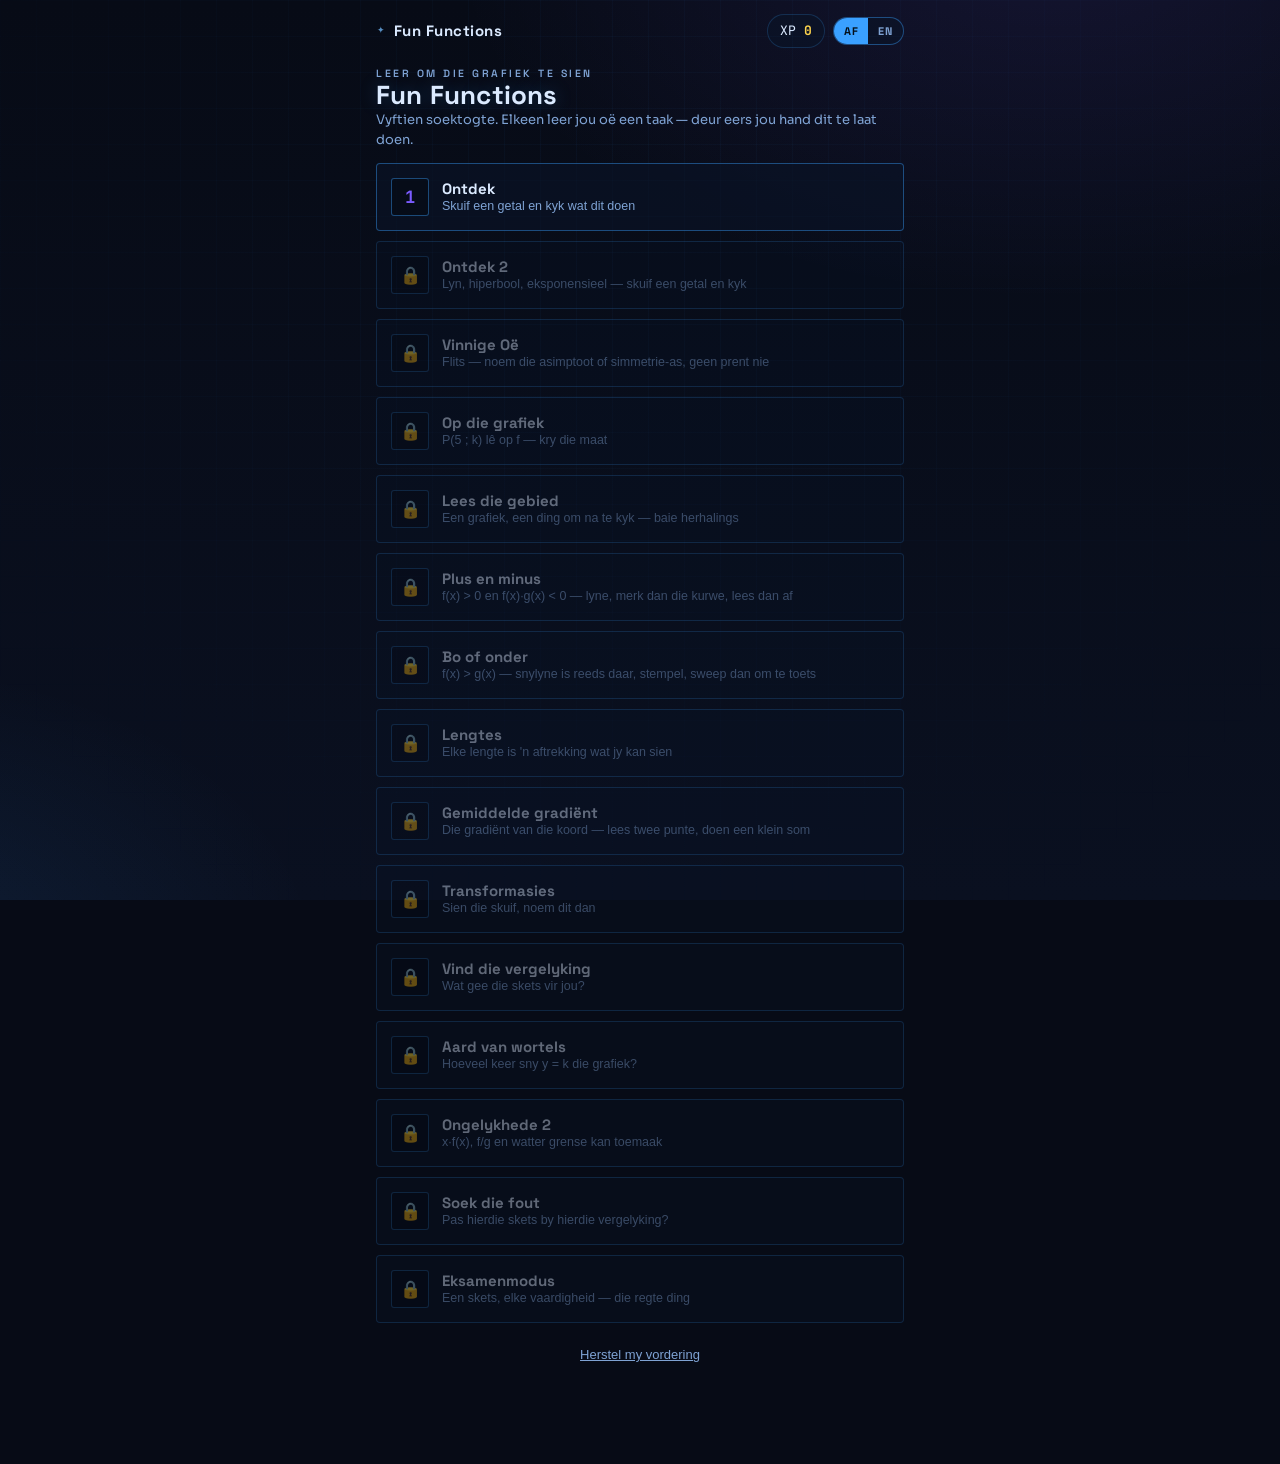
<file: index.html>
<!doctype html>
<html lang="af">
<head>
<meta charset="utf-8">
<meta name="viewport" content="width=device-width,initial-scale=1,viewport-fit=cover">
<meta name="theme-color" content="#070b16">
<title>Fun Functions</title>
<link rel="manifest" href="./manifest.json">
<link rel="icon" href="./icons/icon-192.png">
<link rel="apple-touch-icon" href="./icons/icon-192.png">
<link rel="preconnect" href="https://fonts.googleapis.com">
<link rel="preconnect" href="https://fonts.gstatic.com" crossorigin>
<link href="https://fonts.googleapis.com/css2?family=Space+Grotesk:wght@500;600;700&family=Sora:wght@400;500;600&family=JetBrains+Mono:wght@400;700&display=swap" rel="stylesheet">
<link rel="stylesheet" href="./css/styles.css">
<link rel="stylesheet" href="./css/standalone.css">
</head>
<!-- css/styles.css is scoped under .ff-root so the app can be mounted
     inside another page; the standalone simply makes its own <body> that
     root. css/standalone.css adds the page chrome (html/body background,
     the grid overlay, full height) that only a page-owning copy wants. -->
<body class="ff-root">
  <div id="chrome" class="chrome"></div>
  <div id="app" class="ff-app"><div class="view"><div class="muted">Laai…</div></div></div>
  <script type="module" src="./js/app.js"></script>
</body>
</html>
</file>
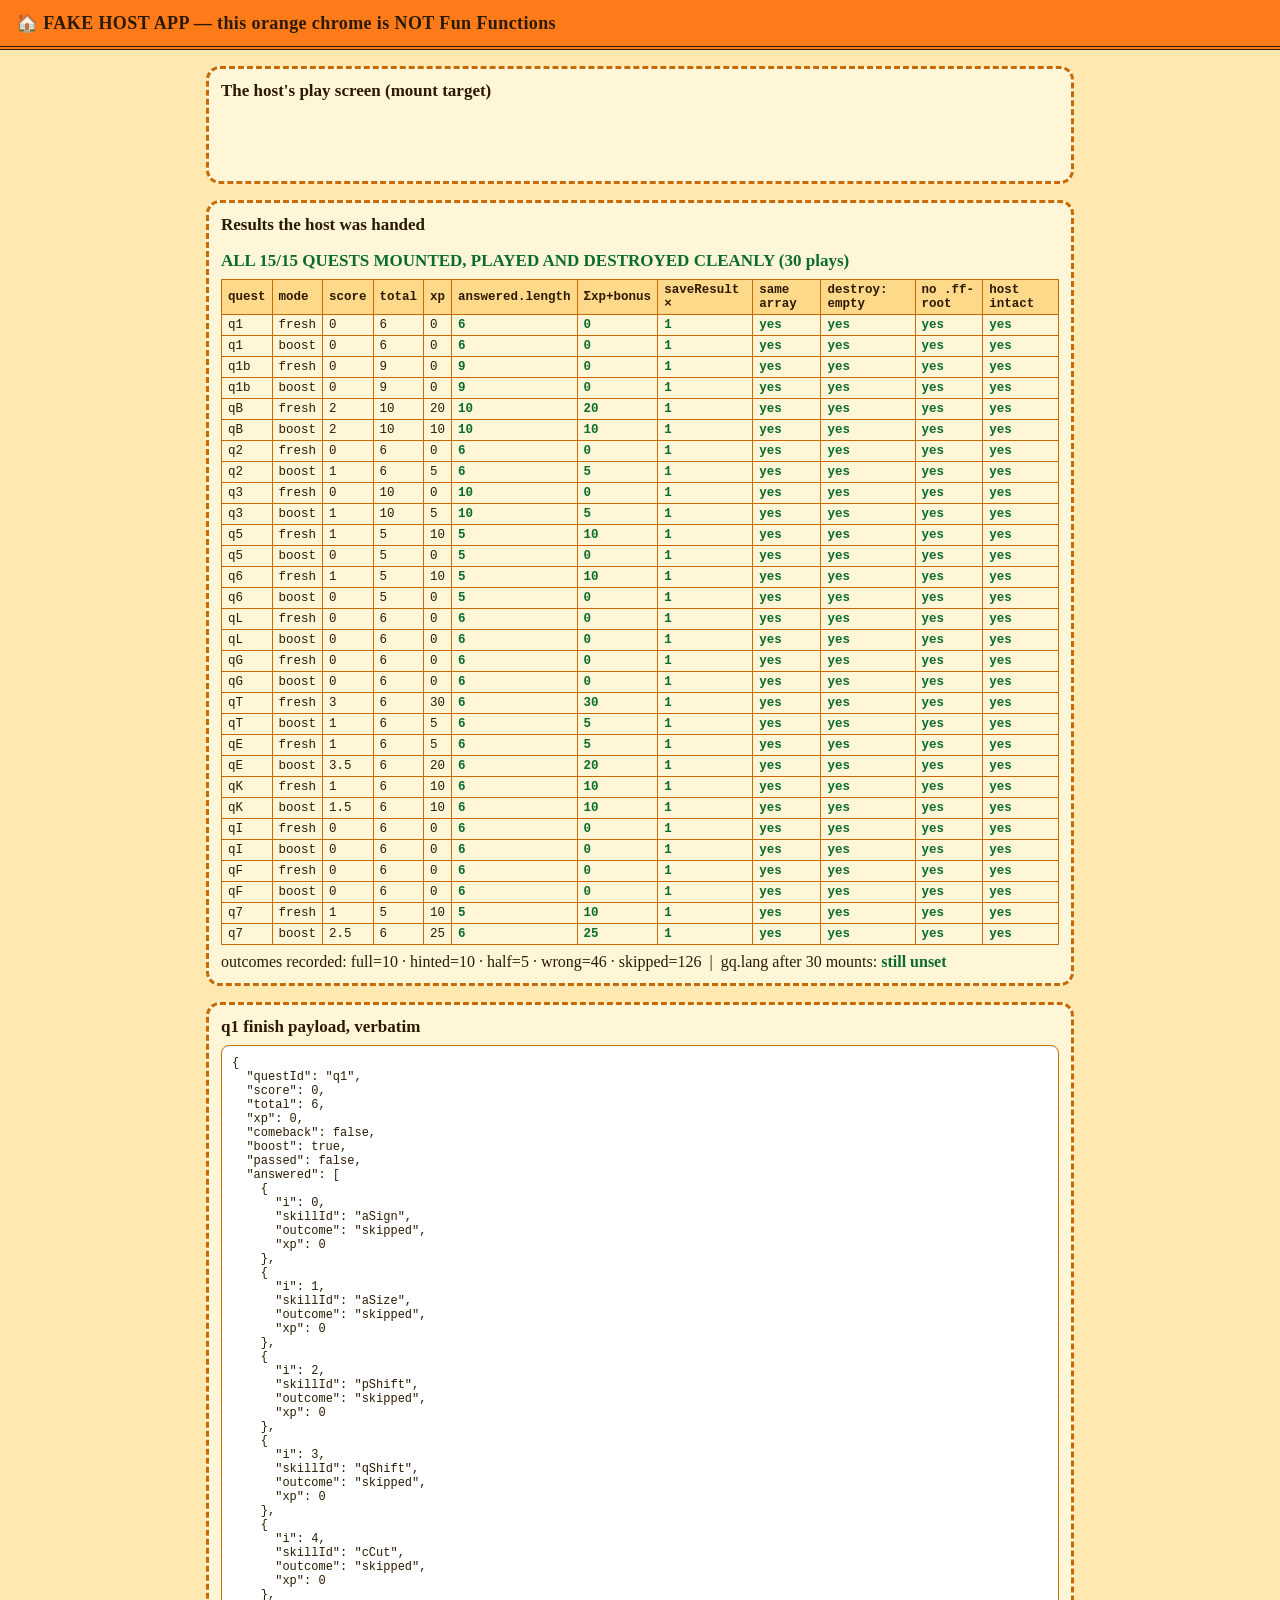
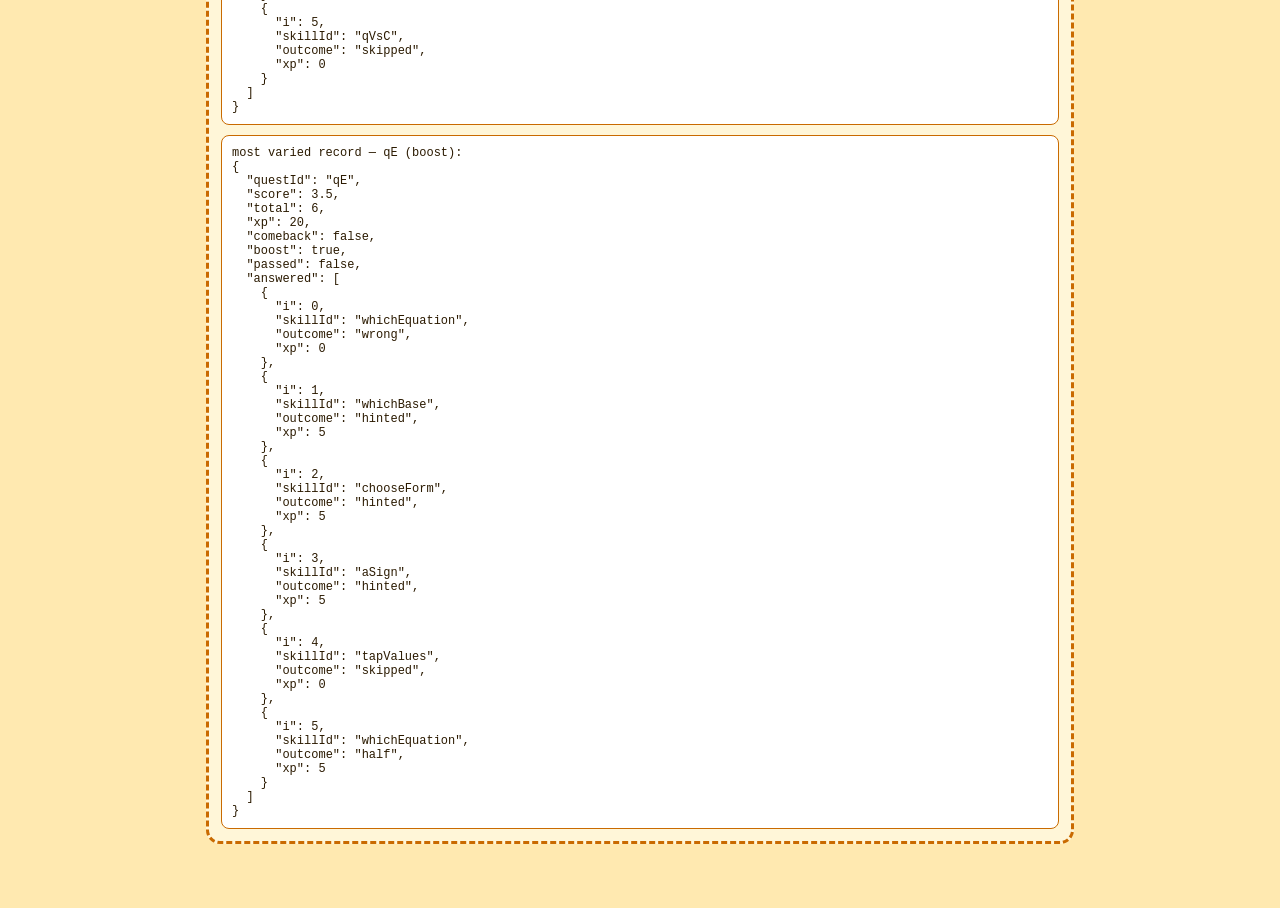
<file: mount-test.html>
<!doctype html>
<html lang="en">
<head>
<meta charset="utf-8">
<meta name="viewport" content="width=device-width,initial-scale=1">
<title>Fun Functions — mount test</title>
<!-- ONLY css/styles.css. No standalone.css, and <body> is deliberately NOT
     .ff-root: this page pretends to be a foreign host app, so anything the
     app paints outside its own root will show up as an ugly clash. -->
<link rel="stylesheet" href="./css/styles.css">
<style>
  /* the fake host's own look — loud on purpose, and nothing here shares a
     class name with the app, so a leak is visible instead of subtle */
  :root{ --host-ink:#2b1a00; --host-paper:#ffe9b0; }
  *{box-sizing:border-box}
  body{margin:0;font-family:Georgia,"Times New Roman",serif;background:var(--host-paper);color:var(--host-ink)}
  .hosthead{position:sticky;top:0;z-index:5;background:#ff7a18;color:#2b1a00;padding:12px 16px;
    font-weight:700;font-size:18px;letter-spacing:.4px;border-bottom:4px double #2b1a00}
  .hostwrap{max-width:900px;margin:0 auto;padding:16px}
  .hostcard{background:#fff6d8;border:3px dashed #c96a00;border-radius:14px;padding:12px;margin-bottom:16px}
  .hostcard h2{font-size:17px;margin:0 0 8px}
  #slot{min-height:60px}
  pre{white-space:pre-wrap;word-break:break-word;font-family:ui-monospace,Consolas,monospace;font-size:12px;
    background:#fff;border:1px solid #c96a00;border-radius:8px;padding:10px;margin:0}
  table{border-collapse:collapse;width:100%;font-size:12.5px;font-family:ui-monospace,Consolas,monospace}
  th,td{border:1px solid #c96a00;padding:3px 6px;text-align:left}
  th{background:#ffd98a}
  .ok{color:#0a6b2e;font-weight:700} .no{color:#a10021;font-weight:700}
  #sum{font-size:17px;font-weight:700;padding:8px 0}
</style>
</head>
<body>
  <div class="hosthead">🏠 FAKE HOST APP — this orange chrome is NOT Fun Functions</div>
  <div class="hostwrap">
    <div class="hostcard">
      <h2>The host's play screen (mount target)</h2>
      <div id="slot"></div>
    </div>
    <div class="hostcard">
      <h2>Results the host was handed</h2>
      <div id="sum">running…</div>
      <div id="table"></div>
    </div>
    <div class="hostcard">
      <h2>q1 finish payload, verbatim</h2>
      <pre id="q1res">…</pre>
    </div>
  </div>

<script type="module">
import { QUESTS } from "./js/quests/index.js";
import { spyHost, playMounted } from "./mount-driver.js";

const slot = document.getElementById("slot");
const rows = [];
let bad = 0;
const tally = { full: 0, hinted: 0, half: 0, wrong: 0, skipped: 0 };

const cell = (ok, txt) => `<span class="${ok ? "ok" : "no"}">${txt}</span>`;

/* the mount is told a language and must NOT remember it: blipwork's
   learners never see our toggle, and gq.lang lives in a shared origin */
localStorage.removeItem("gq.lang");
let langLeak = false;

/* every quest twice: a clean profile, then one that has already failed
   twice (Boost on — auto-hints and second chances), so the record's five
   outcomes all get walked instead of just "wrong" and "skipped" */
const PLAYS = [];
QUESTS.forEach((q) => {
  PLAYS.push({ q, mode: "fresh", startProfile: { xp: 0, quests: {}, met: {} } });
  PLAYS.push({ q, mode: "boost", startProfile: { xp: 0, met: {},
    quests: { [q.id]: { best: 0, total: 0, plays: 2, done: false } } } });
});

for (const play of PLAYS) {
  const q = play.q;
  const host = spyHost({ questId: q.id, lang: "en", semicircles: false, startProfile: play.startProfile });
  const { res, calls, handle, stuck } = await playMounted(slot, host);
  if (localStorage.getItem("gq.lang") !== null) langLeak = true;

  const row = { id: q.id, mode: play.mode, res, calls, stuck };
  if (!res) { bad++; rows.push(row); continue; }
  res.answered.forEach((a) => { tally[a.outcome] = (tally[a.outcome] || 0) + 1; });

  const sumXp = res.answered.reduce((a, r) => a + r.xp, 0);
  const identity = sumXp + (res.comeback ? 40 : 0) === res.xp;
  const lenOK = res.answered.length === res.total;
  const saveOnce = calls.saveResult.length === 1;
  const sameArr = saveOnce && calls.saveResult[0].answered === res.answered;

  /* the mount must not have leaked into the host page */
  const strayRoot = document.querySelectorAll(".ff-root").length;
  handle.destroy();
  const emptied = slot.children.length === 0 && slot.innerHTML === "";
  const noRootLeft = document.querySelectorAll(".ff-root").length === 0;
  /* the host's own chrome is still exactly what it was */
  const hostIntact = getComputedStyle(document.body).fontFamily.includes("Georgia");

  Object.assign(row, {
    sumXp, identity, lenOK, saveOnce, sameArr, emptied, noRootLeft, hostIntact,
    strayRoot,
  });
  if (!(identity && lenOK && saveOnce && sameArr && emptied && noRootLeft && hostIntact
        && strayRoot === 1 && !stuck)) bad++;
  rows.push(row);

  if (q.id === "q1" && play.mode === "boost") {
    document.getElementById("q1res").textContent = JSON.stringify(res, null, 2);
  }
}

if (langLeak) bad++;

document.getElementById("table").innerHTML =
  `<table><tr><th>quest</th><th>mode</th><th>score</th><th>total</th><th>xp</th>
   <th>answered.length</th><th>Σxp+bonus</th><th>saveResult ×</th><th>same array</th>
   <th>destroy: empty</th><th>no .ff-root</th><th>host intact</th></tr>` +
  rows.map((r) => r.res
    ? `<tr><td>${r.id}</td><td>${r.mode}</td><td>${r.res.score}</td><td>${r.res.total}</td><td>${r.res.xp}</td>
        <td>${cell(r.lenOK, r.res.answered.length)}</td>
        <td>${cell(r.identity, r.sumXp + (r.res.comeback ? 40 : 0))}</td>
        <td>${cell(r.saveOnce, r.calls.saveResult.length)}</td>
        <td>${cell(r.sameArr, r.sameArr ? "yes" : "NO")}</td>
        <td>${cell(r.emptied, r.emptied ? "yes" : "NO")}</td>
        <td>${cell(r.noRootLeft, r.noRootLeft ? "yes" : "NO")}</td>
        <td>${cell(r.hostIntact, r.hostIntact ? "yes" : "NO")}</td></tr>`
    : `<tr><td>${r.id}</td><td>${r.mode}</td><td colspan="10" class="no">never finished (stuck=${r.stuck})</td></tr>`)
    .join("") + `</table>`
  + `<div style="margin-top:8px">outcomes recorded: `
  + Object.entries(tally).map(([k, v]) => `${k}=${v}`).join(" · ")
  + ` &nbsp;|&nbsp; gq.lang after ${rows.length} mounts: `
  + cell(!langLeak, langLeak ? "WRITTEN (leak)" : "still unset") + `</div>`;

document.getElementById("sum").innerHTML = bad === 0
  ? `<span class="ok">ALL 15/15 QUESTS MOUNTED, PLAYED AND DESTROYED CLEANLY (${rows.length} plays)</span>`
  : `<span class="no">${bad} of ${rows.length} plays failed</span>`;
/* the richest payload seen — the one worth reading when the record is
   the thing under review */
const rich = rows.filter((r) => r.res)
  .sort((a, b) => new Set(b.res.answered.map((x) => x.outcome)).size
                - new Set(a.res.answered.map((x) => x.outcome)).size)[0];
if (rich) {
  const pre = document.createElement("pre");
  pre.style.marginTop = "10px";
  pre.textContent = `most varied record — ${rich.id} (${rich.mode}):\n`
    + JSON.stringify(rich.res, null, 2);
  document.getElementById("q1res").after(pre);
}

window.__mountTest = {
  plays: rows.length, quests: new Set(rows.map((r) => r.id)).size, bad, tally, langLeak,
  rich: rich ? { id: rich.id, mode: rich.mode, res: rich.res } : null,
};
</script>
</body>
</html>
</file>
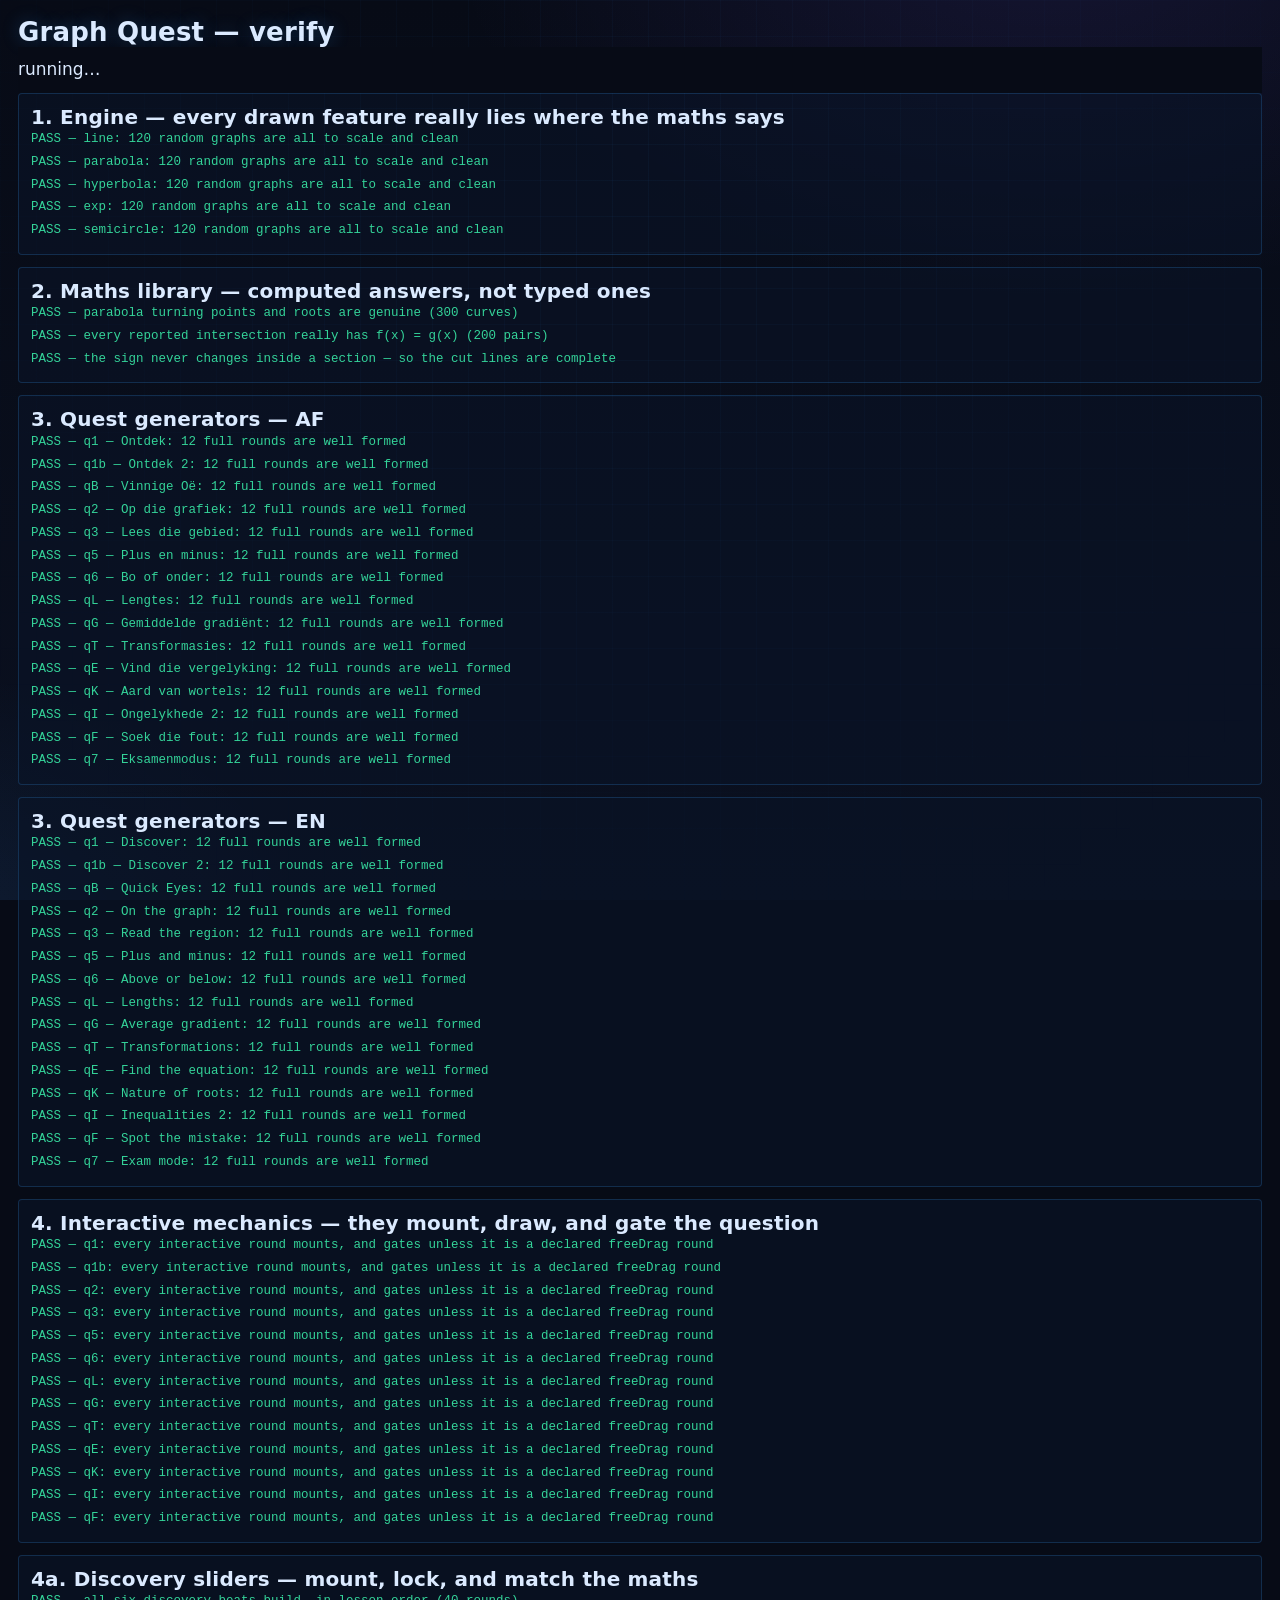
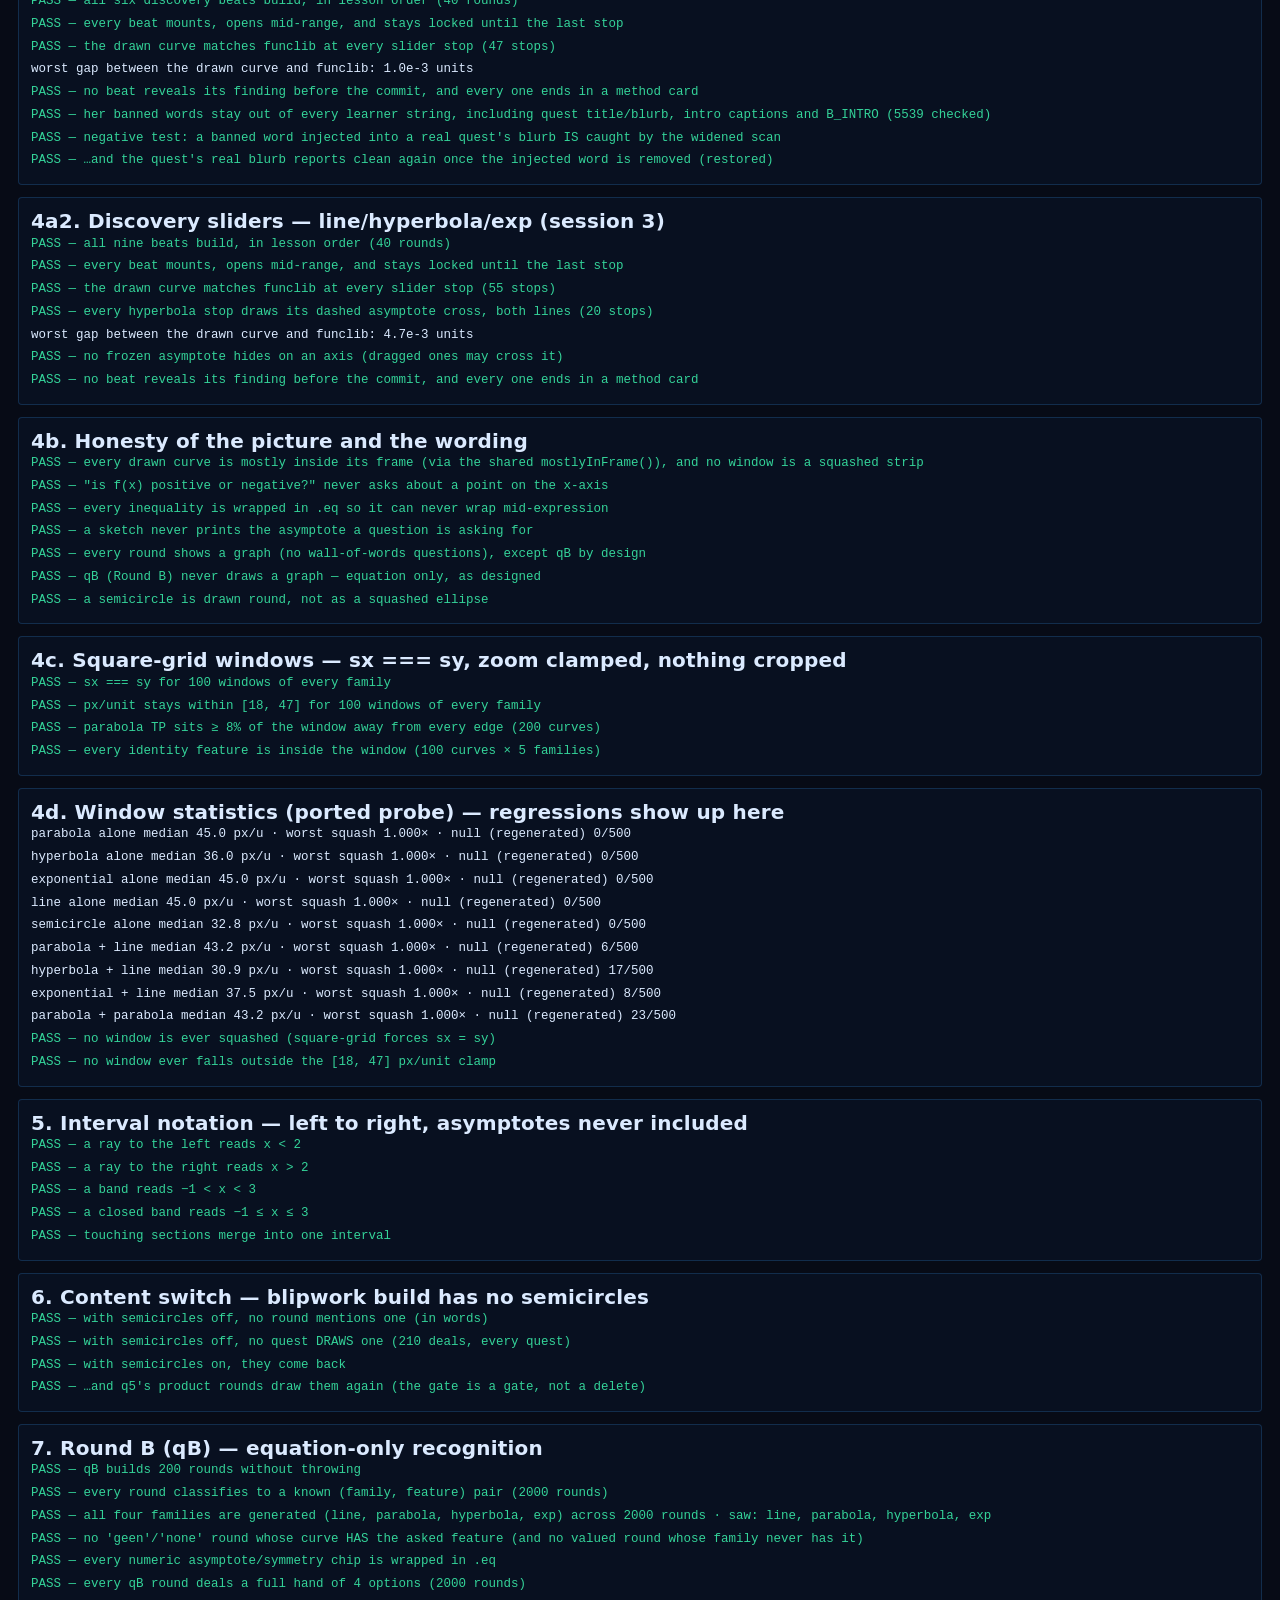
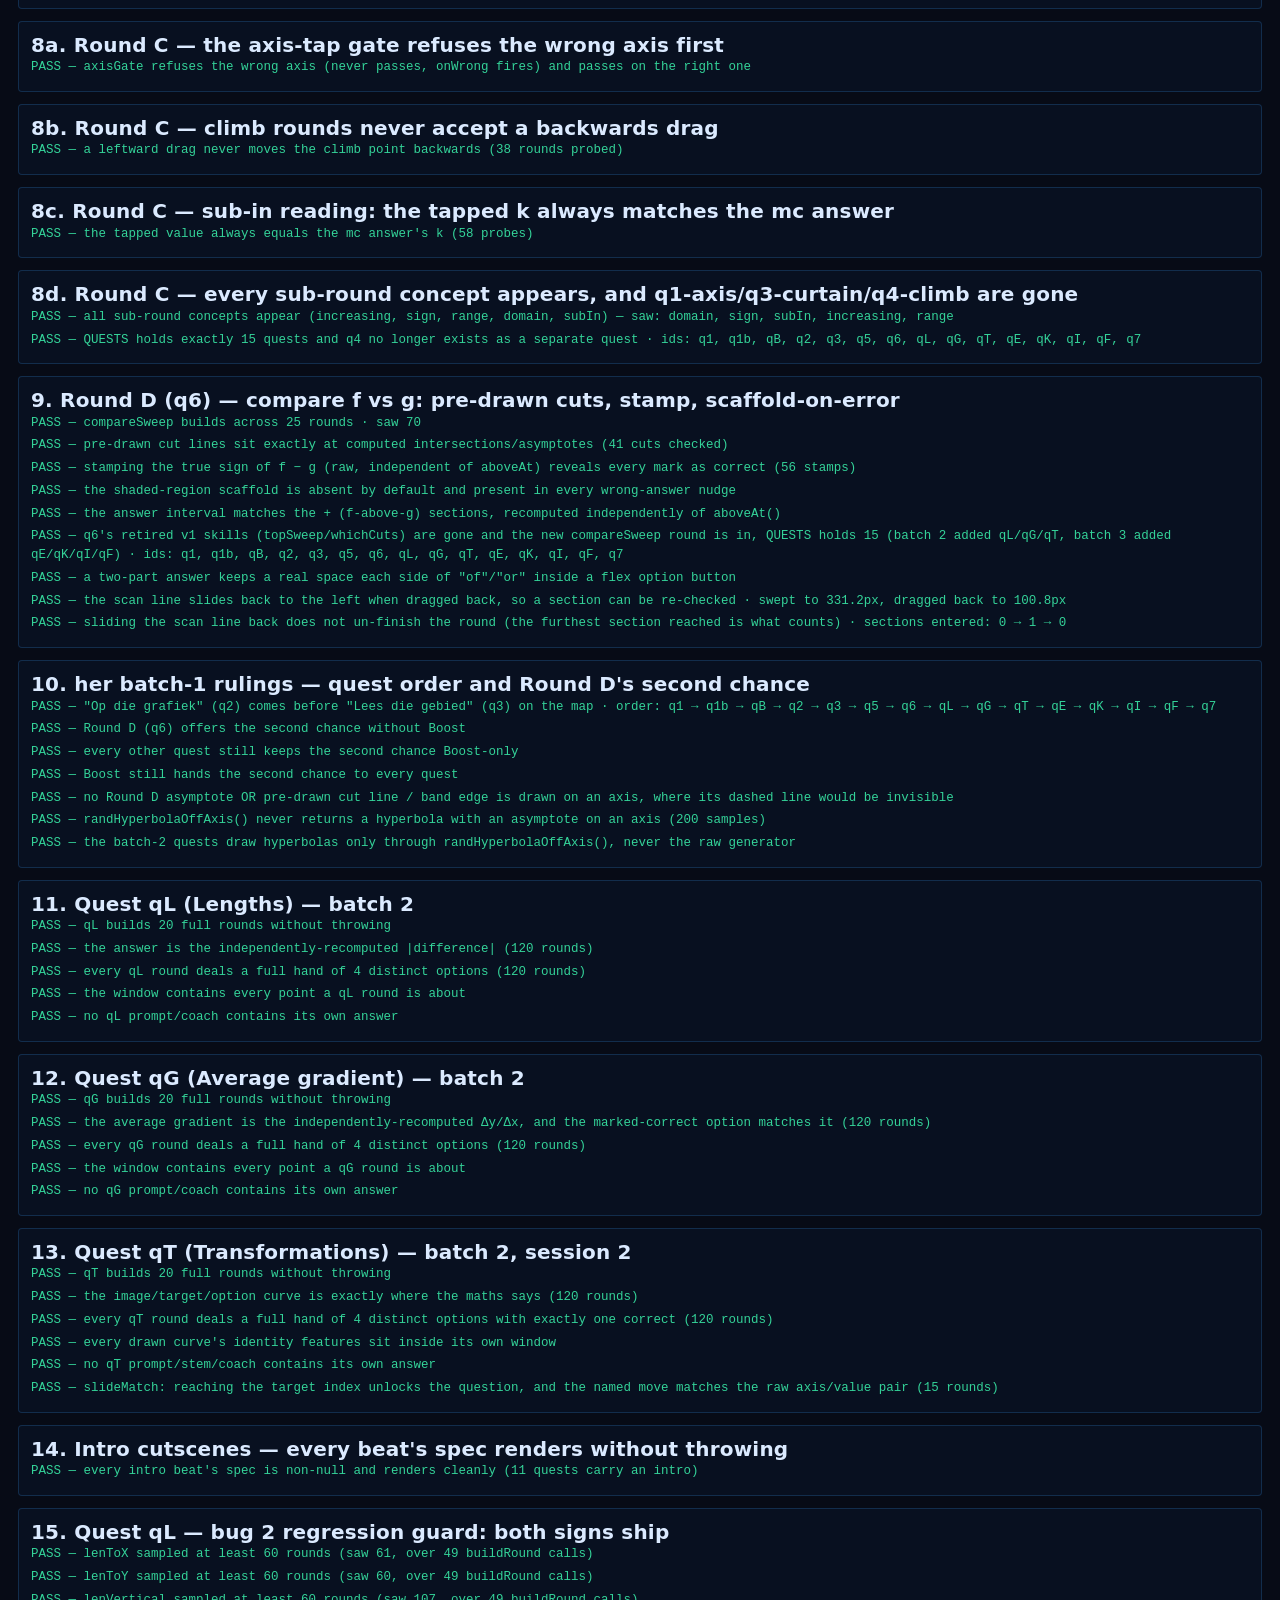
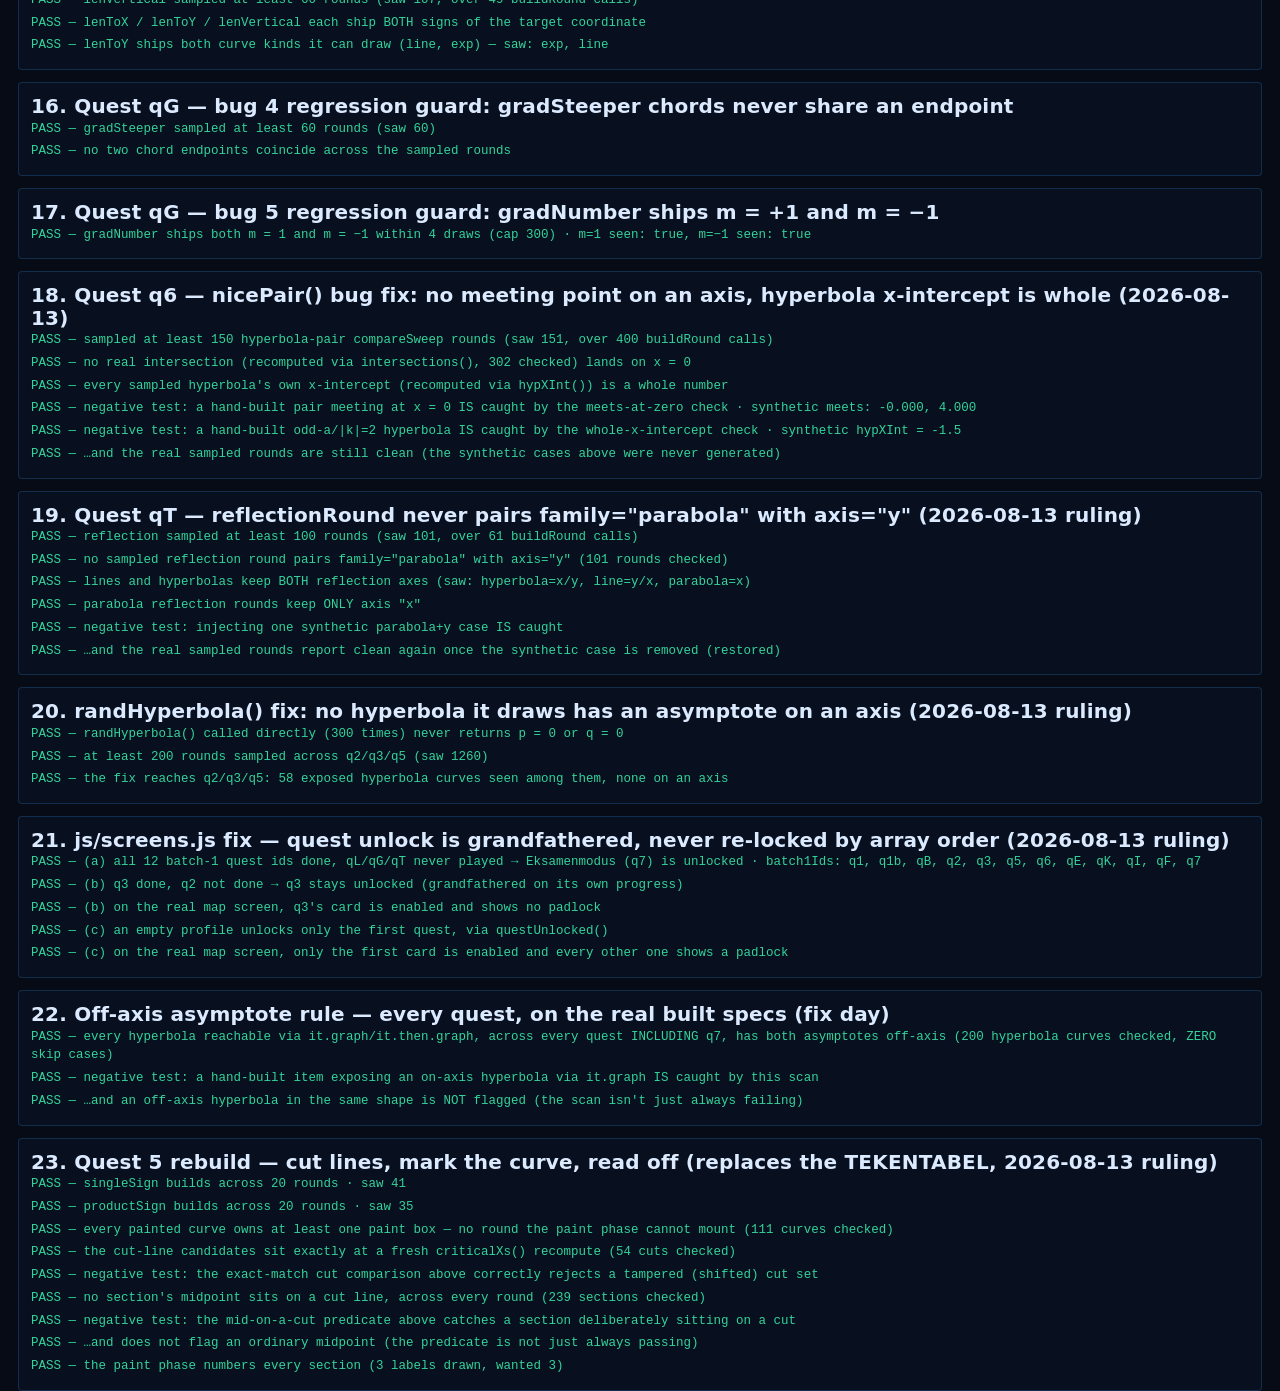
<file: verify.html>
<!doctype html>
<html lang="en">
<head>
<meta charset="utf-8">
<meta name="viewport" content="width=device-width,initial-scale=1">
<title>Graph Quest — verify</title>
<link rel="stylesheet" href="./css/styles.css">
<link rel="stylesheet" href="./css/standalone.css">
<style>
  /* css/styles.css is scoped under .ff-root now (§32a), so the harness
     page makes its own <body> that root — same as index.html does — and
     everything below keeps the tokens it always had. */
  body.ff-root{padding:18px}
  .grp{border:1px solid var(--brd);border-radius:4px;padding:12px;margin-bottom:12px;background:var(--panel)}
  .ok{color:var(--good)} .no{color:var(--bad)}
  .line{font-family:var(--font-num);font-size:12.5px;padding:2px 0}
  h2{margin-bottom:8px}
  #sum{position:sticky;top:0;background:var(--bg);padding:10px 0;font-size:17px;font-family:var(--font-display);z-index:2}
</style>
</head>
<body class="ff-root">
<h1>Graph Quest — verify</h1>
<div id="sum">running…</div>
<div id="out"></div>

<script type="module">
import { QUESTS, buildRound, setSemicircles, getQuest } from "./js/quests/index.js";
import { secondChanceAllowed, optionsNeedOneColumn, COMEBACK as XP_COMEBACK, peekSession } from "./js/play.js";
/* §32 — the mount seam (Part 1 of the blipwork migration) */
import { chooseBackend, LocalBackend, HostBackend } from "./js/backend.js";
import { spyHost, playMounted } from "./mount-driver.js";
/* §33 — the look-back sheet drives a mount by hand, one item at a time,
   which the all-the-way-to-the-end driver cannot do */
import { mountFunFunctions } from "./js/mount.js";
import { questUnlocked, mapScreen, B_INTRO } from "./js/screens.js";
import {
  verifyFunction, renderFunction, computeFunction,
  curveLabelBox, labelBoxHitsCurve, axisLetters, FAINT,
} from "./js/engine/function-graph.js";
import { axisGate, sweep, trailSweep } from "./js/engine/interactive.js";
import { mountKeypad } from "./js/engine/keypad.js";
import { L, UI, setLang } from "./js/i18n.js";
import { fmtComma, near } from "./js/check.js";
import {
  makeFn, criticalXs, sections, signAt, intersections, paraTP, paraStd, paraRoots,
  makeFn as mf, intervalStr, mergeSections, joinIntervals,
  lengthBetween, avgGradient, gradientStr, eqStr, eqTPStr, EQ, hypXInt,
  xIntercepts, vAsymptotes, lineXInt,
  aboveAt, C, ptStr, domainStr, rangeStr, expXInt, paraYInt, isInt,
} from "./js/funclib.js";
/* batch 3 session 5 (§30) — exam mode's own rebuild checks */
import { TECHOK, SHAPES as EXAM_SHAPES } from "./js/quests/q7-exam.js";
import { eqStrFor as tEqStrFor, shifted as tShifted, deltaFor as tDeltaFor } from "./js/quests/qT-transform.js";
import {
  specFor, randParabola, randHyperbola, randExp, randLine, randSemicircle,
  windowFor, features, asymOnAxis, randHyperbolaOffAxis, mostlyInFrame,
  curveLabelsClash,
} from "./js/quests/_graphs.js";
import { answerString } from "./js/quests/_intervals.js";
import {
  featureDiff, namedFeatures, faultGap, eqOf as faultEqOf,
  KINDS as FAULT_KINDS, FEATURE_KEYS as FAULT_FEATURE_KEYS,
} from "./js/quests/_fault.js";

const out = document.getElementById("out");
let pass = 0, fail = 0;
const group = (title) => {
  const g = document.createElement("div"); g.className = "grp";
  g.innerHTML = `<h2>${title}</h2>`; out.appendChild(g); return g;
};
function check(g, label, ok, extra = "") {
  if (ok) pass++; else fail++;
  const d = document.createElement("div");
  d.className = "line " + (ok ? "ok" : "no");
  d.textContent = `${ok ? "PASS" : "FAIL"} — ${label}${extra ? "  ·  " + extra : ""}`;
  g.appendChild(d);
  return ok;
}
function info(g, text) {
  const d = document.createElement("div");
  d.className = "line";
  d.textContent = text;
  g.appendChild(d);
}

const BAD = /NaN|undefined|Infinity|null/;
/* render like the app does: drop the tags, then decode the entities
   (&lt; is a real "<" to the learner, so the tests must see one too) */
const decoder = document.createElement("textarea");
function strip(h) {
  decoder.innerHTML = String(h).replace(/<[^>]*>/g, "");
  return decoder.value;
}

/* ---------- 1. the engine's own honesty checks ---------- */
{
  const g = group("1. Engine — every drawn feature really lies where the maths says");
  const builders = [
    ["line", () => randLine()], ["parabola", () => randParabola()],
    ["hyperbola", () => randHyperbola()], ["exp", () => randExp()],
    ["semicircle", () => randSemicircle()],
  ];
  builders.forEach(([name, make]) => {
    let bad = 0, worst = "";
    for (let i = 0; i < 120; i++) {
      const cv = make();
      const spec = specFor([cv], { ticks: "labels", labels: ["f"] });
      const res = verifyFunction(spec);
      const f = res.filter((r) => !r.ok);
      if (f.length) { bad++; worst = f[0].label; }
      const svg = renderFunction(spec);
      if (BAD.test(svg.replace(/class="[^"]*"/g, ""))) { bad++; worst = "NaN/undefined in the SVG"; }
    }
    check(g, `${name}: 120 random graphs are all to scale and clean`, bad === 0, bad ? `${bad} bad · ${worst}` : "");
  });
}

/* ---------- 2. maths library sanity ---------- */
{
  const g = group("2. Maths library — computed answers, not typed ones");
  let ok = true, why = "";
  for (let i = 0; i < 300; i++) {
    const cv = randParabola();
    const tp = paraTP(cv), f = makeFn(cv);
    /* the turning point is really the lowest/highest value nearby */
    const a = f(tp.x - 0.7), b = f(tp.x + 0.7), v = f(tp.x);
    const opens = a > v && b > v, closes = a < v && b < v;
    if (!opens && !closes) { ok = false; why = "turning point is not a turn"; break; }
    paraRoots(cv).forEach((r) => { if (Math.abs(f(r)) > 1e-6) { ok = false; why = "root is not a root"; } });
  }
  check(g, "parabola turning points and roots are genuine (300 curves)", ok, why);

  ok = true; why = "";
  for (let i = 0; i < 200; i++) {
    const A = randParabola(), Bc = randLine();
    const win = windowFor([A, Bc]);
    if (!win) continue;                    // a rare infeasible pair — not this check's concern
    const xs = intersections(A, Bc, win.xmin, win.xmax);
    const fa = makeFn(A), fb = makeFn(Bc);
    xs.forEach((x) => { if (Math.abs(fa(x) - fb(x)) > 1e-4) { ok = false; why = `f−g = ${fa(x) - fb(x)} at x=${x}`; } });
  }
  check(g, "every reported intersection really has f(x) = g(x) (200 pairs)", ok, why);

  ok = true; why = "";
  for (let i = 0; i < 200; i++) {
    const cv = randHyperbola();
    const win = windowFor([cv]);
    const cuts = criticalXs([cv], win.xmin, win.xmax);
    const secs = sections(cuts, win.xmin, win.xmax);
    /* the sign must be constant across a whole section */
    secs.forEach((s) => {
      const probes = [0.15, 0.5, 0.85].map((t) => s.x0 + t * (s.x1 - s.x0));
      const sgns = probes.map((x) => signAt(cv, x)).filter((v) => v !== null && v !== 0);
      if (new Set(sgns).size > 1) { ok = false; why = `sign flips inside a section (${s.x0}…${s.x1})`; }
    });
  }
  check(g, "the sign never changes inside a section — so the cut lines are complete", ok, why);
}

/* ---------- 3. every quest generator, in both languages ---------- */
for (const lang of ["af", "en"]) {
  setLang(lang);
  const g = group(`3. Quest generators — ${lang.toUpperCase()}`);
  for (const q of QUESTS) {
    let bad = 0, why = "";
    for (let rep = 0; rep < 12; rep++) {
      let items = [];
      try { items = buildRound(q.id); } catch (e) { bad++; why = "threw: " + e.message; break; }
      /* a buildAll quest (exam mode) hands back one whole sketch, so its
         length is however many sub-questions that sketch has */
      const wantLen = q.buildAll ? items.length >= 4 : items.length === q.rounds;
      if (!wantLen) { bad++; why = `built ${items.length} (rounds=${q.rounds})`; break; }
      /* one sketch per exam round — compared by CONTENT, since a question may
         legitimately hand out a variant (e.g. asymptote labels stripped).
         Only the exam kind promises this: the discovery quest also builds a
         whole round at once, but every beat there is its own picture. */
      const sketchKey = (s) => JSON.stringify([s.win, s.curves.map((c) => [c.kind, c.a, c.b, c.p, c.q, c.c, c.r])]);
      if (q.oneSketch && !items.every((it) => sketchKey(it.graph) === sketchKey(items[0].graph))) {
        bad++; why = "exam round mixes more than one sketch"; break;
      }
      for (const it of items) {
        const mcq = it.type === "interactive" ? it.then : it;
        if (it.type === "interactive" && !it.build) { bad++; why = "interactive without build()"; break; }
        if (!mcq) continue;
        /* a keypad round (qK's R2 kiss, batch 3 session 2 keypad amendment)
           has no discrete options — it is checked on its own numeric
           answer, prompt and graph honesty instead of the option-list rules
           below, which assume a tappable set of buttons. Checked on mcq
           (the shape actually being asked), not it — an interactive round
           whose `then` is a keypad (R2, since her 2026-08-21 evening
           ruling) has it.type "interactive" and mcq.type "kp". */
        if (mcq.type === "kp") {
          const ptext = strip(L(mcq.prompt || it.prompt || ""));
          if (BAD.test(ptext) || !ptext.trim()) { bad++; why = "bad prompt: " + ptext; break; }
          if (!strip(L(mcq.answerLabel || "")).trim()) { bad++; why = "empty answerLabel"; break; }
          if (!Number.isFinite(mcq.correct)) { bad++; why = "kp round has no numeric correct value"; break; }
          if (mcq.graph) {
            const f = verifyFunction(mcq.graph).filter((r) => !r.ok);
            if (f.length) { bad++; why = "graph not honest: " + f[0].label; break; }
          }
          continue;
        }
        const labels = mcq.options.map((o) => strip(L(o.label)));
        if (mcq.options.filter((o) => o.correct).length !== 1) { bad++; why = "not exactly one correct option"; break; }
        if (new Set(labels).size !== labels.length) { bad++; why = "duplicate options: " + labels.join(" | "); break; }
        if (labels.some((s) => BAD.test(s) || !s.trim())) { bad++; why = "bad option text: " + labels.join(" | "); break; }
        const ptext = strip(L(mcq.prompt || it.prompt || ""));
        if (BAD.test(ptext) || !ptext.trim()) { bad++; why = "bad prompt: " + ptext; break; }
        if (!strip(L(mcq.answerLabel || "")).trim()) { bad++; why = "empty answerLabel"; break; }
        if (mcq.graph) {
          const f = verifyFunction(mcq.graph).filter((r) => !r.ok);
          if (f.length) { bad++; why = "graph not honest: " + f[0].label; break; }
        }
      }
      if (bad) break;
    }
    check(g, `${q.id} — ${strip(L(q.title))}: 12 full rounds are well formed`, bad === 0, why);
  }
}

/* ---------- 4. the interactive mechanics really mount ---------- */
{
  setLang("af");
  const g = group("4. Interactive mechanics — they mount, draw, and gate the question");
  const host = document.createElement("div");
  host.style.width = "360px";
  document.body.appendChild(host);
  host.style.position = "absolute"; host.style.left = "-9999px";

  for (const q of QUESTS) {
    /* fix day (2026-08-13): a single buildRound() draw can legitimately
       miss a low-weight interactive skill (qT's slideMatch is weight 1 of
       8, in a 6-round draw) — skipping this whole check on that unlucky
       draw is exactly what flipped the harness's grand total between two
       different numbers from one run to the next (fail always stayed 0).
       Keep drawing rounds until an interactive item turns up, capped so a
       quest that truly has none (qB, q7's fixed exam sheets) still
       terminates and is skipped — the same way, every single run. */
    let items = [];
    for (let draw = 0; draw < 40 && !items.length; draw++) {
      items = buildRound(q.id).filter((it) => it.type === "interactive");
    }
    if (!items.length) continue;
    let bad = 0, why = "";
    for (const it of items) {
      const box = document.createElement("div");
      host.appendChild(box);
      let unlocked = false;
      try {
        it.build(box, () => { unlocked = true; }, () => {}, () => {}, () => {});
      } catch (e) { bad++; why = `${it.skillId} threw: ${e.message}`; continue; }
      const svg = box.querySelector("svg");
      if (!svg) { bad++; why = `${it.skillId} drew no svg`; continue; }
      if (!svg.querySelector("path.fg-curve")) { bad++; why = `${it.skillId} drew no curve`; continue; }
      /* freeDrag rounds (qK's R2/R3/R4, her ruling 2026-08-21 evening) are
         a deliberate exception to "stays locked": the drag is a reading/
         exploring aid, not a gate, so unlocking immediately on mount is
         the CORRECT behaviour there, not a bug. Everything else must
         still gate exactly like R1 always has. */
      if (it.freeDrag) {
        if (!unlocked) { bad++; why = `${it.skillId} is freeDrag but did not reveal its answer surface on mount`; continue; }
      } else if (unlocked) {
        bad++; why = `${it.skillId} unlocked before the learner did anything`; continue;
      }
      if (!it.then) { bad++; why = `${it.skillId} has no follow-up question`; continue; }
    }
    check(g, `${q.id}: every interactive round mounts, and gates unless it is a declared freeDrag round`, bad === 0, why);
  }
  host.remove();
}

/* ---------- 4a. the discovery sliders (session 2) ----------
   The mechanic's three promises, tested rather than trusted:
   it mounts, it stays locked until the WHOLE range has been dragged,
   and at every single stop the curve on screen is the curve funclib
   describes. Plus the no-spoilers rule (Law 7) and her wording rulings. */
{
  setLang("af");
  const g = group("4a. Discovery sliders — mount, lock, and match the maths");
  const host = document.createElement("div");
  host.style.position = "absolute"; host.style.left = "-9999px"; host.style.width = "360px";
  document.body.appendChild(host);

  const mountBeat = (it) => {
    const box = document.createElement("div");
    host.appendChild(box);
    const fired = { n: 0 };
    const ctl = it.build(box, () => { fired.n++; }, () => {}, () => {}, () => {});
    return { box, ctl, fired };
  };
  /* read the drawn path back OUT of the SVG, run every point through the
     inverse transform, and compare it with funclib's own value: the
     picture on screen checked against the maths, not against a second
     copy of the drawing code */
  const curveOffBy = (box, spec) => {
    const gm = computeFunction(spec), f = mf(spec.curves[0]);
    const paths = [...box.querySelectorAll("path.fg-curve")];
    if (!paths.length) return Infinity;
    let worst = 0;
    paths.forEach((p) => {
      const nums = (p.getAttribute("d").match(/-?\d+(?:\.\d+)?/g) || []).map(Number);
      for (let i = 0; i + 1 < nums.length; i += 2) {
        const y = f(gm.xAt(nums[i]));
        if (!Number.isFinite(y)) continue;
        worst = Math.max(worst, Math.abs(y - gm.yAt(nums[i + 1])));
      }
    });
    return worst;
  };

  /* the lesson always arrives whole, and always in the same order */
  const ORDER = ["aSign", "aSize", "pShift", "qShift", "cCut", "qVsC"];
  let bad = 0, why = "";
  for (let rep = 0; rep < 40; rep++) {
    let items = [];
    try { items = buildRound("q1"); } catch (e) { bad++; why = "threw: " + e.message; break; }
    if (items.length !== ORDER.length) { bad++; why = `built ${items.length} beats`; break; }
    if (!items.every((it, i) => it.skillId === ORDER[i])) { bad++; why = "beats came out of lesson order"; break; }
    if (!items.every((it) => it.type === "interactive" && it.build && it.then)) {
      bad++; why = "a beat is not a gated interactive round"; break;
    }
  }
  check(g, "all six discovery beats build, in lesson order (40 rounds)", bad === 0, why);

  /* mounts, and the question stays shut until the last stop */
  bad = 0; why = "";
  buildRound("q1").forEach((it) => {
    let m;
    try { m = mountBeat(it); } catch (e) { bad++; why = `${it.skillId} threw: ${e.message}`; return; }
    const { box, ctl, fired } = m;
    if (!box.querySelector("svg path.fg-curve")) { bad++; why = `${it.skillId} drew no curve`; return; }
    if (!ctl || !Array.isArray(ctl.sliders) || !ctl.sliders.length) { bad++; why = `${it.skillId} handed back no slider`; return; }
    if (fired.n) { bad++; why = `${it.skillId} unlocked on mount`; return; }
    /* the opening stop is interior, so the walk below really does leave
       one stop unseen (and a learner always has somewhere to drag) */
    ctl.sliders.forEach((s, si) => {
      if (s.index() === 0 || s.index() === s.values().length - 1) {
        bad++; why = `${it.skillId} slider ${si} opens on an end stop`;
      }
    });
    const stops = [];
    ctl.sliders.forEach((s, si) => s.values().forEach((_, k) => stops.push([si, k])));
    stops.slice(0, -1).forEach(([si, k]) => ctl.sliders[si].setIndex(k));
    if (fired.n) { bad++; why = `${it.skillId} unlocked before the whole range was dragged`; return; }
    const [ls, lk] = stops[stops.length - 1];
    ctl.sliders[ls].setIndex(lk);
    if (fired.n !== 1) { bad++; why = `${it.skillId} fired done ${fired.n}× on completing the range`; }
  });
  check(g, "every beat mounts, opens mid-range, and stays locked until the last stop", bad === 0, why);

  /* the picture at every stop: square grid, readable zoom, honest, and
     exactly the curve funclib computes */
  bad = 0; why = "";
  let stopsChecked = 0, worstOff = 0;
  buildRound("q1").forEach((it) => {
    const { ctl } = mountBeat(it);
    ctl.sliders.forEach((s) => {
      const winKey = JSON.stringify(s.specs()[0].win);
      if (!s.specs().every((sp) => JSON.stringify(sp.win) === winKey)) {
        bad++; why = `${it.skillId}: the window changes mid-drag`;
      }
      s.values().forEach((v, k) => {
        if (Math.abs(v * 2 - Math.round(v * 2)) > 1e-9) { bad++; why = `${it.skillId}: stop ${v} is neither a whole number nor a half`; }
        s.setIndex(k);
        const spec = s.spec(), gm = computeFunction(spec);
        stopsChecked++;
        if (Math.abs(gm.sx - gm.sy) > 1e-6) { bad++; why = `${it.skillId}: sx ${gm.sx.toFixed(2)} ≠ sy ${gm.sy.toFixed(2)}`; }
        if (gm.sx < 18 || gm.sx > 47) { bad++; why = `${it.skillId}: ${gm.sx.toFixed(1)} px/unit`; }
        const f = verifyFunction(spec).filter((r) => !r.ok);
        if (f.length) { bad++; why = `${it.skillId}: ${f[0].label}`; }
        const off = curveOffBy(s.graph(), spec);
        worstOff = Math.max(worstOff, off);
        if (!(off <= 0.01)) { bad++; why = `${it.skillId}: drawn curve is ${off.toFixed(3)} off funclib`; }
      });
    });
  });
  check(g, `the drawn curve matches funclib at every slider stop (${stopsChecked} stops)`, bad === 0, why);
  info(g, `worst gap between the drawn curve and funclib: ${worstOff.toExponential(1)} units`);

  /* Law 7 — the app never states the finding before the learner commits */
  bad = 0; why = "";
  for (let rep = 0; rep < 10; rep++) {
    buildRound("q1").forEach((it) => {
      const said = strip(L(it.prompt || "")) + " " + strip(L(it.stem || "")) + " " + strip(L(it.coach || ""));
      const answer = strip(L(it.then.answerLabel || ""));
      if (answer && said.includes(answer)) { bad++; why = `${it.skillId} states its own finding up front`; }
      if (!Array.isArray(it.then.solution) || !it.then.solution.length) { bad++; why = `${it.skillId} has no method card`; }
      if (it.then.options.length < 3 || it.then.options.length > 4) { bad++; why = `${it.skillId} offers ${it.then.options.length} options`; }
    });
  }
  check(g, "no beat reveals its finding before the commit, and every one ends in a method card", bad === 0, why);

  /* her standing wording rulings, across every quest: the Afrikaans verb
     is "drag", never "sleep"; a sentence is a "sin", never a "frase".
     Widened, fix day (2026-08-13): the scan used to see only built-round
     strings and the i18n UI object — a banned word sitting in a quest's
     title/blurb, an intro cutscene caption, or a screens.js learner-facing
     literal (mapScreen's B_INTRO) could ship unnoticed. Now walked too. */
  bad = 0; why = "";
  const strings = [];
  const collect = (v) => { if (v != null) strings.push(strip(L(v))); };
  for (const q of QUESTS) {
    collect(q.title); collect(q.blurb);
    if (q.intro) q.intro.beats.forEach((b) => collect(b.cap));
    for (let rep = 0; rep < 4; rep++) {
      buildRound(q.id).forEach((it) => {
        [it.prompt, it.stem, it.coach, it.unlockMsg].forEach(collect);
        (it.hints || []).forEach(collect);
        const mcq = it.then || it;
        collect(mcq.prompt); collect(mcq.answerLabel);
        (mcq.options || []).forEach((o) => { collect(o.label); collect(o.misc); });
        (mcq.solution || []).forEach(collect);
        (mcq.hints || []).forEach(collect);
        collect(mcq.hint);
      });
    }
  }
  Object.values(UI).forEach(collect);
  collect(B_INTRO);        // screens.js's mapScreen() intro sentence
  /* the rest of her wording pass (2026-08-12), added after batch 2 session 2
     wrote "sywaarts" into a transformations hint: "sywaarts" → "links of
     regs", "hoegenaamd" → "op of af", and a hyperbola's branches are
     vlerkies — "tak"/"takke" is banned outright. */
  const BANNED = [
    [/\bsleep\b/i, 'use "trek", not "sleep"'],
    [/\bfrase\b/i, 'use "sin", not "frase"'],
    [/\bsywaarts\b/i, 'use "links of regs", not "sywaarts"'],
    [/\bhoegenaamd\b/i, 'use "op of af", not "hoegenaamd"'],
    /* \btak(ke)?\b, not \btakke?\b — the old pattern parsed as "takk" +
       optional "e" and never matched the SINGULAR "tak" (session 3's
       negative test caught it, foreman fix 2026-08-13) */
    [/\btak(ke)?\b/i, 'a hyperbola has "vlerkies" — "tak/takke" is banned'],
    /* her playtest corrections, 2026-08-13 (Transformasies): reflections are
       the reflekteer-family, never spieël-anything or "omgeflip"; a solid
       curve is a "soliede lyn/grafiek", never "vol"; a round of play is a
       "rondte", never "ronde". */
    [/spie[eë]l/i, 'use "refleksie/gereflekteer(de)", never the spieël-family'],
    [/\bomgeflip\b/i, 'use "gereflekteer", not "omgeflip"'],
    [/\bvol (lyn|grafiek)\b/i, 'use "soliede lyn/grafiek", not "vol"'],
    [/\bronde\b/i, 'a round of play is a "rondte", not a "ronde"'],
  ];
  strings.forEach((s) => {
    BANNED.forEach(([re, msg]) => { if (re.test(s)) { bad++; why = `${msg} — "${s.slice(0, 60)}"`; } });
  });
  check(g, `her banned words stay out of every learner string, including quest title/blurb, intro captions and B_INTRO (${strings.length} checked)`, bad === 0, why);

  /* negative test, exactly as briefed: temporarily inject a banned word
     into a REAL quest's blurb, confirm the widened scan (which now walks
     q.title/q.blurb) actually catches it, then restore the quest and
     confirm the real collected strings report clean again */
  {
    const victim = QUESTS[0];
    const originalBlurb = victim.blurb;
    const scanQuestFor = (q) => {
      const probe = [];
      const pc = (v) => { if (v != null) probe.push(strip(L(v))); };
      pc(q.title); pc(q.blurb);
      let found = false;
      probe.forEach((s) => BANNED.forEach(([re]) => { if (re.test(s)) found = true; }));
      return found;
    };
    victim.blurb = "jy moet die punt sleep na die regte plek";   // injects the banned "sleep"
    const caught = scanQuestFor(victim);
    victim.blurb = originalBlurb;                                 // restore immediately, before anything else reads it
    check(g, "negative test: a banned word injected into a real quest's blurb IS caught by the widened scan", caught === true);
    check(g, "…and the quest's real blurb reports clean again once the injected word is removed (restored)", scanQuestFor(victim) === false);
  }

  host.remove();
}

/* ---------- 4a2. Discovery sliders — line, hyperbola, exp (session 3) ----------
   The same three promises as 4a, walked headlessly for quest q1b: it
   mounts, it stays locked until the WHOLE range has been dragged, and at
   every stop the curve on screen is the curve funclib describes. Adds one
   more promise specific to this session: a hyperbola beat's dashed
   asymptote CROSS (both the x= and y= lines) is present at every stop —
   never just one of the two, never neither. */
{
  setLang("af");
  const g = group("4a2. Discovery sliders — line/hyperbola/exp (session 3)");
  const host = document.createElement("div");
  host.style.position = "absolute"; host.style.left = "-9999px"; host.style.width = "360px";
  document.body.appendChild(host);

  const mountBeat = (it) => {
    const box = document.createElement("div");
    host.appendChild(box);
    const fired = { n: 0 };
    const ctl = it.build(box, () => { fired.n++; }, () => {}, () => {}, () => {});
    return { box, ctl, fired };
  };
  /* like 4a's curveOffBy, but with one extra allowance measured directly
     (a debug walk of the hypQ beat pinned it exactly): a point that got
     CLIPPED at the frame edge is placed by intersectY()'s precise
     boundary crossing, then that pixel gets rounded to 2dp for the SVG
     (N() in function-graph.js). Recovering x from the rounded pixel and
     re-evaluating f(x) there does not reproduce ymin/ymax exactly when
     the curve is steep right at the clip (a hyperbola's elbow bend) —
     that is a property of clip-then-round, not a drawing error, so a
     point sitting on the frame boundary is excluded from this check the
     same way the engine itself treats a clip differently from a sampled
     point. */
  const curveOffBy = (box, spec) => {
    const gm = computeFunction(spec), f = mf(spec.curves[0]);
    const { ymin, ymax } = spec.win;
    const onBoundary = (y) => Math.abs(y - ymin) < 1e-3 || Math.abs(y - ymax) < 1e-3;
    const paths = [...box.querySelectorAll("path.fg-curve")];
    if (!paths.length) return Infinity;
    let worst = 0;
    paths.forEach((p) => {
      const nums = (p.getAttribute("d").match(/-?\d+(?:\.\d+)?/g) || []).map(Number);
      for (let i = 0; i + 1 < nums.length; i += 2) {
        const x = gm.xAt(nums[i]);
        const drawnY = gm.yAt(nums[i + 1]);
        if (onBoundary(drawnY)) continue;
        const y = f(x);
        if (!Number.isFinite(y)) continue;
        worst = Math.max(worst, Math.abs(y - drawnY));
      }
    });
    return worst;
  };

  const ORDER = ["lineSign", "lineSize", "lineC", "hypSign", "hypP", "hypQ", "expSide", "expB", "expQ"];
  let bad = 0, why = "";
  for (let rep = 0; rep < 40; rep++) {
    let items = [];
    try { items = buildRound("q1b"); } catch (e) { bad++; why = "threw: " + e.message; break; }
    if (items.length !== ORDER.length) { bad++; why = `built ${items.length} beats`; break; }
    if (!items.every((it, i) => it.skillId === ORDER[i])) { bad++; why = "beats came out of lesson order"; break; }
    if (!items.every((it) => it.type === "interactive" && it.build && it.then)) {
      bad++; why = "a beat is not a gated interactive round"; break;
    }
  }
  check(g, "all nine beats build, in lesson order (40 rounds)", bad === 0, why);

  bad = 0; why = "";
  buildRound("q1b").forEach((it) => {
    let m;
    try { m = mountBeat(it); } catch (e) { bad++; why = `${it.skillId} threw: ${e.message}`; return; }
    const { box, ctl, fired } = m;
    if (!box.querySelector("svg path.fg-curve")) { bad++; why = `${it.skillId} drew no curve`; return; }
    if (!ctl || !Array.isArray(ctl.sliders) || !ctl.sliders.length) { bad++; why = `${it.skillId} handed back no slider`; return; }
    if (fired.n) { bad++; why = `${it.skillId} unlocked on mount`; return; }
    ctl.sliders.forEach((s, si) => {
      if (s.index() === 0 || s.index() === s.values().length - 1) {
        bad++; why = `${it.skillId} slider ${si} opens on an end stop`;
      }
    });
    const stops = [];
    ctl.sliders.forEach((s, si) => s.values().forEach((_, k) => stops.push([si, k])));
    stops.slice(0, -1).forEach(([si, k]) => ctl.sliders[si].setIndex(k));
    if (fired.n) { bad++; why = `${it.skillId} unlocked before the whole range was dragged`; return; }
    const [ls, lk] = stops[stops.length - 1];
    ctl.sliders[ls].setIndex(lk);
    if (fired.n !== 1) { bad++; why = `${it.skillId} fired done ${fired.n}× on completing the range`; }
  });
  check(g, "every beat mounts, opens mid-range, and stays locked until the last stop", bad === 0, why);

  bad = 0; why = "";
  let stopsChecked = 0, worstOff = 0, hyperStopsChecked = 0;
  buildRound("q1b").forEach((it) => {
    const { ctl } = mountBeat(it);
    ctl.sliders.forEach((s) => {
      const winKey = JSON.stringify(s.specs()[0].win);
      if (!s.specs().every((sp) => JSON.stringify(sp.win) === winKey)) {
        bad++; why = `${it.skillId}: the window changes mid-drag`;
      }
      s.values().forEach((v, k) => {
        if (Math.abs(v * 2 - Math.round(v * 2)) > 1e-9) { bad++; why = `${it.skillId}: stop ${v} is neither a whole number nor a half`; }
        s.setIndex(k);
        const spec = s.spec(), gm = computeFunction(spec);
        stopsChecked++;
        if (Math.abs(gm.sx - gm.sy) > 1e-6) { bad++; why = `${it.skillId}: sx ${gm.sx.toFixed(2)} ≠ sy ${gm.sy.toFixed(2)}`; }
        if (gm.sx < 18 || gm.sx > 47) { bad++; why = `${it.skillId}: ${gm.sx.toFixed(1)} px/unit`; }
        const f = verifyFunction(spec).filter((r) => !r.ok);
        if (f.length) { bad++; why = `${it.skillId}: ${f[0].label}`; }
        const off = curveOffBy(s.graph(), spec);
        worstOff = Math.max(worstOff, off);
        if (!(off <= 0.01)) { bad++; why = `${it.skillId}: drawn curve is ${off.toFixed(3)} off funclib`; }
        /* the hyperbola's dashed asymptote CROSS — both lines, every stop */
        if (spec.curves[0].kind === "hyperbola") {
          hyperStopsChecked++;
          const xs = spec.asymptotes.filter((a) => a.of === 0 && a.x !== undefined);
          const ys = spec.asymptotes.filter((a) => a.of === 0 && a.y !== undefined);
          if (xs.length !== 1 || ys.length !== 1) {
            bad++; why = `${it.skillId}: asymptote cross incomplete (x:${xs.length} y:${ys.length})`;
          }
          const asymLines = s.graph().querySelectorAll("svg line.fg-asym");
          if (asymLines.length !== 2) { bad++; why = `${it.skillId}: SVG drew ${asymLines.length} dashed asymptote lines, wanted 2`; }
        }
      });
    });
  });
  check(g, `the drawn curve matches funclib at every slider stop (${stopsChecked} stops)`, bad === 0, why);
  check(g, `every hyperbola stop draws its dashed asymptote cross, both lines (${hyperStopsChecked} stops)`,
    hyperStopsChecked > 0 && bad === 0, why);
  info(g, `worst gap between the drawn curve and funclib: ${worstOff.toExponential(1)} units`);

  /* a FROZEN asymptote must never sit on an axis: at p = 0 or q = 0 the
     dashed line is drawn exactly on top of the solid axis and disappears
     into it, and the beat's "watch the cross" wording points at nothing
     (foreman review fix, session 3 — seen on the contact sheet). An
     asymptote the learner is DRAGGING may cross 0; one that is constant
     across every stop may not BE 0. */
  bad = 0; why = "";
  buildRound("q1b").forEach((it) => {
    const { ctl } = mountBeat(it);
    ctl.sliders.forEach((s) => {
      const perStop = s.specs().map((sp) => ({
        xs: (sp.asymptotes || []).filter((a) => a.x !== undefined).map((a) => a.x),
        ys: (sp.asymptotes || []).filter((a) => a.y !== undefined).map((a) => a.y),
      }));
      ["xs", "ys"].forEach((axis) => {
        const first = perStop[0][axis];
        first.forEach((v, idx) => {
          const constant = perStop.every((st) => st[axis][idx] === v);
          if (constant && v === 0) { bad++; why = `${it.skillId}: frozen asymptote sits on the axis (${axis === "xs" ? "x" : "y"} = 0)`; }
        });
      });
    });
  });
  check(g, "no frozen asymptote hides on an axis (dragged ones may cross it)", bad === 0, why);

  bad = 0; why = "";
  for (let rep = 0; rep < 10; rep++) {
    buildRound("q1b").forEach((it) => {
      const said = strip(L(it.prompt || "")) + " " + strip(L(it.stem || "")) + " " + strip(L(it.coach || ""));
      const answer = strip(L(it.then.answerLabel || ""));
      if (answer && said.includes(answer)) { bad++; why = `${it.skillId} states its own finding up front`; }
      if (!Array.isArray(it.then.solution) || !it.then.solution.length) { bad++; why = `${it.skillId} has no method card`; }
      if (it.then.options.length < 3 || it.then.options.length > 4) { bad++; why = `${it.skillId} offers ${it.then.options.length} options`; }
    });
  }
  check(g, "no beat reveals its finding before the commit, and every one ends in a method card", bad === 0, why);

  host.remove();
}

/* ---------- 4b. no question can lie or crop ---------- */
{
  setLang("af");
  const g = group("4b. Honesty of the picture and the wording");

  /* every curve of every generated graph must FIT the window it is drawn in.
     Fix day (2026-08-13): the ⅓-in-frame decision is now made by the ONE
     shared mostlyInFrame() helper (js/quests/_graphs.js, next to
     windowFor()) — the same function qT-transform.js's own generator
     calls — never a second private copy of the same maths. The percentage
     in the failure message is still computed locally, for a readable
     diagnostic only; it never drives the pass/fail decision.
     This loop already runs over every quest in QUESTS with no it.graph
     guard beyond "skip if absent" — now that qL/qG/qT's slideMatch expose
     their spec as it.graph (pure data, interactive items are never
     re-rendered from it — see each file's own comment), this same
     unmodified loop covers them too, closing the coverage hole that used
     to skip every qL/qG round and qT's slideMatch entirely. */
  let bad = 0, why = "";
  for (const q of QUESTS) {
    for (let rep = 0; rep < 6; rep++) {
      buildRound(q.id).forEach((it) => {
        const spec = it.graph;
        if (!spec) return;
        const { xmin, xmax, ymin, ymax } = spec.win;
        spec.curves.forEach((cv, ci) => {
          if (!mostlyInFrame(cv, spec.win)) {
            let inside = 0, total = 0;
            for (let i = 0; i <= 60; i++) {
              const x = xmin + (i / 60) * (xmax - xmin), y = mf(cv)(x);
              if (!Number.isFinite(y)) continue;
              if (cv.kind === "hyperbola" && Math.abs(x - cv.p) < 0.4) continue;
              total++;
              if (y >= ymin && y <= ymax) inside++;
            }
            bad++; why = `${q.id} curve ${ci} (${cv.kind}) only ${total ? Math.round(inside / total * 100) : 0}% in frame`;
          }
        });
        const w = xmax - xmin, h = ymax - ymin;
        if (w / h > 2.4) { bad++; why = `${q.id} window is ${w}×${h} — too wide and flat to read`; }
      });
    }
  }
  check(g, "every drawn curve is mostly inside its frame (via the shared mostlyInFrame()), and no window is a squashed strip", bad === 0, why);

  /* a "positive or negative?" question may never sample a point ON the axis */
  bad = 0; why = "";
  for (let rep = 0; rep < 60; rep++) {
    buildRound("q5").forEach((it) => {
      const p = strip(L(it.prompt || ""));
      const m = p.match(/x = (−?\d+)/);
      if (!m || !/positief of negatief|positive or negative/.test(p)) return;
      const spec = it.graph;
      if (!spec) return;
      const x = Number(m[1].replace("−", "-"));
      const y = mf(spec.curves[0])(x);
      if (!Number.isFinite(y) || Math.abs(y) < 0.5) { bad++; why = `asked about x=${x} where f(x)=${y}`; }
    });
  }
  check(g, "\"is f(x) positive or negative?\" never asks about a point on the x-axis", bad === 0, why);

  /* an inequality must never be split across lines: it has to be inside .eq */
  bad = 0; why = "";
  const holder = document.createElement("div");
  for (const q of QUESTS) {
    for (let rep = 0; rep < 6; rep++) {
      buildRound(q.id).forEach((it) => {
        const check1 = (html) => {
          if (html == null) return;
          holder.innerHTML = String(L(html));
          /* strip out everything already protected, then look for leftovers */
          holder.querySelectorAll(".eq").forEach((n) => n.remove());
          const rest = holder.textContent;
          if (/[a-z]\(x\)\s*[<>≤≥]|[<>≤≥]\s*x\s*[<>≤≥]/.test(rest)) { bad++; why = `${q.id}: "${rest.trim().slice(0, 60)}"`; }
        };
        check1(it.prompt);
        if (it.then) check1(it.then.prompt);
        (it.options || (it.then && it.then.options) || []).forEach((o) => check1(o.label));
      });
    }
  }
  check(g, "every inequality is wrapped in .eq so it can never wrap mid-expression", bad === 0, why);

  /* a diagram may never print the very answer being asked for */
  bad = 0; why = "";
  for (const q of QUESTS) {
    for (let rep = 0; rep < 8; rep++) {
      buildRound(q.id).forEach((it) => {
        const p = strip(L(it.prompt || ""));
        if (!/asimptoot|asymptote/i.test(p)) return;
        if (!/skryf|write|bereken|neer/i.test(p)) return;       // asks FOR the asymptote
        const spec = it.graph;
        if (!spec) return;
        const printed = (spec.asymptotes || []).filter((a) => a.label).map((a) => a.label);
        const answer = strip(L(it.answerLabel || ""));
        if (printed.some((lbl) => answer.includes(strip(lbl)))) {
          bad++; why = `${q.id}: sketch prints "${strip(printed[0])}" and asks for it`;
        }
      });
    }
  }
  check(g, "a sketch never prints the asymptote a question is asking for", bad === 0, why);

  /* every round must carry a picture — this app is about READING graphs.
     Exception: qB (session 3's Round B) is DELIBERATELY graph-free —
     equation-only instant recognition, speed-round format, RUN-PLAN's
     own spec for that round. */
  bad = 0; why = "";
  for (const q of QUESTS) {
    if (q.id === "qB") continue;
    for (let rep = 0; rep < 6; rep++) {
      buildRound(q.id).forEach((it) => {
        const hasPic = it.type === "interactive" || !!it.graph;
        if (!hasPic) { bad++; why = `${q.id}/${it.skillId}: "${strip(L(it.prompt)).slice(0, 50)}…" has no graph`; }
      });
    }
  }
  check(g, "every round shows a graph (no wall-of-words questions), except qB by design", bad === 0, why);

  /* qB itself: confirm it really is graph-free, in both directions —
     never leaks a graph, and never gets caught by a stray graph check */
  bad = 0; why = "";
  for (let rep = 0; rep < 20; rep++) {
    buildRound("qB").forEach((it) => {
      if (it.graph || it.type === "interactive") { bad++; why = "qB round unexpectedly carries a graph"; }
    });
  }
  check(g, "qB (Round B) never draws a graph — equation only, as designed", bad === 0, why);

  /* semicircles must be drawn round, not squashed into an ellipse */
  bad = 0; why = "";
  for (let rep = 0; rep < 40; rep++) {
    ["q2", "q3", "q5", "q7"].forEach((qid) => {
      buildRound(qid).forEach((it) => {
        const spec = it.graph || (it.then && it.then.graph);
        if (!spec || !spec.curves.some((c) => c.kind === "semicircle")) return;
        const { xmin, xmax, ymin, ymax } = spec.win;
        const shape = ((xmax - xmin) / (ymax - ymin)) / ((spec.w || 360) / (spec.h || 300));
        if (shape < 0.85 || shape > 1.18) { bad++; why = `${qid}: circle drawn ${shape.toFixed(2)}× out of round`; }
      });
    });
  }
  check(g, "a semicircle is drawn round, not as a squashed ellipse", bad === 0, why);
}

/* ---------- 4c. the square-grid window guarantees (session 1) ---------- */
{
  const g = group("4c. Square-grid windows — sx === sy, zoom clamped, nothing cropped");
  const FAMILIES = [
    ["line", () => randLine()], ["parabola", () => randParabola()],
    ["hyperbola", () => randHyperbola()], ["exp", () => randExp()],
    ["semicircle", () => randSemicircle()],
  ];

  /* sx === sy for every window this app actually draws */
  let bad = 0, why = "";
  FAMILIES.forEach(([name, make]) => {
    for (let i = 0; i < 100; i++) {
      const cv = make();
      const win = windowFor([cv]);
      if (!win) { bad++; why = `${name}: a generator-approved curve got no window`; continue; }
      const gm = computeFunction({ win, w: 360, h: 300 });
      if (Math.abs(gm.sx - gm.sy) > 1e-6) { bad++; why = `${name}: sx=${gm.sx.toFixed(3)} sy=${gm.sy.toFixed(3)}`; }
    }
  });
  check(g, "sx === sy for 100 windows of every family", bad === 0, why);

  /* px/unit stays inside the readable clamp */
  bad = 0; why = "";
  FAMILIES.forEach(([name, make]) => {
    for (let i = 0; i < 100; i++) {
      const cv = make();
      const win = windowFor([cv]);
      if (!win) continue;
      const gm = computeFunction({ win, w: 360, h: 300 });
      if (gm.sx < 18 || gm.sx > 47) { bad++; why = `${name}: ${gm.sx.toFixed(1)} px/unit`; }
    }
  });
  check(g, "px/unit stays within [18, 47] for 100 windows of every family", bad === 0, why);

  /* the parabola's turning point never hugs the frame */
  bad = 0; why = "";
  for (let i = 0; i < 200; i++) {
    const cv = randParabola();
    const win = windowFor([cv]);
    if (!win) continue;
    const tp = paraTP(cv);
    const mx = Math.min(tp.x - win.xmin, win.xmax - tp.x) / (win.xmax - win.xmin);
    const my = Math.min(tp.y - win.ymin, win.ymax - tp.y) / (win.ymax - win.ymin);
    if (mx < 0.08 || my < 0.08) { bad++; why = `TP margin ${(Math.min(mx, my) * 100).toFixed(1)}% of window`; }
  }
  check(g, "parabola TP sits ≥ 8% of the window away from every edge (200 curves)", bad === 0, why);

  /* every identity feature — TP, roots, asymptote, elbows, the bend —
     really is inside the window it was sized for */
  bad = 0; why = "";
  FAMILIES.forEach(([name, make]) => {
    for (let i = 0; i < 100; i++) {
      const cv = make();
      const win = windowFor([cv]);
      if (!win) continue;
      const f = features(cv);
      const out1 = f.xs.some((x) => x < win.xmin - 1e-6 || x > win.xmax + 1e-6)
        || f.ys.some((y) => y < win.ymin - 1e-6 || y > win.ymax + 1e-6);
      if (out1) { bad++; why = `${name}: an identity feature landed outside its own window`; }
    }
  });
  check(g, "every identity feature is inside the window (100 curves × 5 families)", bad === 0, why);
}

/* ---------- 4d. window statistics — the ported probe ----------
   Session-1 measured v1's windows as unreadable (median 1,5 px/unit on a
   parabola round, 100% of parabola rounds squashed > 1,5:1). This is that
   same probe, kept in the harness so a future regression shows up here
   instead of needing a fresh headless script. */
{
  const g = group("4d. Window statistics (ported probe) — regressions show up here");
  const SCEN = {
    "parabola alone": () => [randParabola()],
    "hyperbola alone": () => [randHyperbola()],
    "exponential alone": () => [randExp()],
    "line alone": () => [randLine()],
    "semicircle alone": () => [randSemicircle()],
    "parabola + line": () => [randParabola(), randLine()],
    "hyperbola + line": () => [randHyperbola(), randLine()],
    "exponential + line": () => [randExp(), randLine()],
    "parabola + parabola": () => [randParabola(), randParabola()],
  };
  const N = 500;
  let anySquash = false, anyOffRange = false;
  Object.entries(SCEN).forEach(([name, make]) => {
    const pxu = [], squash = [], nullCount = [];
    for (let i = 0; i < N; i++) {
      const curves = make();
      const win = windowFor(curves);
      if (!win) { nullCount.push(1); continue; }
      const gm = computeFunction({ win, w: 360, h: 300 });
      pxu.push(gm.sx);
      squash.push(Math.max(gm.sx / gm.sy, gm.sy / gm.sx));
    }
    const med = (a) => (a.length ? a.slice().sort((x, y) => x - y)[Math.floor(a.length / 2)] : NaN);
    const worstSquash = squash.length ? Math.max(...squash) : NaN;
    if (worstSquash > 1.001) anySquash = true;
    if (pxu.some((v) => v < 18 || v > 47)) anyOffRange = true;
    info(g, `${name.padEnd(20)} median ${med(pxu).toFixed(1)} px/u · worst squash ${worstSquash.toFixed(3)}× · null (regenerated) ${nullCount.length}/${N}`);
  });
  check(g, "no window is ever squashed (square-grid forces sx = sy)", !anySquash);
  check(g, "no window ever falls outside the [18, 47] px/unit clamp", !anyOffRange);
}

/* ---------- 5. interval notation ---------- */
{
  const g = group("5. Interval notation — left to right, asymptotes never included");
  const win = { xmin: -6, xmax: 6, ymin: -6, ymax: 6 };
  check(g, "a ray to the left reads x < 2", strip(intervalStr({ x0: -6, x1: 2 }, win, true, true)) === "x < 2");
  check(g, "a ray to the right reads x > 2", strip(intervalStr({ x0: 2, x1: 6 }, win, true, true)) === "x > 2");
  check(g, "a band reads −1 < x < 3", strip(intervalStr({ x0: -1, x1: 3 }, win, true, true)) === "−1 < x < 3");
  check(g, "a closed band reads −1 ≤ x ≤ 3", strip(intervalStr({ x0: -1, x1: 3 }, win, false, false)) === "−1 ≤ x ≤ 3");
  const m = mergeSections([{ x0: -2, x1: 0 }, { x0: 0, x1: 3 }]);
  check(g, "touching sections merge into one interval", m.length === 1 && m[0].x0 === -2 && m[0].x1 === 3);
}

/* ---------- 6. the blipwork content switch ---------- */
{
  const g = group("6. Content switch — blipwork build has no semicircles");

  /* every curve a dealt round actually DRAWS — not what its words say.
     ⚠ NEVER RELAX this back into a text-only scan: until 2026-08-25 this
     section read the stem and nothing else, and q5's product rounds call
     their two curves "f" and "g" without ever naming the shape. An ungated
     randSemicircle() in q5 therefore drew semicircles in ~12% of that
     quest's rounds with the flag OFF — in the ?nosemi=1 standalone and in
     the LIVE blipwork mount — while this harness stayed green. Check the
     picture, not the prose. */
  const drawnKinds = (it) => {
    const out = [];
    [it.graph, ...(it.graphs || [])].filter(Boolean).forEach((s) => {
      (s.curves || [s]).forEach((c) => { if (c && c.kind) out.push(c.kind); });
    });
    return out;
  };

  setSemicircles(false);
  let found = false, deals = 0;
  const leaked = [];
  for (const q of QUESTS) {
    for (let rep = 0; rep < 14; rep++) {
      deals++;
      buildRound(q.id).forEach((it) => {
        const txt = strip(L(it.stem || "")) + strip(L(it.prompt || ""));
        if (/halfsirkel|semicircle|x² \+ y²/.test(txt)) found = true;
        if (drawnKinds(it).includes("semicircle")) leaked.push(q.id);
      });
    }
  }
  check(g, "with semicircles off, no round mentions one (in words)", !found);
  check(g, `with semicircles off, no quest DRAWS one (${deals} deals, every quest)`,
        leaked.length === 0,
        leaked.length ? "leaked in: " + [...new Set(leaked)].join(", ") : "");

  setSemicircles(true);
  let any = false, back = false;
  for (let rep = 0; rep < 40; rep++) {
    buildRound("q3").forEach((it) => {
      if (/halfsirkel|x² \+ y²/.test(strip(L(it.stem || "")))) any = true;
    });
    buildRound("q5").forEach((it) => { if (drawnKinds(it).includes("semicircle")) back = true; });
  }
  check(g, "with semicircles on, they come back", any);
  check(g, "…and q5's product rounds draw them again (the gate is a gate, not a delete)", back);
}

/* ---------- 7. Round B — equation-only recognition (session 3) ----------
   No graph is drawn (checked in §4b already) — this section checks the
   content itself: every family actually turns up, every numeric chip is
   wrapped in .eq, and the closed (family, feature) → has-it table holds
   for every round generated (the "no 'geen' round whose curve HAS the
   asked feature" rule, and its converse: no valued round for a family
   that never has that feature). */
{
  setLang("af");
  const g = group("7. Round B (qB) — equation-only recognition");

  const classifyFamily = (stemHtml) => {
    if (/²/.test(stemHtml)) return "parabola";
    if (/frac/.test(stemHtml)) return "hyperbola";
    if (/<sup>/.test(stemHtml)) return "exp";
    return "line";
  };
  const classifyFeature = (promptText) => {
    if (/horisontale|horizontal/i.test(promptText)) return "hAsym";
    if (/vertikale|vertical/i.test(promptText)) return "vAsym";
    if (/simmetrie|symmetry/i.test(promptText)) return "axisSym";
    return null;
  };
  /* the same closed table qB.js encodes — kept independently here on
     purpose, so a bug in the generator's own table doesn't also hide
     itself from the check that is supposed to catch it */
  const HAS_FEATURE = {
    line: { hAsym: false, vAsym: false },
    parabola: { hAsym: false, vAsym: false, axisSym: true },
    hyperbola: { hAsym: true, vAsym: true },
    exp: { hAsym: true, vAsym: false },
  };

  const REPS = 200;
  const rounds = [];
  let genBad = 0, genWhy = "";
  for (let rep = 0; rep < REPS; rep++) {
    let items = [];
    try { items = buildRound("qB"); } catch (e) { genBad++; genWhy = "threw: " + e.message; break; }
    items.forEach((it) => rounds.push(it));
  }
  check(g, `qB builds ${REPS} rounds without throwing`, genBad === 0, genWhy);

  /* classify every round, generator for every family */
  let bad = 0, why = "";
  const seenFamilies = new Set();
  const classified = [];
  rounds.forEach((it) => {
    const stemHtml = String(L(it.stem || ""));
    const promptText = strip(L(it.prompt || ""));
    const family = classifyFamily(stemHtml);
    const feature = classifyFeature(promptText);
    if (!family || !feature) { bad++; why = `could not classify round: "${promptText}"`; return; }
    seenFamilies.add(family);
    classified.push({ it, family, feature });
  });
  check(g, `every round classifies to a known (family, feature) pair (${rounds.length} rounds)`, bad === 0, why);
  check(g, `all four families are generated (line, parabola, hyperbola, exp) across ${rounds.length} rounds`,
    ["line", "parabola", "hyperbola", "exp"].every((f) => seenFamilies.has(f)),
    `saw: ${[...seenFamilies].join(", ")}`);

  /* the closed (family, feature) → has-it table holds for every round:
     no "geen"/"none" round whose curve HAS the asked feature, and no
     valued round for a family that never has that feature */
  bad = 0; why = "";
  classified.forEach(({ it, family, feature }) => {
    const answerText = strip(L(it.answerLabel || ""));
    const isNone = /^(geen|none)$/i.test(answerText.trim());
    const shouldHave = HAS_FEATURE[family][feature];
    if (shouldHave === isNone) {
      bad++; why = `${family}/${feature}: answer "${answerText}" but curve ${shouldHave ? "HAS" : "lacks"} the feature`;
    }
  });
  check(g, "no 'geen'/'none' round whose curve HAS the asked feature (and no valued round whose family never has it)",
    bad === 0, why);

  /* every numeric chip ("y = ..." / "x = ...") must be wrapped in .eq —
     the "geen"/"none" chip is prose, not notation, so it is exempt */
  bad = 0; why = "";
  rounds.forEach((it) => {
    it.options.forEach((o) => {
      const raw = String(L(o.label));
      const txt = strip(raw);
      if (/^[xy] = /.test(txt) && !raw.includes('class="eq"')) { bad++; why = `unwrapped chip: "${txt}"`; }
    });
  });
  check(g, "every numeric asymptote/symmetry chip is wrapped in .eq", bad === 0, why);

  /* a flash round is a drill, not a coin flip: degenerate parameter draws
     (p = 0, q = 0, p = −q …) collapse decoys into each other, mc() dedupes
     them away, and the round could shrink to two buttons — the generator
     must redraw instead (foreman review fix, session 3) */
  bad = 0; why = "";
  rounds.forEach((it) => {
    if (it.options.length !== 4) { bad++; why = `a qB round has ${it.options.length} options`; }
  });
  check(g, `every qB round deals a full hand of 4 options (${rounds.length} rounds)`, bad === 0, why);
}

/* ---------- 8. Round C (q3) — basic region reading (session 4) ----------
   Four sub-rounds replaced v1's q3-curtain.js and q4-climb.js: climb
   (kept, x-value answers now), above/below (clean sketch, no mechanic),
   domain/range behind a NEW axis-tap gate, and sub-in reading behind a
   NEW tap-reveal. §3/§4/§4b already exercise q3 generically (it is just
   another entry in QUESTS); these checks are the session-4-specific
   promises RUN-PLAN calls out by name. */

/* 8a. the axis-tap gate: refuses the wrong axis (no pass), passes the right one */
{
  const g = group("8a. Round C — the axis-tap gate refuses the wrong axis first");
  const host = document.createElement("div");
  host.style.position = "absolute"; host.style.left = "-9999px"; host.style.width = "360px";
  document.body.appendChild(host);

  let bad = 0, why = "";
  [["x", "y"], ["y", "x"]].forEach(([want, wrongAxis]) => {
    const box = document.createElement("div");
    host.appendChild(box);
    const cv = randParabola();
    const win = windowFor([cv]);
    const spec = specFor([cv], { win, accent: "#2dd4bf", ticks: "labels", labels: ["f"] });
    let passed = 0, wronged = 0;
    const ctl = axisGate(box, { spec, want, onPass: () => passed++, onWrong: () => wronged++ });
    const hits = box.querySelectorAll("rect.iv-axishit");
    if (hits.length !== 2) { bad++; why = `axisGate drew ${hits.length} hit zones, wanted 2`; return; }
    const wrongEl = want === "x" ? hits[1] : hits[0];
    const rightEl = want === "x" ? hits[0] : hits[1];
    wrongEl.dispatchEvent(new PointerEvent("pointerdown", { bubbles: true, cancelable: true }));
    if (ctl.passed() || passed !== 0 || wronged !== 1) {
      bad++; why = `want=${want}: tapping the wrong axis (${wrongAxis}) passed the gate, or onWrong did not fire`; return;
    }
    rightEl.dispatchEvent(new PointerEvent("pointerdown", { bubbles: true, cancelable: true }));
    if (!ctl.passed() || passed !== 1) { bad++; why = `want=${want}: tapping the right axis did not pass the gate`; }
  });
  check(g, "axisGate refuses the wrong axis (never passes, onWrong fires) and passes on the right one", bad === 0, why);
  host.remove();
}

/* 8b. climb rounds never move backwards on a leftward drag */
{
  const g = group("8b. Round C — climb rounds never accept a backwards drag");
  const host = document.createElement("div");
  host.style.position = "absolute"; host.style.left = "-9999px"; host.style.width = "360px";
  document.body.appendChild(host);
  let bad = 0, why = "", tested = 0;
  for (let rep = 0; rep < 15; rep++) {
    const items = buildRound("q3").filter((it) => it.skillId && it.skillId.startsWith("climb"));
    items.forEach((it) => {
      const box = document.createElement("div");
      host.appendChild(box);
      const moves = [];
      let ctl;
      try { ctl = it.build(box, () => {}, () => {}, (s) => moves.push(s)); }
      catch (e) { bad++; why = `${it.skillId} threw: ${e.message}`; return; }
      const svg = box.querySelector("svg");
      const r = svg.getBoundingClientRect();
      if (!r.width || !r.height) return;      // no live layout in this environment — skip, don't fail
      tested++;
      const fire = (type, fracX) => svg.dispatchEvent(new PointerEvent(type, {
        bubbles: true, cancelable: true, pointerId: 1,
        clientX: r.left + r.width * fracX, clientY: r.top + r.height * 0.5,
      }));
      fire("pointerdown", 0.8);
      const after1 = moves.length ? moves[moves.length - 1].frac : 0;
      fire("pointermove", 0.2);              // a backwards drag — must be silently ignored
      const after2 = moves.length ? moves[moves.length - 1].frac : 0;
      if (after2 < after1 - 1e-9) { bad++; why = `${it.skillId}: frac went backwards (${after1.toFixed(2)} → ${after2.toFixed(2)})`; }
    });
  }
  check(g, `a leftward drag never moves the climb point backwards (${tested} rounds probed)`, bad === 0, why);
  host.remove();
}

/* 8c. sub-in reading: the tapped value always matches the mc answer */
{
  const g = group("8c. Round C — sub-in reading: the tapped k always matches the mc answer");
  const host = document.createElement("div");
  host.style.position = "absolute"; host.style.left = "-9999px"; host.style.width = "360px";
  document.body.appendChild(host);
  let bad = 0, why = "", tested = 0;
  for (let rep = 0; rep < 20; rep++) {
    const items = buildRound("q3").filter((it) => it.skillId && it.skillId.startsWith("subIn"));
    items.forEach((it) => {
      const box = document.createElement("div");
      host.appendChild(box);
      let ctl;
      try { ctl = it.build(box, () => {}); } catch (e) { bad++; why = `${it.skillId} threw: ${e.message}`; return; }
      const hit = box.querySelector("rect.iv-hit");
      if (!hit) { bad++; why = `${it.skillId}: no tap target drawn`; return; }
      hit.dispatchEvent(new PointerEvent("pointerdown", { bubbles: true, cancelable: true }));
      if (!ctl.isTapped()) { bad++; why = `${it.skillId}: tapping the hit zone did not reveal the point`; return; }
      const correctOpt = it.then.options.find((o) => o.correct);
      const wantText = strip(L(correctOpt.label));
      const gotText = strip(fmtComma(ctl.value()));
      tested++;
      if (wantText !== gotText) { bad++; why = `${it.skillId}: tapped k=${gotText} but the mc answer says k=${wantText}`; }
      /* the revealed point must sit INSIDE the drawn window — k has to be
         READABLE off the picture, not mathematically correct off-screen
         (foreman catch: an exponential's point sat above the frame and
         the drop-line ran off the top edge) */
      const svgEl2 = box.querySelector("svg");
      const dot = box.querySelector(".fg-dot");
      if (!dot) { bad++; why = `${it.skillId}: no revealed point drawn`; }
      else {
        const cy = Number(dot.getAttribute("cy")), cx = Number(dot.getAttribute("cx"));
        const H = Number(svgEl2.getAttribute("viewBox").split(" ")[3]), W = Number(svgEl2.getAttribute("viewBox").split(" ")[2]);
        if (!(cy > 6 && cy < H - 6 && cx > 6 && cx < W - 6)) {
          bad++; why = `${it.skillId}: revealed point at (${cx};${cy}) is outside the ${W}×${H} frame`;
        }
      }
    });
  }
  check(g, `the tapped value always equals the mc answer's k (${tested} probes)`, bad === 0, why);
  host.remove();
}

/* 8d. every sub-round concept appears, and the retired quests are really gone */
{
  const g = group("8d. Round C — every sub-round concept appears, and q1-axis/q3-curtain/q4-climb are gone");
  const concepts = new Set();
  for (let rep = 0; rep < 20; rep++) buildRound("q3").forEach((it) => concepts.add(it.concept));
  const wantConcepts = ["increasing", "sign", "range", "domain", "subIn"];
  check(g, `all sub-round concepts appear (${wantConcepts.join(", ")}) — saw: ${[...concepts].join(", ")}`,
    wantConcepts.every((c) => concepts.has(c)));

  const ids = QUESTS.map((q) => q.id);
  /* was 8 through batch 1; batch 2 session 1 (2026-08-12) added two — qL
     (Lengths) and qG (Average gradient) — between q6 and q7; batch 2 session 2
     (2026-08-12) added a third, qT (Transformations), right after qG. Batch 3
     session 1 (2026-08-14) added a fourth, qE (Vind die vergelyking), right
     after qT. Batch 3 session 2 (2026-08-21) added a fifth, qK (Aard van
     wortels), right after qE. Batch 3 session 3 added a sixth, qI
     (Ongelykhede 2), right after qK. Batch 3 session 4 added a seventh,
     qF (Soek die fout), right after qI. This literal is a roster-size
     regression guard, updated deliberately here, not relaxed: it still
     fails the moment a quest silently vanishes or duplicates. */
  check(g, "QUESTS holds exactly 15 quests and q4 no longer exists as a separate quest",
    ids.length === 15 && !ids.includes("q4"), `ids: ${ids.join(", ")}`);
}

/* ---------- 9. Round D (q6) — pre-drawn cuts, stamp, sweep, scaffold-on-error (session 5) ----------
   v1's q6-sweep.js (learner-placed cutSockets) is retired. This round
   pre-draws the cut lines, stamps + / − between the two curves (Law 4's
   painting move), sweeps a plain scan line to confirm by eye, then asks
   for the answer from a short list. §3/§4/§4b already exercise q6
   generically; these are the session-5-specific promises RUN-PLAN calls
   out by name, checked independently of the generator's own logic
   wherever a truly independent check is possible. */
{
  setLang("af");
  const g = group("9. Round D (q6) — compare f vs g: pre-drawn cuts, stamp, scaffold-on-error");
  const host = document.createElement("div");
  host.style.position = "absolute"; host.style.left = "-9999px"; host.style.width = "360px";
  document.body.appendChild(host);

  const REPS = 25;
  const items = [];
  for (let rep = 0; rep < REPS; rep++) {
    buildRound("q6").filter((it) => it.skillId === "compareSweep").forEach((it) => items.push(it));
  }
  check(g, `compareSweep builds across ${REPS} rounds`, items.length > 0, `saw ${items.length}`);

  /* 9a. the pre-drawn cut lines sit EXACTLY at the computed
     intersections and asymptote — never rounded, never approximated */
  let bad = 0, why = "", cutsChecked = 0;
  items.slice(0, 15).forEach((it) => {
    const box = document.createElement("div");
    host.appendChild(box);
    try { it.build(box, () => {}, () => {}, () => {}, () => {}); }
    catch (e) { bad++; why = `threw: ${e.message}`; return; }
    const dc = it.debugCurves;
    if (!dc || !dc.win) { bad++; why = "no debugCurves exposed for verification"; return; }
    const gm = computeFunction({ win: dc.win, w: 360, h: 300 });
    const lines = [...box.querySelectorAll("line.fg-vline")];
    if (lines.length !== dc.cuts.length) { bad++; why = `drew ${lines.length} cut lines, wanted ${dc.cuts.length}`; return; }
    const drawnXs = lines.map((l) => gm.xAt(Number(l.getAttribute("x1")))).sort((a, b) => a - b);
    const wantXs = dc.cuts.map((c) => c.x).sort((a, b) => a - b);
    wantXs.forEach((wx, i) => {
      cutsChecked++;
      if (Math.abs(drawnXs[i] - wx) > 0.02) { bad++; why = `cut ${i}: drawn x=${drawnXs[i].toFixed(3)} vs computed x=${wx.toFixed(3)}`; }
    });
  });
  check(g, `pre-drawn cut lines sit exactly at computed intersections/asymptotes (${cutsChecked} cuts checked)`, bad === 0, why);

  /* 9b. stamping the true sign of f − g at every section (evaluated
     raw, independent of aboveAt()) reveals every mark as correct */
  bad = 0; why = ""; let stampsChecked = 0;
  items.slice(0, 15).forEach((it) => {
    const box = document.createElement("div");
    host.appendChild(box);
    try { it.build(box, () => {}, () => {}, () => {}, () => {}); }
    catch (e) { bad++; why = `threw: ${e.message}`; return; }
    const dc = it.debugCurves;
    if (!dc) { bad++; why = "no debugCurves exposed"; return; }
    const hits = [...box.querySelectorAll("rect.iv-hit")];
    if (hits.length !== dc.secs.length) { bad++; why = `${hits.length} stamp targets, wanted ${dc.secs.length} sections`; return; }
    const ff = mf(dc.f), fg = mf(dc.g);
    hits.forEach((hit, i) => {
      const raw = ff(dc.secs[i].mid) - fg(dc.secs[i].mid);
      const taps = raw > 0 ? 1 : 2;                 // blank→+ is one tap, blank→+→− is two
      for (let t = 0; t < taps; t++) hit.dispatchEvent(new PointerEvent("pointerdown", { bubbles: true, cancelable: true }));
    });
    stampsChecked += hits.length;
    const slots = [...box.querySelectorAll("rect.iv-signslot")];
    if (slots.length !== hits.length) { bad++; why = "stamp slot count does not match hit-target count"; return; }
    slots.forEach((s, i) => {
      if (s.style.stroke !== "var(--good)") { bad++; why = `section ${i}: stamped the funclib-true sign but was marked wrong (stroke=${s.style.stroke})`; }
    });
  });
  check(g, `stamping the true sign of f − g (raw, independent of aboveAt) reveals every mark as correct (${stampsChecked} stamps)`, bad === 0, why);

  /* 9c. the scaffold is hidden by default and appears only in a
     wrong-answer nudge — checked on the RAW (unstripped) HTML, since
     strip() would remove the very markup being looked for */
  bad = 0; why = "";
  items.slice(0, 20).forEach((it) => {
    const rawSaid = [it.prompt, it.stem, it.coach, ...(it.hints || [])].map((v) => String(L(v || ""))).join(" ");
    if (rawSaid.includes("fg-shade")) { bad++; why = "the prompt/stem/coach/hints leak the shaded scaffold before any answer"; return; }
    const wrongMiscs = (it.then.options || []).filter((o) => !o.correct).map((o) => String(L(o.misc || "")));
    if (!wrongMiscs.length || !wrongMiscs.every((m) => m.includes("fg-shade"))) {
      bad++; why = "a wrong option's nudge does not carry the shaded-region scaffold";
    }
  });
  check(g, "the shaded-region scaffold is absent by default and present in every wrong-answer nudge", bad === 0, why);

  /* 9d. the answer interval matches the + (f-above-g) sections — the
     sign recomputed raw, independent of aboveAt(), the string rebuilt
     independently through the same public answerString() used in §5 */
  bad = 0; why = "";
  items.slice(0, 15).forEach((it) => {
    const dc = it.debugCurves;
    if (!dc) return;
    const ff = mf(dc.f), fg = mf(dc.g);
    const rawChosen = dc.secs.filter((s) => {
      const raw = ff(s.mid) - fg(s.mid);
      return dc.wantF ? raw > 0 : raw < 0;
    });
    const expected = strip(answerString(rawChosen, dc.cuts, dc.win, { strict: true, lang: "af" }));
    const got = strip(L(it.then.answerLabel || ""));
    if (expected !== got) { bad++; why = `expected "${expected}" but answerLabel reads "${got}"`; }
  });
  check(g, "the answer interval matches the + (f-above-g) sections, recomputed independently of aboveAt()", bad === 0, why);

  /* 9e. the retired v1 skills (learner-placed cutSockets) are gone;
     the new stamp-and-sweep round is in; the quest map is unchanged */
  bad = 0; why = "";
  let sawOld = false, sawNew = false;
  for (let rep = 0; rep < 10; rep++) {
    buildRound("q6").forEach((it) => {
      if (it.skillId === "topSweep" || it.skillId === "whichCuts") sawOld = true;
      if (it.skillId === "compareSweep") sawNew = true;
    });
  }
  const ids = QUESTS.map((q) => q.id);
  check(g, "q6's retired v1 skills (topSweep/whichCuts) are gone and the new compareSweep round is in, QUESTS holds 15 (batch 2 added qL/qG/qT, batch 3 added qE/qK/qI/qF)",
    !sawOld && sawNew && ids.length === 15 && ids.includes("q6"), `ids: ${ids.join(", ")}`);

  /* 9f. a two-part answer must show real space around "of"/"or" INSIDE an
     option button. .opt is display:flex, and flex trims the edge spaces off
     a text run, so a plain " of " renders glued as "x < 1of2 < x < 5" —
     Megan caught exactly that on her phone (2026-08-12). Measured, not
     assumed: the gap between the two interval spans must be clearly wider
     than the join word alone. Never relax this one. */
  const joinBad = [];
  for (const lang of ["af", "en"]) {
    const word = lang === "en" ? "or" : "of";
    const parts = ["<span class='eq'>x &lt; 1</span>", "<span class='eq'>2 &lt; x &lt; 5</span>"];
    const probe = document.createElement("div");
    probe.className = "opt";
    probe.style.cssText = "width:340px;position:absolute;left:-9999px";
    const gapOf = (html) => {
      probe.innerHTML = html;
      document.body.appendChild(probe);
      const sp = probe.querySelectorAll("span.eq");
      const gap = sp[1].getBoundingClientRect().left - sp[0].getBoundingClientRect().right;
      probe.remove();
      return gap;
    };
    const glued = gapOf(parts.join(word));           // no spaces at all
    const real = gapOf(joinIntervals(parts, lang));  // what the app ships
    if (!(real > glued + 4)) joinBad.push(`${lang}: glued ${glued.toFixed(1)}px vs shipped ${real.toFixed(1)}px`);
  }
  check(g, `a two-part answer keeps a real space each side of "of"/"or" inside a flex option button`,
    joinBad.length === 0, joinBad.join(" · "));

  /* 9g. the scan line slides BOTH ways. Megan asked for this while picking
     an answer — she wants to run the line back over a section and look
     again (2026-08-12). Sliding back must not un-finish the round either.
     NOTE the deliberate asymmetry with check 8b: the CLIMB stays one-way
     forever, because that is what teaches left-to-right reading. Two
     mechanics, two rules — never unify them. */
  {
    const cv = randLine();
    const win = windowFor([cv]);
    const spec = specFor([cv], { win });
    const midX = (win.xmin + win.xmax) / 2;
    const secs = [
      { x0: win.xmin, x1: midX, mid: (win.xmin + midX) / 2 },
      { x0: midX, x1: win.xmax, mid: (midX + win.xmax) / 2 },
    ];
    const entered = [];
    const box = document.createElement("div");
    host.appendChild(box);
    const ctl = sweep(box, { spec, sections: secs, plain: true, open: true, onEnter: (s, i) => entered.push(i) });
    const svg = box.querySelector("svg");
    const r = svg.getBoundingClientRect();
    if (!r.width || !r.height) {
      info(g, "no live layout in this environment — the scan-line drag was not probed");
    } else {
      const scanX = () => +svg.querySelector(".iv-scan").getAttribute("x1");
      const fire = (type, fracX) => svg.dispatchEvent(new PointerEvent(type, {
        bubbles: true, cancelable: true, pointerId: 1,
        clientX: r.left + r.width * fracX, clientY: r.top + r.height * 0.5,
      }));
      fire("pointerdown", 0.15);
      fire("pointermove", 0.92);
      const atRight = scanX();
      fire("pointermove", 0.28);
      const backLeft = scanX();
      check(g, "the scan line slides back to the left when dragged back, so a section can be re-checked",
        backLeft < atRight - 1, `swept to ${atRight.toFixed(1)}px, dragged back to ${backLeft.toFixed(1)}px`);
      check(g, "sliding the scan line back does not un-finish the round (the furthest section reached is what counts)",
        ctl.isFinished() === true, `sections entered: ${entered.join(" → ")}`);
    }
  }

  host.remove();
}

/* ---------- 10. Megan's batch-1 rulings, 2026-08-12 evening ----------
   Two calls she made after playing batch 1 on her phone. Both are one-line
   changes that a later refactor could silently undo, so they get their own
   checks. Never relax either without a new ruling from her. */
{
  const g = group("10. her batch-1 rulings — quest order and Round D's second chance");

  /* 10a. "Op die grafiek" (q2, drop a point ON a curve) must come BEFORE
     "Lees die gebied" (q3, read regions OFF a curve). The map unlocks in
     QUESTS order, so this array position IS the learner's path. */
  const ids = QUESTS.map((q) => q.id);
  const iPoint = ids.indexOf("q2"), iRegion = ids.indexOf("q3");
  check(g, `"Op die grafiek" (q2) comes before "Lees die gebied" (q3) on the map`,
    iPoint >= 0 && iRegion >= 0 && iPoint < iRegion, `order: ${ids.join(" → ")}`);

  /* 10b. Round D hands the half-marks retry to EVERY learner; every other
     quest still only gives it inside Boost. Checked through the real rule
     play.js uses, not a copy of it. */
  check(g, "Round D (q6) offers the second chance without Boost",
    secondChanceAllowed(getQuest("q6"), false) === true);
  const gated = QUESTS.filter((q) => q.id !== "q6" && secondChanceAllowed(q, false));
  check(g, "every other quest still keeps the second chance Boost-only",
    gated.length === 0, gated.length ? `un-gated: ${gated.map((q) => q.id).join(", ")}` : "");
  check(g, "Boost still hands the second chance to every quest",
    QUESTS.every((q) => secondChanceAllowed(q, true)));

  /* 10c. no asymptote in Round D may sit ON an axis. A dashed line drawn
     over the x- or y-axis is invisible, and the notation round explicitly
     tells the learner to look at it ("the dashed line at the left edge is
     an asymptote"). Found 2026-08-12 while play-testing the second chance:
     nicePair() hard-coded p = 0, so EVERY hyperbola pair had its vertical
     asymptote hidden under the y-axis. Same principle as the batch-1
     frozen-asymptote rule — never relax it. */
  const onAxis = [];
  for (let rep = 0; rep < 30; rep++) {
    buildRound("q6").forEach((it) => {
      (it.graph?.asymptotes || []).forEach((as) => {
        if (as.x === 0) onAxis.push(`${it.skillId}: vertical asymptote on the y-axis`);
        if (as.y === 0) onAxis.push(`${it.skillId}: horizontal asymptote on the x-axis`);
      });
      /* extended 2026-08-13: nicePair() built meets = [r1+p, r2+p] with no
         guard against 0, so a PRE-DRAWN CUT LINE (compareSweep) or a
         notation band edge could sit exactly on the y-axis and vanish —
         same invisibility bug, different field. compareSweep now exposes
         its built spec as it.graph (data only, see q6-compare.js) so this
         loop can see its vlines too; notation() already carried .graph. */
      (it.graph?.vlines || []).forEach((vl) => {
        if (vl.x === 0) onAxis.push(`${it.skillId}: a pre-drawn cut line / band edge sits on the y-axis`);
      });
    });
  }
  check(g, "no Round D asymptote OR pre-drawn cut line / band edge is drawn on an axis, where its dashed line would be invisible",
    onAxis.length === 0, [...new Set(onAxis)].join(" · "));

  /* 10d. the same rule for every round built after batch 1. The batch-2
     quests draw their sketch inside a build() closure, so an item-level
     scan would pass vacuously — these two checks guard the SOURCE of the
     curves instead: the helper itself, and the fact that the new quest
     files reach for it rather than the raw generator. (Foreman review fix
     2026-08-12: session 1 used randHyperbola() and drew hyperbolas whose
     vertical asymptote ran straight down the y-axis.) */
  const offAxisBad = [];
  for (let i = 0; i < 200; i++) {
    const cv = randHyperbolaOffAxis();
    if (asymOnAxis(cv)) offAxisBad.push(`a=${cv.a} p=${cv.p} q=${cv.q}`);
  }
  check(g, "randHyperbolaOffAxis() never returns a hyperbola with an asymptote on an axis (200 samples)",
    offAxisBad.length === 0, offAxisBad.slice(0, 3).join(" · "));

  const rawUsers = [];
  for (const f of ["./js/quests/qL-lengths.js", "./js/quests/qG-gradient.js", "./js/quests/qT-transform.js"]) {
    const src = await (await fetch(f, { cache: "reload" })).text();
    if (/randHyperbola\s*\(/.test(src.replace(/randHyperbolaOffAxis\s*\(/g, "SAFE("))) rawUsers.push(f);
    if (/kind:\s*"hyperbola"[^}]*\bp:\s*0\b/.test(src)) rawUsers.push(`${f} (hard-coded p: 0)`);
  }
  check(g, "the batch-2 quests draw hyperbolas only through randHyperbolaOffAxis(), never the raw generator",
    rawUsers.length === 0, rawUsers.join(" · "));
}

/* ---------- 11. Quest qL (Lengths) — batch 2, session 1 ----------
   Every length is |difference| of two numbers the learner can already
   see (Law 1 — no algebra). The maths is checked independently of the
   generator: recomputed from the raw marked points via funclib's own
   lengthBetween(), never trusting the generator's own subtraction. */
{
  setLang("af");
  const g = group("11. Quest qL (Lengths) — batch 2");

  const REPS = 20;
  const items = [];
  let genBad = 0, genWhy = "";
  for (let rep = 0; rep < REPS; rep++) {
    let round = [];
    try { round = buildRound("qL"); } catch (e) { genBad++; genWhy = "threw: " + e.message; break; }
    round.forEach((it) => items.push(it));
  }
  check(g, `qL builds ${REPS} full rounds without throwing`, genBad === 0, genWhy);

  /* 11a. independent maths: the answer is the |difference| of the raw
     points the round exposes, recomputed here — not copied from it */
  let bad = 0, why = "", checked = 0;
  items.forEach((it) => {
    const dc = it.debugLen;
    if (!dc) { bad++; why = `${it.skillId}: no debugLen exposed for verification`; return; }
    let expected;
    if (dc.diff === "y") expected = lengthBetween(dc.points[0].y, dc.points[1].y);
    else if (dc.diff === "x") expected = lengthBetween(dc.points[0].x, dc.points[1].x);
    else if (dc.diff === "y0") expected = lengthBetween(dc.points[0].y, 0);
    else if (dc.diff === "x0") expected = lengthBetween(dc.points[0].x, 0);
    else { bad++; why = `${it.skillId}: unknown diff kind "${dc.diff}"`; return; }
    checked++;
    if (Math.abs(expected - dc.correct) > 1e-9) { bad++; why = `${it.skillId}: recomputed ${expected} ≠ generator's ${dc.correct}`; return; }
    const got = strip(L(it.then.answerLabel || ""));
    if (got !== fmtComma(expected)) { bad++; why = `${it.skillId}: answerLabel "${got}" ≠ recomputed ${fmtComma(expected)}`; }
  });
  check(g, `the answer is the independently-recomputed |difference| (${checked} rounds)`, bad === 0, why);

  /* 11b. every round deals a full hand of 4 distinct options */
  bad = 0; why = "";
  items.forEach((it) => {
    const opts = it.then.options;
    if (opts.length !== 4) { bad++; why = `${it.skillId}: ${opts.length} options`; return; }
    const labels = opts.map((o) => strip(L(o.label)));
    if (new Set(labels).size !== 4) { bad++; why = `${it.skillId}: duplicate options — ${labels.join(" | ")}`; }
  });
  check(g, `every qL round deals a full hand of 4 distinct options (${items.length} rounds)`, bad === 0, why);

  /* 11c. the window really contains every point the round is about —
     windowFor() has silently cropped a round's own point before */
  bad = 0; why = "";
  items.forEach((it) => {
    const dc = it.debugLen;
    if (!dc) return;
    dc.points.forEach((p) => {
      if (p.x < dc.win.xmin - 1e-6 || p.x > dc.win.xmax + 1e-6 || p.y < dc.win.ymin - 1e-6 || p.y > dc.win.ymax + 1e-6) {
        bad++; why = `${it.skillId}: point (${p.x};${p.y}) sits outside its own window`;
      }
    });
  });
  check(g, "the window contains every point a qL round is about", bad === 0, why);

  /* 11d. no prompt/coach states its own answer. `stem` is deliberately
     excluded here: it is the curve's EQUATION, and a coefficient can
     coincidentally share a digit with a length that curve has nothing
     to do with (e.g. f(x) = 3^x next to an unrelated answer of "3") —
     that is not a spoiler, it is arithmetic coincidence. The real Law 7
     promise — the instructional SENTENCE never states its own finding —
     is what prompt+coach check. */
  bad = 0; why = "";
  items.forEach((it) => {
    const said = strip(L(it.prompt || "")) + " " + strip(L(it.coach || ""));
    const answer = strip(L(it.then.answerLabel || ""));
    if (answer && said.includes(answer)) { bad++; why = `${it.skillId}: "${said.slice(0, 70)}" contains its own answer "${answer}"`; }
  });
  check(g, "no qL prompt/coach contains its own answer", bad === 0, why);
}

/* ---------- 12. Quest qG (Average gradient) — batch 2, session 1 ----------
   m = Δy/Δx, the gradient of the chord (her p59). The maths is checked
   independently of the generator: avgGradient()/gradientStr() recomputed
   from the raw marked points, never trusting the generator's own dy/dx. */
{
  setLang("af");
  const g = group("12. Quest qG (Average gradient) — batch 2");

  const REPS = 20;
  const items = [];
  let genBad = 0, genWhy = "";
  for (let rep = 0; rep < REPS; rep++) {
    let round = [];
    try { round = buildRound("qG"); } catch (e) { genBad++; genWhy = "threw: " + e.message; break; }
    round.forEach((it) => items.push(it));
  }
  check(g, `qG builds ${REPS} full rounds without throwing`, genBad === 0, genWhy);

  /* 12a. independent maths: avgGradient()/gradientStr() on the RAW
     marked points, never the generator's own dy/dx or winner pick */
  let bad = 0, why = "", checked = 0;
  items.forEach((it) => {
    const dc = it.debugGrad;
    if (!dc) { bad++; why = `${it.skillId}: no debugGrad exposed for verification`; return; }
    if (dc.mAB !== undefined) {
      /* gradSteeper: two chords, four points */
      const [A, Bp, Cp, D] = dc.points;
      const mAB = Math.abs(avgGradient(A.y, Bp.y, A.x, Bp.x));
      const mCD = Math.abs(avgGradient(Cp.y, D.y, Cp.x, D.x));
      checked++;
      if (Math.abs(mAB - dc.mAB) > 1e-9 || Math.abs(mCD - dc.mCD) > 1e-9) {
        bad++; why = `${it.skillId}: recomputed mAB=${mAB.toFixed(3)},mCD=${mCD.toFixed(3)} ≠ generator's ${dc.mAB.toFixed(3)},${dc.mCD.toFixed(3)}`; return;
      }
      const wantWinner = mAB > mCD ? "AB" : "CD";
      const gotWinner = strip(L(it.then.options.find((o) => o.correct).label));
      if (gotWinner !== wantWinner) { bad++; why = `${it.skillId}: recomputed winner ${wantWinner} ≠ marked-correct option "${gotWinner}"`; }
    } else {
      /* gradNumber / gradSign: one chord, two points */
      const [A, Bp] = dc.points;
      const m = avgGradient(A.y, Bp.y, A.x, Bp.x);
      checked++;
      if (Math.abs(m * dc.dx - dc.dy) > 1e-9) { bad++; why = `${it.skillId}: recomputed Δy=${(m * dc.dx).toFixed(3)} ≠ generator's Δy=${dc.dy}`; return; }
      const answerText = strip(L(it.then.answerLabel || ""));
      if (it.skillId === "gradNumber") {
        const wantStr = strip(gradientStr(dc.dy, dc.dx));
        if (!answerText.includes(wantStr)) { bad++; why = `${it.skillId}: answerLabel "${answerText}" does not contain the recomputed gradient "${wantStr}"`; }
      } else if (it.skillId === "gradSign") {
        const wantWord = m > 0 ? "positief" : "negatief";
        if (!answerText.toLowerCase().includes(wantWord)) { bad++; why = `${it.skillId}: recomputed sign "${wantWord}" is not reflected in answerLabel "${answerText}"`; }
      }
    }
  });
  check(g, `the average gradient is the independently-recomputed Δy/Δx, and the marked-correct option matches it (${checked} rounds)`, bad === 0, why);

  /* 12b. every round deals a full hand of 4 distinct options */
  bad = 0; why = "";
  items.forEach((it) => {
    const opts = it.then.options;
    if (opts.length !== 4) { bad++; why = `${it.skillId}: ${opts.length} options`; return; }
    const labels = opts.map((o) => strip(L(o.label)));
    if (new Set(labels).size !== 4) { bad++; why = `${it.skillId}: duplicate options — ${labels.join(" | ")}`; }
  });
  check(g, `every qG round deals a full hand of 4 distinct options (${items.length} rounds)`, bad === 0, why);

  /* 12c. the window really contains every point the round is about */
  bad = 0; why = "";
  items.forEach((it) => {
    const dc = it.debugGrad;
    if (!dc) return;
    dc.points.forEach((p) => {
      if (p.x < dc.win.xmin - 1e-6 || p.x > dc.win.xmax + 1e-6 || p.y < dc.win.ymin - 1e-6 || p.y > dc.win.ymax + 1e-6) {
        bad++; why = `${it.skillId}: point (${p.x};${p.y}) sits outside its own window`;
      }
    });
  });
  check(g, "the window contains every point a qG round is about", bad === 0, why);

  /* 12d. no prompt/coach states its own answer (stem excluded — see qL's
     11d comment: an equation coefficient is not a spoiler of an unrelated
     numeric answer, it is arithmetic coincidence) */
  bad = 0; why = "";
  items.forEach((it) => {
    const said = strip(L(it.prompt || "")) + " " + strip(L(it.coach || ""));
    const answer = strip(L(it.then.answerLabel || ""));
    if (answer && said.includes(answer)) { bad++; why = `${it.skillId}: "${said.slice(0, 70)}" contains its own answer "${answer}"`; }
  });
  check(g, "no qG prompt/coach contains its own answer", bad === 0, why);
}

/* ---------- 13. Quest qT (Transformations) — batch 2, session 2 ----------
   See the move, then name it (Law 1: no algebra — every option is either
   read off a picture or built by adding/subtracting a whole number to p/q,
   never solved for). Every check here recomputes independently of the
   generator: it never trusts debugTransform's own arithmetic, only the
   raw p/q values it exposes. */
{
  setLang("af");
  const g = group("13. Quest qT (Transformations) — batch 2, session 2");

  const REPS = 20;
  const items = [];
  let genBad = 0, genWhy = "";
  for (let rep = 0; rep < REPS; rep++) {
    let round = [];
    try { round = buildRound("qT"); } catch (e) { genBad++; genWhy = "threw: " + e.message; break; }
    round.forEach((it) => items.push(it));
  }
  check(g, `qT builds ${REPS} full rounds without throwing`, genBad === 0, genWhy);

  const eqStrFor = (family, cv, name) => (family === "parabola" ? eqTPStr(cv, name) : eqStr(cv, name));

  /* 13a. the image curve really is where the maths says — recomputed here
     from the exposed base p/q and the exposed dp/dq, never trusting the
     generator's own `image`/`correctCv`/`target` field */
  let bad = 0, why = "", checked = 0;
  items.forEach((it) => {
    const dc = it.debugTransform;
    if (!dc) { bad++; why = `${it.skillId}: no debugTransform exposed for verification`; return; }
    if (dc.kind === "nameMove") {
      checked++;
      const wantP = (dc.base.p || 0) + dc.dp, wantQ = (dc.base.q || 0) + dc.dq;
      if (dc.image.p !== wantP || dc.image.q !== wantQ) {
        bad++; why = `${it.skillId}: image p/q (${dc.image.p};${dc.image.q}) ≠ recomputed (${wantP};${wantQ})`; return;
      }
    } else if (dc.kind === "pickEquation") {
      checked++;
      const wantP = (dc.base.p || 0) + dc.dp, wantQ = (dc.base.q || 0) + dc.dq;
      if (dc.correctCv.p !== wantP || dc.correctCv.q !== wantQ) {
        bad++; why = `${it.skillId}: correct option p/q (${dc.correctCv.p};${dc.correctCv.q}) ≠ recomputed (${wantP};${wantQ})`; return;
      }
      const gotLabel = strip(L(it.options.find((o) => o.correct).label));
      const wantLabel = strip(EQ(eqStrFor(dc.family, dc.correctCv, "g(x)")));
      if (gotLabel !== wantLabel) { bad++; why = `${it.skillId}: marked-correct option "${gotLabel}" ≠ recomputed "${wantLabel}"`; }
    } else if (dc.kind === "reflection") {
      checked++;
      /* independent recompute of both reflections from the raw base, never
         trusting the generator's own reflectX/reflectY output */
      const b = dc.base;
      const rx = dc.family === "line" ? { a: -b.a, q: -b.q } : { a: -b.a, p: b.p, q: -b.q };
      const ry = dc.family === "line" ? { a: -b.a, q: b.q }
        : dc.family === "parabola" ? { a: b.a, p: -b.p, q: b.q } : { a: -b.a, p: -b.p, q: b.q };
      const want = dc.axis === "x" ? rx : ry;
      if (dc.image.a !== want.a || (dc.image.p || 0) !== (want.p || 0) || dc.image.q !== want.q) {
        bad++; why = `${it.skillId}: image (a=${dc.image.a},p=${dc.image.p},q=${dc.image.q}) ≠ recomputed reflection`; return;
      }
    } else if (dc.kind === "slideMatch") {
      checked++;
      const want = (dc.base[dc.axis] || 0) + (dc.axis === "p"
        ? (dc.dir === "right" ? dc.k : dc.dir === "left" ? -dc.k : 0)
        : (dc.dir === "up" ? dc.k : dc.dir === "down" ? -dc.k : 0));
      if (dc.targetVal !== want) { bad++; why = `${it.skillId}: targetVal ${dc.targetVal} ≠ recomputed ${want}`; }
    } else { bad++; why = `${it.skillId}: unknown debugTransform.kind "${dc.kind}"`; }
  });
  check(g, `the image/target/option curve is exactly where the maths says (${checked} rounds)`, bad === 0, why);

  /* 13b. every mc round in qT deals a full hand of 4 distinct options */
  bad = 0; why = "";
  items.forEach((it) => {
    const q = it.type === "interactive" ? it.then : it;
    if (!q) return;
    const opts = q.options;
    if (opts.length !== 4) { bad++; why = `${it.skillId}: ${opts.length} options`; return; }
    if (opts.filter((o) => o.correct).length !== 1) { bad++; why = `${it.skillId}: not exactly one correct option`; return; }
    const labels = opts.map((o) => strip(L(o.label)));
    if (new Set(labels).size !== 4) { bad++; why = `${it.skillId}: duplicate options — ${labels.join(" | ")}`; }
  });
  check(g, `every qT round deals a full hand of 4 distinct options with exactly one correct (${items.length} rounds)`, bad === 0, why);

  /* 13c. both curves sit inside the window, whenever a picture is drawn —
     recomputed from debugTransform's raw base/image/target, never trusting
     the spec the generator already built */
  bad = 0; why = "";
  items.forEach((it) => {
    const dc = it.debugTransform;
    if (!dc || !dc.win) return;
    const curves = [dc.base, dc.image, dc.target].filter(Boolean);
    curves.forEach((cv) => {
      const feats = features(cv);
      feats.xs.forEach((x) => { if (x < dc.win.xmin - 1e-6 || x > dc.win.xmax + 1e-6) { bad++; why = `${it.skillId}: an x feature (${x.toFixed(2)}) of ${cv.kind} sits outside its own window`; } });
      feats.ys.forEach((y) => { if (y < dc.win.ymin - 1e-6 || y > dc.win.ymax + 1e-6) { bad++; why = `${it.skillId}: a y feature (${y.toFixed(2)}) of ${cv.kind} sits outside its own window`; } });
    });
  });
  check(g, "every drawn curve's identity features sit inside its own window", bad === 0, why);

  /* 13d. no prompt/stem/coach states its own answer */
  bad = 0; why = "";
  items.forEach((it) => {
    const said = strip(L(it.prompt || "")) + " " + strip(L(it.stem || "")) + " " + strip(L(it.coach || ""));
    const q = it.type === "interactive" ? it.then : it;
    const answer = strip(L((q && q.answerLabel) || ""));
    if (answer && said.includes(answer)) { bad++; why = `${it.skillId}: "${said.slice(0, 70)}" contains its own answer "${answer}"`; }
  });
  check(g, "no qT prompt/stem/coach contains its own answer", bad === 0, why);

  /* 13e. the slideMatch round's read-back matches funclib: dragging the
     slider to the exposed target index really fires the unlock, and the
     move it then asks the learner to name is exactly base → target,
     recomputed from the raw axis/value pair, not copied from the item */
  {
    const host = document.createElement("div");
    host.style.position = "absolute"; host.style.left = "-9999px"; host.style.width = "360px";
    document.body.appendChild(host);
    let bad2 = 0, why2 = "", tested = 0;
    items.filter((it) => it.skillId === "slideMatch").forEach((it) => {
      const dc = it.debugTransform;
      if (!dc) { bad2++; why2 = "no debugTransform exposed"; return; }
      const box = document.createElement("div");
      host.appendChild(box);
      let fired = 0;
      let ctl;
      try { ctl = it.build(box, () => { fired++; }, () => {}, () => {}, () => {}); }
      catch (e) { bad2++; why2 = `threw: ${e.message}`; return; }
      tested++;
      if (fired) { bad2++; why2 = `${it.skillId}: unlocked on mount`; return; }
      ctl.sliders[0].setIndex(dc.targetIdx);
      if (fired !== 1) { bad2++; why2 = `${it.skillId}: fired done ${fired}× when the slider reached the target`; return; }
      /* the move named in the follow-up mc() must match base → target,
         recomputed from the raw axis/value pair funclib was handed */
      const wantDelta = dc.targetVal - (dc.base[dc.axis] || 0);
      const wantDir = dc.axis === "p" ? (wantDelta > 0 ? "right" : "left") : (wantDelta > 0 ? "up" : "down");
      if (wantDir !== dc.dir || Math.abs(wantDelta) !== dc.k) {
        bad2++; why2 = `${it.skillId}: recomputed move ${wantDir} ${Math.abs(wantDelta)} ≠ generator's ${dc.dir} ${dc.k}`;
      }
    });
    check(g, `slideMatch: reaching the target index unlocks the question, and the named move matches the raw axis/value pair (${tested} rounds)`, bad2 === 0, why2);
    host.remove();
  }
}

/* ---------- 14. Intro cutscenes — every beat renders honestly (fix-day, bug 1) ----------
   renderIntro() (js/play.js) calls renderFunction(beat.spec) with no null
   guard — a null spec (windowFor() giving up because a curve's own identity
   features cannot fit an honest window) throws a TypeError the instant the
   "Watch first" lesson opens. Found on qL's Lengtes (2026-08-13): the OLD
   intro hyperbola's y-intercept alone forced the window past MAX_PXU's
   clamp. Every quest that ships an intro must promise a non-null spec for
   every beat, and a spec that actually renders clean markup.
   Negative-tested by hand before trusting it green: temporarily feeding this
   exact check a { spec: null } beat reports FAIL ("spec is null"), and a
   spec whose curve throws inside makeFn() reports FAIL ("threw …") — only
   real, rendering specs pass. */
{
  const g = group("14. Intro cutscenes — every beat's spec renders without throwing");
  let bad = 0, why = "";
  const withIntro = QUESTS.filter((q) => q.intro);
  withIntro.forEach((q) => {
    q.intro.beats.forEach((b, i) => {
      if (!b.spec) { bad++; why = `${q.id} beat ${i}: spec is null`; return; }
      let svg;
      try { svg = renderFunction(b.spec); } catch (e) { bad++; why = `${q.id} beat ${i}: threw ${e.message}`; return; }
      if (BAD.test(String(svg).replace(/class="[^"]*"/g, ""))) { bad++; why = `${q.id} beat ${i}: NaN/undefined in the rendered SVG`; }
    });
  });
  check(g, `every intro beat's spec is non-null and renders cleanly (${withIntro.length} quests carry an intro)`,
    bad === 0 && withIntro.length > 0, why);
}

/* ---------- 15. Quest qL — bug 2 regression guard: both signs ship ----------
   lenVertical/lenToX/lenToY each had a decoy that equalled `correct`
   whenever the target coordinate was already on the "positive" side (or,
   for lenVertical, whenever P sat above Q) — the Set collapsed and the
   generator quietly redrew that whole half of the outcome space away
   (measured: 400/400 shipped rounds landed on the other side). Sampled
   here independently of the fix: both signs of the relevant coordinate
   must occur for each skill, and lenToY must ship both curve kinds
   nicePointOnCurve(true) can draw (line, exp). */
{
  setLang("af");
  const g = group("15. Quest qL — bug 2 regression guard: both signs ship");
  const bySkill = { lenToX: [], lenToY: [], lenVertical: [] };
  let rounds = 0;
  while (rounds < 500 && !Object.values(bySkill).every((a) => a.length >= 60)) {
    buildRound("qL").forEach((it) => { if (bySkill[it.skillId]) bySkill[it.skillId].push(it); });
    rounds++;
  }
  Object.entries(bySkill).forEach(([id, items]) => {
    check(g, `${id} sampled at least 60 rounds (saw ${items.length}, over ${rounds} buildRound calls)`, items.length >= 60);
  });

  const signOf = (it) => {
    const dc = it.debugLen;
    if (it.skillId === "lenToX") return Math.sign(dc.points[0].y);
    if (it.skillId === "lenToY") return Math.sign(dc.points[0].x);
    return Math.sign(dc.points[0].y - dc.points[1].y);          // lenVertical: yF − yG
  };
  let bad = 0, why = "";
  Object.entries(bySkill).forEach(([id, items]) => {
    const signs = new Set(items.map(signOf));
    if (!signs.has(1) || !signs.has(-1)) { bad++; why = `${id}: only saw sign(s) ${[...signs].join(",")}`; }
  });
  check(g, "lenToX / lenToY / lenVertical each ship BOTH signs of the target coordinate", bad === 0, why);

  const kinds = new Set(bySkill.lenToY.map((it) => it.debugLen.kind));
  check(g, `lenToY ships both curve kinds it can draw (line, exp) — saw: ${[...kinds].join(", ")}`,
    kinds.has("line") && kinds.has("exp"));
}

/* ---------- 16. Quest qG — bug 4 regression guard: chord endpoints never coincide ----------
   steeperPair()'s overlap filter used a strict "<", so two chords could
   share an endpoint x and land two dots and two labels on the exact same
   point (measured: 65,5% of rounds did this). Fixed to "<=" (also rejects
   touching ranges); checked here independently by literally comparing the
   four exposed endpoint coordinates. */
{
  setLang("af");
  const g = group("16. Quest qG — bug 4 regression guard: gradSteeper chords never share an endpoint");
  const items = [];
  let rounds = 0;
  while (rounds < 300 && items.length < 60) {
    buildRound("qG").filter((it) => it.skillId === "gradSteeper").forEach((it) => items.push(it));
    rounds++;
  }
  check(g, `gradSteeper sampled at least 60 rounds (saw ${items.length})`, items.length >= 60);
  let bad = 0, why = "";
  items.forEach((it) => {
    const pts = it.debugGrad.points;                 // [A, B, C, D]
    const seen = new Set();
    pts.forEach((p) => {
      const k = `${p.x}|${p.y}`;
      if (seen.has(k)) { bad++; why = `${it.skillId}: two chord endpoints coincide at (${p.x};${p.y})`; }
      seen.add(k);
    });
  });
  check(g, "no two chord endpoints coincide across the sampled rounds", bad === 0, why);
}

/* ---------- 17. Quest qG — bug 5 regression guard: m = ±1 can ship ----------
   gradNumber's reciprocal decoy gradientStr(dx,dy) equals the correct
   gradientStr(dy,dx) exactly when |dy| = |dx| (both reduce to ±1), so
   m = +1 and m = −1 could never ship (exhaustively verified: 867/867 such
   draws collapsed and were redrawn away). Sampled here independently: the
   true gradient recomputed via avgGradient() from the exposed raw points,
   never trusting the generator's own dy/dx labels. */
{
  setLang("af");
  const g = group("17. Quest qG — bug 5 regression guard: gradNumber ships m = +1 and m = −1");
  let sawPlus1 = false, sawMinus1 = false, draws = 0;
  while (draws < 300 && !(sawPlus1 && sawMinus1)) {
    buildRound("qG").filter((it) => it.skillId === "gradNumber").forEach((it) => {
      draws++;
      const [A, Bp] = it.debugGrad.points;
      const m = avgGradient(A.y, Bp.y, A.x, Bp.x);
      if (m === 1) sawPlus1 = true;
      if (m === -1) sawMinus1 = true;
    });
  }
  check(g, `gradNumber ships both m = 1 and m = −1 within ${draws} draws (cap 300)`, sawPlus1 && sawMinus1,
    `m=1 seen: ${sawPlus1}, m=−1 seen: ${sawMinus1}`);
}

/* ---------- 18. Quest q6 (Round D) fix-day bug — nicePair() (2026-08-13) ----------
   Two bugs in the same function, both about a whole-number feature landing
   invisibly on an axis or off the gridlines:
     - meets = [r1+p, r2+p] had no guard against 0 — measured 26.5% of
       hyperbola pairs drew a dashed cut line exactly on the y-axis.
     - the hyperbola's OWN x-intercept had no integer guard (unlike the
       shared randHyperbola()) — an odd a with |k| = 2 drew the curve
       crossing the x-axis between gridlines (~9% of rounds).
   Checked independently: the meeting x's are recomputed via funclib's own
   intersections(), never trusted from the generator's own `meets` array,
   and the x-intercept is recomputed via funclib's hypXInt(), never a copy
   of nicePair()'s own arithmetic. Check 10c (above) is the other half of
   this fix's proof — it now also scans the shipped cut lines/band edges. */
{
  setLang("af");
  const g = group("18. Quest q6 — nicePair() bug fix: no meeting point on an axis, hyperbola x-intercept is whole (2026-08-13)");

  const REPS = 400;
  const hyperItems = [];
  for (let rep = 0; rep < REPS && hyperItems.length < 150; rep++) {
    buildRound("q6").filter((it) => it.skillId === "compareSweep" && it.debugCurves && it.debugCurves.f.kind === "hyperbola")
      .forEach((it) => hyperItems.push(it));
  }
  check(g, `sampled at least 150 hyperbola-pair compareSweep rounds (saw ${hyperItems.length}, over ${REPS} buildRound calls)`,
    hyperItems.length >= 150);

  let badMeet = 0, whyMeet = "", meetsChecked = 0;
  let badXi = 0, whyXi = "";
  hyperItems.forEach((it) => {
    const { f, g: gg, win } = it.debugCurves;
    /* independent ground truth: recompute the real meeting x's, never
       trust the generator's own (unstored on debugCurves for this reason) */
    const xs = intersections(f, gg, win.xmin - 5, win.xmax + 5);
    xs.forEach((x) => {
      meetsChecked++;
      if (Math.abs(x) < 1e-9) { badMeet++; whyMeet = `${it.skillId}: a real intersection sits at x = 0`; }
    });
    const xi = hypXInt(f);
    if (xi != null && !Number.isInteger(xi)) { badXi++; whyXi = `${it.skillId}: hyperbola x-intercept ${xi} is not whole (a=${f.a}, p=${f.p}, q=${f.q})`; }
  });
  check(g, `no real intersection (recomputed via intersections(), ${meetsChecked} checked) lands on x = 0`, badMeet === 0, whyMeet);
  check(g, "every sampled hyperbola's own x-intercept (recomputed via hypXInt()) is a whole number", badXi === 0, whyXi);

  /* negative test: prove the two checks above actually catch a bad draw,
     by running their exact logic against a hand-built pair that repeats
     the two historical bugs, then confirming the real sampled rounds are
     clean again once the synthetic pair is removed */
  /* f = 4/(x−2) + 1 and g = x − 1 meet at x = 0 and x = 4 (solved by hand:
     4/(x−2) = x−2 ⇒ (x−2)² = 4 ⇒ x = 0 or 4) — a genuine bad draw, not a
     stand-in, so the check below has something real to catch */
  const badPair = { f: { kind: "hyperbola", a: 4, p: 2, q: 1 }, g: { kind: "line", a: 1, q: -1 } };
  const badWin = { xmin: -8, xmax: 8, ymin: -8, ymax: 8 };
  const badXs = intersections(badPair.f, badPair.g, badWin.xmin, badWin.xmax);
  const causedMeetFail = badXs.some((x) => Math.abs(x) < 1e-9);
  const oddA = { kind: "hyperbola", a: 3, p: 0, q: 2 };       // a/k = 1.5, not whole
  const causedXiFail = !Number.isInteger(hypXInt(oddA));
  check(g, "negative test: a hand-built pair meeting at x = 0 IS caught by the meets-at-zero check",
    causedMeetFail === true, `synthetic meets: ${badXs.map((x) => x.toFixed(3)).join(", ")}`);
  check(g, "negative test: a hand-built odd-a/|k|=2 hyperbola IS caught by the whole-x-intercept check",
    causedXiFail === true, `synthetic hypXInt = ${hypXInt(oddA)}`);
  check(g, "…and the real sampled rounds are still clean (the synthetic cases above were never generated)",
    badMeet === 0 && badXi === 0);
}

/* ---------- 19. Quest qT — reflectionRound never pairs parabola + y-axis (2026-08-13 ruling) ----------
   A parabola reflected over the y-axis (y = f(−x)) is pixel-identical to a
   horizontal shift, so a learner who correctly SEES a slide was marked
   wrong. Megan's ruling: drop the case outright — lines and hyperbolas
   keep both axes, parabolas keep only axis "x". */
{
  setLang("af");
  const g = group("19. Quest qT — reflectionRound never pairs family=\"parabola\" with axis=\"y\" (2026-08-13 ruling)");

  const REPS = 400;
  const items = [];
  let rounds = 0;
  while (rounds < REPS && items.length < 100) {
    buildRound("qT").filter((it) => it.skillId === "reflection").forEach((it) => items.push(it));
    rounds++;
  }
  check(g, `reflection sampled at least 100 rounds (saw ${items.length}, over ${rounds} buildRound calls)`, items.length >= 100);

  const findsBadParabolaY = (list) => list.some((it) => {
    const dc = it.debugTransform;
    return dc && dc.kind === "reflection" && dc.family === "parabola" && dc.axis === "y";
  });

  check(g, `no sampled reflection round pairs family="parabola" with axis="y" (${items.length} rounds checked)`,
    !findsBadParabolaY(items));
  /* both axes still turn up for the families that keep them */
  const axesByFamily = {};
  items.forEach((it) => {
    const dc = it.debugTransform;
    if (!dc) return;
    (axesByFamily[dc.family] ||= new Set()).add(dc.axis);
  });
  check(g, `lines and hyperbolas keep BOTH reflection axes (saw: ${Object.entries(axesByFamily).map(([f, s]) => `${f}=${[...s].join("/")}`).join(", ")})`,
    ["line", "hyperbola"].every((f) => axesByFamily[f] && axesByFamily[f].has("x") && axesByFamily[f].has("y")));
  check(g, `parabola reflection rounds keep ONLY axis "x"`,
    !axesByFamily.parabola || (axesByFamily.parabola.has("x") && !axesByFamily.parabola.has("y")));

  /* negative test, exactly as briefed: make the check fail on a synthetic
     parabola/y case once, then restore it and confirm clean again */
  const synthetic = [...items, { skillId: "reflection", debugTransform: { kind: "reflection", family: "parabola", axis: "y" } }];
  check(g, "negative test: injecting one synthetic parabola+y case IS caught",
    findsBadParabolaY(synthetic) === true);
  check(g, "…and the real sampled rounds report clean again once the synthetic case is removed (restored)",
    findsBadParabolaY(items) === false);
}

/* ---------- 20. randHyperbola() fix — no hyperbola drawn by it sits on an axis (2026-08-13 ruling) ----------
   MEGAN'S RULING: stop allowing p = 0 (and q = 0) globally in randHyperbola()
   itself, so EVERY quest, batch 1 included, draws hyperbolas with both
   asymptotes off the axes — not just the batch-2 quests that already went
   through randHyperbolaOffAxis(). Checked on real generated curves pulled
   out of the shipped rounds of the batch-1 quests that actually CALL
   randHyperbola() — q2 (Op die grafiek), q3 (Lees die gebied), q5 (positive/
   negative) — never a source-file regex. q7 (Eksamenmodus) is deliberately
   excluded: its exam sheets are fixed, hand-authored content (RUN-PLAN's
   "three fixed batch-1 sheets", see js/quests/index.js), not draws from
   randHyperbola(), and q7-exam.js is out of this fix's scope. */
{
  setLang("af");
  const g = group("20. randHyperbola() fix: no hyperbola it draws has an asymptote on an axis (2026-08-13 ruling)");

  /* the fix itself: call the ONE shared generator every batch-1 quest
     draws from, directly, and assert on what it hands back — never a copy
     of its logic, never a source regex */
  let bad = 0, why = "", genChecked = 0;
  for (let i = 0; i < 300; i++) {
    const cv = randHyperbola();
    genChecked++;
    if (asymOnAxis(cv)) { bad++; why = `randHyperbola() returned a=${cv.a} p=${cv.p} q=${cv.q} — on an axis`; }
  }
  check(g, `randHyperbola() called directly (${genChecked} times) never returns p = 0 or q = 0`, bad === 0, why);

  /* it reaches the batch-1 quests: q2 (Op die grafiek), q3 (Lees die
     gebied), q5 (positive/negative) are the three that actually call
     randHyperbola() (q7's exam sheets are fixed hand-authored content —
     not draws from it, and q7-exam.js is out of this fix's scope). Every
     hyperbola curve their SHIPPED rounds expose (it.graph for a plain mc
     round, it.then.graph for an interactive round's follow-up) is checked
     — the ones drawn only inside an interactive build() closure aren't
     reachable without touching those files, so this is a real spot-check
     of the integration, not a full census. */
  const CALLERS = ["q2", "q3", "q5"];
  const hyperbolasOf = (it) => {
    const out = [];
    [it.graph, it.then && it.then.graph].filter(Boolean).forEach((sp) => (sp.curves || []).forEach((cv) => out.push(cv)));
    return out.filter((cv) => cv && cv.kind === "hyperbola");
  };
  let roundsSeen = 0, hyperCount = 0, bad2 = 0, why2 = "";
  for (let rep = 0; rep < 60; rep++) {
    for (const qid of CALLERS) {
      let items = [];
      try { items = buildRound(qid); } catch { continue; }
      roundsSeen += items.length;
      items.forEach((it) => {
        hyperbolasOf(it).forEach((cv) => {
          hyperCount++;
          if (asymOnAxis(cv)) { bad2++; why2 = `${qid}/${it.skillId}: hyperbola a=${cv.a} p=${cv.p} q=${cv.q} sits on an axis`; }
        });
      });
    }
  }
  check(g, `at least 200 rounds sampled across q2/q3/q5 (saw ${roundsSeen})`, roundsSeen >= 200);
  check(g, `the fix reaches q2/q3/q5: ${hyperCount} exposed hyperbola curves seen among them, none on an axis`,
    hyperCount > 0 && bad2 === 0, why2);
}

/* ---------- 21. js/screens.js fix — quest unlock is grandfathered (2026-08-13 ruling) ----------
   Unlocking used to be pure array order — inserting batch 2's three new
   quests re-locked Eksamenmodus for existing profiles, and the q2/q3 order
   swap could show a done-but-ticked card with a padlock. Now: a quest is
   open if the PREVIOUS quest is done, OR the quest itself was ever played
   or finished (plays > 0 || done) — nobody's visible progress is ever
   taken away. Checked through questUnlocked(), the one exported rule
   (same pattern as secondChanceAllowed() in play.js), AND against the real
   map screen's DOM so a future edit to mapScreen() can't quietly stop
   calling it. */
{
  const g = group("21. js/screens.js fix — quest unlock is grandfathered, never re-locked by array order (2026-08-13 ruling)");
  const ids = QUESTS.map((q) => q.id);

  /* (a) every batch-1 id done (qL/qG/qT never played — exactly what an
     existing profile looked like the moment batch 2 shipped) → Eksamenmodus
     (q7) stays unlocked, even though the quest immediately before it in
     the array (qT) was never touched. */
  const batch1Ids = ids.filter((id) => !["qL", "qG", "qT"].includes(id));
  const profileA = { quests: {} };
  batch1Ids.forEach((id) => { profileA.quests[id] = { done: true, best: 5, total: 5, plays: 3 }; });
  const iq7 = ids.indexOf("q7");
  check(g, `(a) all ${batch1Ids.length} batch-1 quest ids done, qL/qG/qT never played → Eksamenmodus (q7) is unlocked`,
    questUnlocked(profileA, iq7) === true, `batch1Ids: ${batch1Ids.join(", ")}`);

  /* (b) q3 done, q2 not → q3's own card stays unlocked and not disabled,
     checked both through questUnlocked() and on the real rendered map */
  const profileB = { quests: { q3: { done: true, best: 4, total: 5, plays: 2 } } };
  const iq3 = ids.indexOf("q3");
  check(g, "(b) q3 done, q2 not done → q3 stays unlocked (grandfathered on its own progress)",
    questUnlocked(profileB, iq3) === true);
  const cardsB = [...mapScreen(profileB, () => {}, () => {}).querySelectorAll(".qcard")];
  const cardB = cardsB[iq3];
  check(g, "(b) on the real map screen, q3's card is enabled and shows no padlock",
    !!cardB && cardB.disabled === false && !cardB.innerHTML.includes("🔒"));

  /* (c) an empty profile → only the first quest is unlocked */
  const profileC = { quests: {} };
  let bad = 0, why = "";
  ids.forEach((id, i) => {
    const want = i === 0;
    if (questUnlocked(profileC, i) !== want) { bad++; why = `${id} (index ${i}): expected unlocked=${want}, got ${questUnlocked(profileC, i)}`; }
  });
  check(g, "(c) an empty profile unlocks only the first quest, via questUnlocked()", bad === 0, why);
  const cardsC = [...mapScreen(profileC, () => {}, () => {}).querySelectorAll(".qcard")];
  check(g, "(c) on the real map screen, only the first card is enabled and every other one shows a padlock",
    cardsC.length === ids.length && cardsC.every((c, i) => (i === 0) === (c.disabled === false) && (i === 0) === !c.innerHTML.includes("🔒")));
}

/* ---------- 22. Off-axis asymptote rule — every quest, walked on the real built specs (fix day, 2026-08-13) ----------
   Check 10d's regex is a belt: it only greps the SOURCE TEXT of three
   hard-coded batch-2 files for "randHyperbola(" calls, so it says nothing
   about a curve built by hand (a future quest, or q7's exam sheets) and
   nothing about whether a caught call actually PRODUCES an on-axis curve.
   This is the real check: walk the actual built specs every quest hands
   back (it.graph on a plain or now-exposed interactive item, it.then.graph
   on an interactive item's mc follow-up) and assert asymOnAxis() is false
   for every hyperbola curve really drawn — never a copy of any
   generator's own logic, never a source regex.
   Exclusion: q7's three exam sheets are fixed, hand-authored content
   (RUN-PLAN's own spec; js/quests/q7-exam.js is out of this fix's scope).
   sheetHypLine hard-codes p: 0 by design, so its hyperbola sits on the
   y-axis on purpose — skipped here and reported, never counted as a
   failure. */
{
  setLang("af");
  const g = group("22. Off-axis asymptote rule — every quest, on the real built specs (fix day)");
  /* ZERO SKIP CASES. Until batch 3 session 5 this scan carried one
     exemption: q7's hand-authored sheetHypLine() built its hyperbola with
     p = 0, so exam mode showed learners an asymptote sitting on an axis
     and the scan reported it with info() instead of failing. The session-5
     rebuild draws every exam hyperbola through randHyperbolaOffAxis(), so
     the exemption is GONE — q7 is scanned exactly like every other quest,
     and there is no info() escape hatch left anywhere in this group. */
  let bad = 0, why = "", checked = 0;
  for (const q of QUESTS) {
    for (let rep = 0; rep < 10; rep++) {
      let items = [];
      try { items = buildRound(q.id); } catch { continue; }
      items.forEach((it) => {
        const specs = [it.graph, it.then && it.then.graph].filter(Boolean);
        specs.forEach((sp) => {
          (sp.curves || []).forEach((cv) => {
            if (!cv || cv.kind !== "hyperbola") return;
            checked++;
            if (!asymOnAxis(cv)) return;
            bad++; why = `${q.id}/${it.skillId || "?"}: hyperbola a=${cv.a} p=${cv.p} q=${cv.q} sits on an axis`;
          });
        });
      });
    }
  }
  check(g, `every hyperbola reachable via it.graph/it.then.graph, across every quest INCLUDING q7, has both asymptotes off-axis (${checked} hyperbola curves checked, ZERO skip cases)`,
    bad === 0 && checked > 0, why);

  /* negative test: prove this exact walk catches a bad curve, on a
     hand-built item shaped like a real one but with an on-axis hyperbola
     exposed as it.graph — then confirm the same walk clears an otherwise
     identical off-axis curve, so the scan isn't just always failing */
  const scanOne = (it) => {
    const specs = [it.graph, it.then && it.then.graph].filter(Boolean);
    let caught = false;
    specs.forEach((sp) => (sp.curves || []).forEach((cv) => {
      if (cv && cv.kind === "hyperbola" && asymOnAxis(cv)) caught = true;
    }));
    return caught;
  };
  const badItem = { skillId: "synthetic", graph: { curves: [{ kind: "hyperbola", a: 4, p: 0, q: 1 }] } };
  const cleanItem = { skillId: "synthetic", graph: { curves: [{ kind: "hyperbola", a: 4, p: 1, q: 1 }] } };
  check(g, "negative test: a hand-built item exposing an on-axis hyperbola via it.graph IS caught by this scan", scanOne(badItem) === true);
  check(g, "…and an off-axis hyperbola in the same shape is NOT flagged (the scan isn't just always failing)", scanOne(cleanItem) === false);
}

/* ---------- 23. Quest 5 rebuild — her board method: cut lines, mark the
   curve, read off (fix day, 2026-08-13). She dropped the TEKENTABEL on
   2026-08-09 after her learners struggled with it; her ruling today
   authorises the rebuild. Every check below replaces an old tekentabel-
   asserting check with an equal-or-stronger one on the new flow — the
   ONE sanctioned replacement, nothing else relaxed. ---------- */
{
  setLang("af");
  const g = group("23. Quest 5 rebuild — cut lines, mark the curve, read off (replaces the TEKENTABEL, 2026-08-13 ruling)");
  const host = document.createElement("div");
  host.style.position = "absolute"; host.style.left = "-9999px"; host.style.width = "360px";
  document.body.appendChild(host);

  const SKILL_IDS = ["singleSign", "productSign"];
  const REPS = 20;
  const gathered = { singleSign: [], productSign: [] };
  for (let rep = 0; rep < REPS; rep++) {
    buildRound("q5").forEach((it) => { if (SKILL_IDS.includes(it.skillId)) gathered[it.skillId].push(it); });
  }
  SKILL_IDS.forEach((id) => check(g, `${id} builds across ${REPS} rounds`, gathered[id].length > 0, `saw ${gathered[id].length}`));

  const curvesOf = (id, dc) => (id === "singleSign" ? [dc.cv] : [dc.a, dc.b]);
  const idxOf = (id) => (id === "singleSign" ? [0] : [0, 1]);

  /* the exact predicate signPaint uses to decide a section gets a slot
     for a given curve — recomputed independently so the test can predict
     which rect.iv-hit belongs to which (curve, section) pair */
  function paintNodes(curveIdx, secs, curvesArr, win) {
    const out = [];
    curveIdx.forEach((ci) => {
      const f = mf(curvesArr[ci]);
      secs.forEach((s, si) => {
        const y = f(s.mid);
        if (!Number.isFinite(y) || y < win.ymin || y > win.ymax) return;
        out.push({ ci, si, y });
      });
    });
    return out;
  }

  /* 23-paint. NEVER RELAX — every painted curve must own at least one
     paint box. A curve with zero in-frame section midpoints gets zero
     slots; if every curve is empty, signPaint's construction-time
     onChange reports allMarked vacuously and the paint phase used to
     crash in the TDZ before rendering (2,2% of singleSign draws, always
     a steep line — foreman review find, 2026-08-14; generators now
     reject those draws via paintable()). */
  {
    let bad = 0, why = "", curvesChecked = 0;
    for (const id of SKILL_IDS) {
      for (const it of gathered[id]) {
        const dc = it.debugCurves;
        const curvesArr = curvesOf(id, dc);
        idxOf(id).forEach((ci) => {
          curvesChecked++;
          if (!paintNodes([ci], dc.secs, curvesArr, dc.win).length) {
            bad++; why = `${id}: curve ${ci} has ZERO paint boxes (every section midpoint off-frame)`;
          }
        });
      }
    }
    check(g, `every painted curve owns at least one paint box — no round the paint phase cannot mount (${curvesChecked} curves checked)`, bad === 0, why);
  }

  /* mount the round, place every REQUIRED cut-line socket (skip decoys),
     wait for the paint phase to mount */
  async function mountAndCut(it) {
    const box = document.createElement("div");
    host.appendChild(box);
    let doneCalled = false;
    it.build(box, () => { doneCalled = true; }, () => {}, () => {}, () => {});
    const dc = it.debugCurves;
    const hits = [...box.querySelectorAll("rect.iv-hit")];
    dc.cands.forEach((c, i) => { if (c.need) hits[i].dispatchEvent(new PointerEvent("pointerdown", { bubbles: true, cancelable: true })); });
    await new Promise((r) => setTimeout(r, 420));
    return { box, dc, isDone: () => doneCalled };
  }

  /* 23a. the cut-line candidates sit EXACTLY at a fresh criticalXs()
     recompute — never rounded, never approximated */
  let bad = 0, why = "", cutsChecked = 0;
  for (const id of SKILL_IDS) {
    for (const it of gathered[id].slice(0, 12)) {
      const dc = it.debugCurves;
      const fresh = criticalXs(curvesOf(id, dc), dc.win.xmin, dc.win.xmax).sort((p, q2) => p.x - q2.x);
      const want = [...dc.cuts].sort((p, q2) => p.x - q2.x);
      if (fresh.length !== want.length) { bad++; why = `${id}: fresh criticalXs gave ${fresh.length}, round exposed ${want.length}`; continue; }
      fresh.forEach((c, i) => {
        cutsChecked++;
        if (Math.abs(c.x - want[i].x) > 1e-6) { bad++; why = `${id}: cut ${i} exposed x=${want[i].x} vs fresh recompute x=${c.x}`; }
      });
    }
  }
  check(g, `the cut-line candidates sit exactly at a fresh criticalXs() recompute (${cutsChecked} cuts checked)`, bad === 0, why);
  {
    const it = gathered.singleSign[0];
    if (it) {
      const dc = it.debugCurves;
      const tampered = dc.cuts.map((c) => ({ ...c, x: c.x + 0.5 }));
      const matches = tampered.length === dc.cuts.length && tampered.every((c, i) => Math.abs(c.x - dc.cuts[i].x) <= 1e-6);
      check(g, "negative test: the exact-match cut comparison above correctly rejects a tampered (shifted) cut set", matches === false);
    }
  }

  /* 23b. no section's midpoint sits ON a cut line — no round can ever ask
     about a sign AT a boundary */
  bad = 0; why = ""; let midChecked = 0;
  for (const id of SKILL_IDS) {
    for (const it of gathered[id]) {
      const dc = it.debugCurves;
      dc.secs.forEach((s) => {
        midChecked++;
        dc.cuts.forEach((c) => { if (Math.abs(s.mid - c.x) < 1e-6) { bad++; why = `${id}: a section mid sits exactly on a cut line`; } });
      });
    }
  }
  check(g, `no section's midpoint sits on a cut line, across every round (${midChecked} sections checked)`, bad === 0, why);
  {
    const cuts3 = [{ x: -1 }, { x: 3 }];
    const onCut = (mid) => cuts3.some((c) => Math.abs(mid - c.x) < 1e-6);
    check(g, "negative test: the mid-on-a-cut predicate above catches a section deliberately sitting on a cut", onCut(-1) === true);
    check(g, "…and does not flag an ordinary midpoint (the predicate is not just always passing)", onCut(1) === false);
  }

  /* 23c. the paint phase numbers every section (①②③…) — the interactive.js
     extension added for this rebuild */
  {
    const it = gathered.singleSign[0];
    if (it) {
      const { box, dc } = await mountAndCut(it);
      const labels = [...box.querySelectorAll("text.iv-sectlab")];
      check(g, `the paint phase numbers every section (${labels.length} labels drawn, wanted ${dc.secs.length})`, labels.length === dc.secs.length);
    }
  }

  /* 23d. marking the TRUE sign at every section (independent of the
     round's own truth object — recomputed raw from the exposed curve)
     reveals every mark correct */
  bad = 0; why = ""; let paintChecked = 0;
  for (const id of SKILL_IDS) {
    for (const it of gathered[id].slice(0, 8)) {
      const { box, dc } = await mountAndCut(it);
      const nodes = paintNodes(idxOf(id), dc.secs, curvesOf(id, dc), dc.win);
      const hits = [...box.querySelectorAll("rect.iv-hit")];
      if (hits.length !== nodes.length) { bad++; why = `${id}: ${hits.length} paint targets, wanted ${nodes.length}`; continue; }
      nodes.forEach((n, i) => {
        const taps = n.y > 0 ? 1 : 2;              // blank→+ (true +) or blank→+→− (true −)
        for (let t = 0; t < taps; t++) hits[i].dispatchEvent(new PointerEvent("pointerdown", { bubbles: true, cancelable: true }));
      });
      paintChecked += nodes.length;
      const slots = [...box.querySelectorAll("rect.iv-signslot")];
      if (slots.length !== nodes.length) { bad++; why = `${id}: slot count mismatch after marking`; continue; }
      slots.forEach((s) => { if (s.style.stroke !== "var(--good)") { bad++; why = `${id}: a mark matching the true sign was revealed WRONG (stroke=${s.style.stroke})`; } });
    }
  }
  check(g, `marking the TRUE sign at every section reveals every mark correct, recomputed raw from the exposed curve (${paintChecked} marks)`, bad === 0, why);

  /* negative test for 23d: marking every section with the WRONG sign
     must be revealed wrong, never silently accepted */
  bad = 0; why = ""; let negChecked = 0;
  for (const id of SKILL_IDS) {
    const it = gathered[id][gathered[id].length - 1];
    if (!it) continue;
    const { box, dc } = await mountAndCut(it);
    const nodes = paintNodes(idxOf(id), dc.secs, curvesOf(id, dc), dc.win);
    const hits = [...box.querySelectorAll("rect.iv-hit")];
    nodes.forEach((n, i) => {
      const taps = n.y > 0 ? 2 : 1;                // deliberately the WRONG sign every time
      for (let t = 0; t < taps; t++) hits[i].dispatchEvent(new PointerEvent("pointerdown", { bubbles: true, cancelable: true }));
    });
    negChecked += nodes.length;
    const slots = [...box.querySelectorAll("rect.iv-signslot")];
    if (slots.some((s) => s.style.stroke === "var(--good)")) { bad++; why = `${id}: a deliberately-wrong mark was revealed as correct`; }
  }
  check(g, `negative test: marking every section with the WRONG sign is revealed wrong, not silently accepted (${negChecked} marks)`, bad === 0, why);

  /* 23e. the painting SURVIVES into the read-off even when it is wrong —
     house law (batch 1 / q6): the app never blocks progress on a wrong
     mark, a wrong painting reads into a wrong answer and the feedback
     panel (misc) catches it there, not a locked stage */
  bad = 0; why = "";
  for (const id of SKILL_IDS) {
    const it = gathered[id][1] || gathered[id][0];
    if (!it) continue;
    const box2 = document.createElement("div");
    host.appendChild(box2);
    let doneCalled = false;
    it.build(box2, () => { doneCalled = true; }, () => {}, () => {}, () => {});
    const dc = it.debugCurves;
    const hits0 = [...box2.querySelectorAll("rect.iv-hit")];
    dc.cands.forEach((c, i) => { if (c.need) hits0[i].dispatchEvent(new PointerEvent("pointerdown", { bubbles: true, cancelable: true })); });
    await new Promise((r) => setTimeout(r, 420));
    const nodes = paintNodes(idxOf(id), dc.secs, curvesOf(id, dc), dc.win);
    const hits = [...box2.querySelectorAll("rect.iv-hit")];
    nodes.forEach((n, i) => hits[i].dispatchEvent(new PointerEvent("pointerdown", { bubbles: true, cancelable: true }))); // one tap each = "+" everywhere, wrong on some sections by construction
    await new Promise((r) => setTimeout(r, 500));
    if (!doneCalled) { bad++; why = `${id}: an all-"+" painting (wrong on some sections) never unlocked the read-off — progress is blocked on a wrong mark`; continue; }
    if (!it.then || !it.then.answerLabel) { bad++; why = `${id}: no follow-up question after the paint phase`; }
  }
  check(g, "the read-off unlocks even when the painting is wrong on some sections — mistakes carry into the mc(), never blocking progress (house law)", bad === 0, why);

  /* 23f. the correct answer matches funclib's sign analysis, recomputed
     independently via signAt/sections — never the round's own chosen/
     correct fields */
  bad = 0; why = ""; let recomputed = 0;
  gathered.singleSign.forEach((it) => {
    const dc = it.debugCurves;
    const secs2 = sections(dc.cuts, dc.win.xmin, dc.win.xmax);
    const wantSign = dc.wantPos ? 1 : -1;
    const chosen2 = secs2.filter((s) => signAt(dc.cv, s.mid) === wantSign);
    const expected = strip(answerString(chosen2, dc.cuts, dc.win, { strict: true, lang: "af" }));
    const got = strip(L(it.then.answerLabel || ""));
    recomputed++;
    if (expected !== got) { bad++; why = `singleSign: expected "${expected}" got "${got}"`; }
  });
  gathered.productSign.forEach((it) => {
    const dc = it.debugCurves;
    const secs2 = sections(dc.cuts, dc.win.xmin, dc.win.xmax);
    const chosen2 = secs2.filter((s) => {
      const p = signAt(dc.a, s.mid) * signAt(dc.b, s.mid);
      return dc.wantNeg ? p < 0 : p > 0;
    });
    const expected = strip(answerString(chosen2, dc.cuts, dc.win, { strict: dc.strict, lang: "af" }));
    const got = strip(L(it.then.answerLabel || ""));
    recomputed++;
    if (expected !== got) { bad++; why = `productSign: expected "${expected}" got "${got}"`; }
  });
  check(g, `the correct answer matches funclib's sign analysis, recomputed independently via signAt/sections (${recomputed} rounds)`, bad === 0, why);
  {
    const it = gathered.singleSign[0];
    if (it) {
      const dc = it.debugCurves;
      const secs2 = sections(dc.cuts, dc.win.xmin, dc.win.xmax);
      const flipped = secs2.filter((s) => signAt(dc.cv, s.mid) === (dc.wantPos ? -1 : 1));   // deliberately the OPPOSITE sign
      const flippedStr = strip(answerString(flipped, dc.cuts, dc.win, { strict: true, lang: "af" }));
      const got = strip(L(it.then.answerLabel || ""));
      check(g, "negative test: recomputing with the OPPOSITE wanted sign gives a different string than the round's real answer (23f's comparison is not vacuously equal)", flippedStr !== got);
    }
  }

  /* 23g. 4 distinct options ship consistently */
  {
    let n4 = 0, total = 0;
    [...gathered.singleSign, ...gathered.productSign].forEach((it) => { total++; if (it.then.options.length === 4) n4++; });
    check(g, `singleSign/productSign consistently ship 4 distinct options (${n4}/${total})`, total > 0 && n4 === total, `${n4}/${total}`);
  }

  /* 23h. regression guard — the retired tekentabel is really gone: no
     round reports the old kind, and no <table class="sign-table"> ever
     renders from the new build() */
  bad = 0; why = "";
  [...gathered.singleSign, ...gathered.productSign].forEach((it) => { if (it.kind !== "signPaint") { bad++; why = `an item reports kind:"${it.kind}", wanted "signPaint"`; } });
  {
    const probeBox = document.createElement("div");
    host.appendChild(probeBox);
    const probeIt = gathered.singleSign[0] || gathered.productSign[0];
    if (probeIt) {
      probeIt.build(probeBox, () => {}, () => {}, () => {}, () => {});
      if (probeBox.querySelector("table.sign-table")) { bad++; why = "a <table class=\"sign-table\"> still renders — the tekentabel is supposed to be gone"; }
    }
  }
  check(g, "every quest 5 round reports kind:\"signPaint\" (never the retired \"signTable\"), and no <table class=\"sign-table\"> renders from the new flow", bad === 0, why);

  host.remove();
}

/* ---------- 24. Quest qE (Vind die vergelyking) — batch 3, session 1 ---------- */
{
  setLang("af");
  const g = group("24. Quest qE (Vind die vergelyking) — batch 3, session 1");
  const host = document.createElement("div");
  host.style.position = "absolute"; host.style.left = "-9999px"; host.style.width = "360px";
  document.body.appendChild(host);

  const REPS = 30;
  const rounds = [];
  for (let i = 0; i < REPS; i++) rounds.push(...buildRound("qE"));
  check(g, `qE builds rounds across ${REPS} reps`, rounds.length > 0, `saw ${rounds.length}`);

  const r1 = rounds.filter((it) => it.skillId === "chooseForm");
  const r2 = rounds.filter((it) => it.skillId === "tapValues");
  const r3 = rounds.filter((it) => it.skillId === "whichEquation");
  const r4 = rounds.filter((it) => it.skillId === "aSign");
  const r5 = rounds.filter((it) => it.skillId === "whichBase");
  check(g, `all five round types appear across ${REPS} reps (R1 ${r1.length}, R2 ${r2.length}, R3 ${r3.length}, R4 ${r4.length}, R5 ${r5.length})`,
    r1.length > 0 && r2.length > 0 && r3.length > 0 && r4.length > 0 && r5.length > 0);

  /* R2: every filled slot value equals a FRESH funclib recompute for the
     drawn curve — never the round's own stored value trusted blindly */
  let bad = 0, why = "", slotsChecked = 0;
  r2.forEach((it) => {
    const dc = it.debugFormFill;
    if (!dc) { bad++; why = "an R2 round exposes no debugFormFill"; return; }
    let want = {};
    if (dc.mode === "hakie") { const tp = paraTP(dc.cv); want = { p: tp.x, q: tp.y }; }
    else if (dc.mode === "intercept") { const [x1, x2] = paraRoots(dc.cv); want = { x1, x2 }; }
    else if (dc.mode === "hyperbola") want = { p: dc.cv.p, q: dc.cv.q };
    else if (dc.mode === "exp") want = { q: dc.cv.q };
    dc.slots.forEach((s) => {
      slotsChecked++;
      if (Math.abs(s.value - want[s.id]) > 1e-9) { bad++; why = `${dc.mode}: slot ${s.id} exposed ${s.value}, fresh recompute ${want[s.id]}`; }
    });
  });
  check(g, `every R2 slot value equals a fresh funclib recompute for its drawn curve (${slotsChecked} slots checked)`, bad === 0 && slotsChecked > 0, why);

  /* R3: the correct option re-renders to the drawn curve everywhere sampled;
     no decoy does anywhere sampled — render-and-compare BY VALUE, the qT
     pattern, never a text/label comparison */
  bad = 0; why = ""; let r3Checked = 0, decoysChecked = 0;
  r3.forEach((it) => {
    const dc = it.debugEquation;
    if (!dc) { bad++; why = "an R3 round exposes no debugEquation"; return; }
    r3Checked++;
    const { xmin, xmax } = dc.win;
    const sameEverywhere = (cvA, cvB) => {
      const fA = mf(cvA), fB = mf(cvB);
      for (let i = 0; i <= 40; i++) {
        const x = xmin + (i / 40) * (xmax - xmin);
        if (cvA.kind === "hyperbola" && Math.abs(x - cvA.p) < 0.3) continue;
        const ya = fA(x), yb = fB(x);
        if (!Number.isFinite(ya) || !Number.isFinite(yb)) continue;
        if (Math.abs(ya - yb) > 1e-6) return false;
      }
      return true;
    };
    if (!sameEverywhere(dc.drawnCv, dc.correctCv)) { bad++; why = `${dc.family}: the CORRECT option does not re-render to the drawn curve`; }
    dc.decoyCvs.forEach((decoy, di) => {
      decoysChecked++;
      if (sameEverywhere(dc.drawnCv, decoy)) { bad++; why = `${dc.family}: decoy ${di} matches the drawn curve everywhere sampled — a real value collision`; }
    });
  });
  check(g, `R3's correct equation re-renders to the drawn curve, and no decoy does (${r3Checked} rounds, ${decoysChecked} decoys, render-and-compare by value)`, bad === 0, why);

  /* formFill mounts every tap target and stays locked until every slot is
     filled: tapping only decoys never unlocks it; tapping every required
     feature, in slot order, always does */
  bad = 0; why = ""; let mountedChecked = 0;
  for (const it of r2.slice(0, 12)) {
    const dc = it.debugFormFill;
    const box = document.createElement("div");
    host.appendChild(box);
    let doneCalled = false;
    it.build(box, () => { doneCalled = true; }, () => {});
    const hits = [...box.querySelectorAll("circle.iv-hit")];
    if (hits.length !== dc.tapIds.length) { bad++; why = `${dc.mode}: ${hits.length} tap targets mounted, wanted ${dc.tapIds.length}`; continue; }
    mountedChecked++;
    const requiredTapIds = new Set(dc.slots.map((s) => s.tapId));
    dc.tapIds.forEach((id, i) => { if (!requiredTapIds.has(id)) hits[i].dispatchEvent(new PointerEvent("pointerdown", { bubbles: true, cancelable: true })); });
    if (doneCalled) { bad++; why = `${dc.mode}: tapping only the decoy feature(s) unlocked the form`; continue; }
    const orderedTapIds = [];
    dc.slots.forEach((s) => { if (!orderedTapIds.includes(s.tapId)) orderedTapIds.push(s.tapId); });
    orderedTapIds.forEach((tid) => {
      const idx = dc.tapIds.indexOf(tid);
      hits[idx].dispatchEvent(new PointerEvent("pointerdown", { bubbles: true, cancelable: true }));
    });
    if (!doneCalled) { bad++; why = `${dc.mode}: tapping every required feature, in order, never unlocked the form`; }
  }
  check(g, `formFill mounts every tap target and stays locked until every slot is filled (${mountedChecked} rounds mounted)`, bad === 0 && mountedChecked > 0, why);

  host.remove();
}

/* ---------- 25. Her playtest fixes, 2026-08-21 — NEVER RELAX ---------- */
{
  setLang("af");
  const g = group("25. Her playtest fixes, 2026-08-21 (option layout · talking decoys · a-sign · which base)");
  const host = document.createElement("div");
  host.style.position = "absolute"; host.style.left = "-9999px"; host.style.width = "360px";
  document.body.appendChild(host);

  const strip = (v) => String(v == null ? "" : v).replace(/<[^>]*>/g, "");
  const bothLangs = (v) => (v && typeof v === "object" ? Object.values(v) : [v]);

  /* 25a — APP-WIDE: an equation option may never share a row with another
     option. `.eq` is nowrap, so a squeezed equation runs off the button's
     edge instead of wrapping, and `.opts` only stacked below 380 px — her
     phone is 540 px, so "y = 2·2ˣ − 4" shipped cut off (playtest
     2026-08-21). Every quest is swept, not just qE. */
  let bad = 0, why = "", listsChecked = 0, mathLists = 0;
  QUESTS.forEach((q) => {
    let rounds = [];
    for (let i = 0; i < 6; i++) { try { rounds.push(...buildRound(q.id)); } catch { /* generator refused this draw */ } }
    rounds.forEach((it) => {
      const asked = (it.type === "interactive" && it.then) ? it.then : it;
      if (!asked.options) return;
      listsChecked++;
      const isMath = asked.options.some((o) => bothLangs(o.label).some((v) => {
        const s = String(v == null ? "" : v);
        if (/class="(eq|frac)"|<sup/.test(s)) return true;
        const plain = strip(s);
        return /[=<>≤≥≠]/.test(plain) && plain.trim().split(/\s+/).length <= 10;
      }));
      if (!isMath) return;
      mathLists++;
      if (!optionsNeedOneColumn(asked)) {
        bad++; why = `${q.id}: a maths option list is not one-per-line — ${asked.options.map((o) => strip(L(o.label))).join(" | ")}`;
      }
    });
  });
  check(g, `every option list carrying an equation goes one per line, in every quest (${mathLists} maths lists of ${listsChecked})`,
    bad === 0 && mathLists > 0, why);

  /* 25b — a formula quoted in a lesson beat sits inside .eq or .eq-line, so
     it can never wrap mid-equation ("y = a(x −" / "p)² + q" on her phone) */
  bad = 0; why = ""; let capsChecked = 0;
  QUESTS.forEach((q) => {
    const beats = (q.intro && q.intro.beats) || [];
    beats.forEach((b, i) => {
      bothLangs(b.cap).forEach((raw) => {
        const s = String(raw == null ? "" : raw);
        capsChecked++;
        /* strip what IS protected, then look for a leftover bare formula */
        const unprotected = s.replace(/<span class="(eq|eq-line)">[\s\S]*?<\/span>/g, "");
        /* "BO die x-as = +" is prose shorthand, not a formula — one
           character after the "=" can never break badly. Two or more is a
           real expression and must be protected. */
        const loose = [...strip(unprotected).matchAll(/=\s*(\S+)/g)]
          .some((mm) => mm[1].replace(/[.,;:!?)]+$/, "").length >= 2);
        if (loose) {
          bad++; why = `${q.id} beat ${i + 1}: a formula sits loose in the sentence — ${strip(s).slice(0, 90)}`;
        }
      });
    });
  });
  check(g, `no lesson beat quotes a formula outside .eq / .eq-line (${capsChecked} captions swept)`, bad === 0, why);

  /* 25c — every formFill decoy names itself. A wrong tap used to buzz in
     silence, which read as a dead dot ("what is the purpose of that second
     dot?"). Every tap that fills no slot carries a `why`, and tapping it
     must actually speak. */
  bad = 0; why = ""; let decoysSeen = 0, spoke = 0;
  const qeRounds = [];
  for (let i = 0; i < 25; i++) qeRounds.push(...buildRound("qE"));
  const taps = qeRounds.filter((it) => it.skillId === "tapValues");
  taps.slice(0, 20).forEach((it) => {
    const dc = it.debugFormFill;
    const required = new Set(dc.slots.map((s) => s.tapId));
    const decoyIds = dc.tapIds.filter((id) => !required.has(id));
    if (!decoyIds.length) { bad++; why = `${dc.mode}: the sketch marks nothing but the answer — no reading left to do`; return; }
    const box = document.createElement("div");
    host.appendChild(box);
    let said = "";
    it.build(box, () => {}, (msg) => { said = L(msg); });
    const hits = [...box.querySelectorAll("circle.iv-hit")];
    decoyIds.forEach((id) => {
      decoysSeen++;
      said = "";
      hits[dc.tapIds.indexOf(id)].dispatchEvent(new PointerEvent("pointerdown", { bubbles: true, cancelable: true }));
      if (said && said.trim().length > 12) spoke++;
      else { bad++; why = `${dc.mode}: tapping the decoy "${id}" said nothing`; }
    });
  });
  check(g, `every extra dot on an R2 sketch says what it is when tapped (${spoke}/${decoysSeen} decoy taps spoke)`,
    bad === 0 && decoysSeen > 0, why);

  /* 25d — R4 aSign: exactly two options, differing ONLY in the sign of a,
     and the correct one is the drawn curve */
  bad = 0; why = ""; let aSignChecked = 0;
  const aSigns = qeRounds.filter((it) => it.skillId === "aSign");
  aSigns.forEach((it) => {
    const d = it.debugASign;
    if (!d) { bad++; why = "an aSign round exposes no debugASign"; return; }
    aSignChecked++;
    if (it.options.length !== 2) { bad++; why = `${d.family}: ${it.options.length} options, wanted 2`; }
    if ((d.cv.a > 0) !== d.aPositive) { bad++; why = `${d.family}: the round disagrees with its own curve about the sign of a`; }
    const labels = it.options.map((o) => strip(L(o.label)));
    if (new Set(labels).size !== labels.length) { bad++; why = `${d.family}: the two options read the same — ${labels.join(" | ")}`; }
  });
  check(g, `R4 asks the sign of a with two options, one drawn curve, across all three families (${aSignChecked} rounds)`,
    bad === 0 && aSignChecked > 0, why);
  const fams = new Set(aSigns.map((it) => it.debugASign.family));
  check(g, `R4 covers parabola, hyperbola AND exp (saw ${[...fams].sort().join(", ") || "none"})`, fams.size === 3);

  /* 25e — R5 whichBase: four options, NO TWO of them the same graph.
     (½)ˣ and 2⁻ˣ are one curve written two ways, so a list holding both
     would have two right answers. Compared by VALUE, never by spelling. */
  bad = 0; why = ""; let baseRounds = 0, pairsChecked = 0;
  const bases = qeRounds.filter((it) => it.skillId === "whichBase");
  bases.forEach((it) => {
    const d = it.debugWhichBase;
    if (!d) { bad++; why = "a whichBase round exposes no debugWhichBase"; return; }
    baseRounds++;
    if (it.options.length !== 4) { bad++; why = `${it.options.length} options, wanted 4`; }
    const all = [d.correctB, ...d.decoyBs];
    const fns = all.map((b) => mf({ kind: "exp", a: d.cv.a, b, p: 0, q: d.cv.q }));
    for (let x = 0; x < all.length; x++) {
      for (let y = x + 1; y < all.length; y++) {
        pairsChecked++;
        let differs = false;
        for (let t = 0; t <= 40; t++) {
          const X = d.win.xmin + ((d.win.xmax - d.win.xmin) * t) / 40;
          if (Math.abs(fns[x](X) - fns[y](X)) > 1e-6) { differs = true; break; }
        }
        if (!differs) { bad++; why = `two options are the SAME graph written two ways (b = ${all[x]} and b = ${all[y]})`; }
      }
    }
  });
  check(g, `R5's four options are four DIFFERENT graphs — (½)ˣ and 2⁻ˣ never both appear (${baseRounds} rounds, ${pairsChecked} pairs by value)`,
    bad === 0 && baseRounds > 0, why);

  /* 25f — R5 marks the x-intercept, and only the right base passes through
     it: "which side is it flat on?" narrows four options to two, so without
     a marked point the last step would be a guess */
  bad = 0; why = ""; let marked = 0;
  bases.forEach((it) => {
    const d = it.debugWhichBase;
    const pts = (it.graph && it.graph.points) || [];
    if (pts.length !== 1) { bad++; why = "no marked point on a whichBase sketch"; return; }
    const px = pts[0].x;
    marked++;
    if (!Number.isInteger(px)) { bad++; why = `the marked x-intercept is not a whole number (${px})`; }
    if (px < d.win.xmin || px > d.win.xmax) { bad++; why = `the marked x-intercept sits outside the window (${px})`; }
    if (Math.abs(d.cv.a * Math.pow(d.cv.b, px) + d.cv.q) > 1e-6) { bad++; why = "the marked point is not ON the drawn curve"; }
    d.decoyBs.forEach((b) => {
      if (Math.abs(d.cv.a * Math.pow(b, px) + d.cv.q) < 1e-6) { bad++; why = `a decoy base also passes through the marked point (b = ${b})`; }
    });
  });
  check(g, `R5 marks a whole-number x-intercept that ONLY the correct base passes through (${marked} rounds)`,
    bad === 0 && marked > 0, why);

  /* 25g — the exp R3 round's b-decoy is the RECIPROCAL base, not another
     base climbing the same way: two options that both lie flat on the same
     side cannot be told apart by reading. Her playtest 2026-08-21. */
  bad = 0; why = ""; let expR3 = 0;
  qeRounds.filter((it) => it.skillId === "whichEquation")
    .map((it) => it.debugEquation)
    .filter((d) => d && d.family === "exp")
    .forEach((d) => {
      expR3++;
      const sameSide = d.decoyCvs.filter((c) => c.b !== d.drawnCv.b && (c.b > 1) === (d.drawnCv.b > 1));
      if (sameSide.length) { bad++; why = `a b-decoy lies flat on the same side as the answer (b = ${sameSide[0].b} vs ${d.drawnCv.b})`; }
      const recip = d.decoyCvs.some((c) => Math.abs(c.b - 1 / d.drawnCv.b) < 1e-9);
      if (!recip) { bad++; why = "the exp R3 round has no reciprocal-base decoy"; }
    });
  check(g, `the exp "which equation" round separates its bases by which side they lie flat (${expR3} rounds)`, bad === 0 && expR3 > 0, why);

  /* 25h — three of four options can carry the right q, so one hint rung
     never finishes an R3 round: each family's ladder reads q, then a,
     then the base/p */
  bad = 0; why = ""; let laddersChecked = 0;
  qeRounds.filter((it) => it.skillId === "whichEquation").forEach((it) => {
    laddersChecked++;
    if (!it.hints || it.hints.length < 3) { bad++; why = `${it.debugEquation.family}: ${(it.hints || []).length} hint rungs, wanted 3`; }
    if (!it.solution || it.solution.length < 2) { bad++; why = `${it.debugEquation.family}: the worked solution has fewer than 2 lines`; }
  });
  check(g, `every "which equation" round has a three-rung ladder and a worked solution (${laddersChecked} rounds)`, bad === 0 && laddersChecked > 0, why);

  host.remove();
}

/* ---------- 26. qE dealing ruling — one of each kind until met, then random (2026-08-21) — NEVER RELAX ---------- */
{
  setLang("af");
  const g = group("26. qE dealing ruling — one of each kind until met, then random (2026-08-21)");

  const qe = getQuest("qE");
  const skillIds = qe.skills.map((s) => s.id).sort();

  /* scope: qE and qF are the only two that opt into this — every other
     quest's dealing is byte-for-byte unchanged (buildRound never even
     reads metState unless the quest itself opted in). qF joined on
     2026-08-23, batch 3 session 4: its "kinds" are the fault kinds, so
     the same ruling gives "one round of each fault kind, plus one
     no-fault, per play until they are all met". Widened deliberately,
     not relaxed — a THIRD quest silently opting in still fails here. */
  const flagged = QUESTS.filter((q) => q.dealEachKindFirst).map((q) => q.id).sort();
  check(g, `only qE and qF opt into dealEachKindFirst (saw: ${flagged.join(", ") || "none"})`,
    flagged.length === 2 && flagged[0] === "qE" && flagged[1] === "qF");

  /* fresh met-state: every play deals one of EVERY usable skill kind —
     never relaxed */
  let bad = 0, why = "", repsChecked = 0;
  for (let rep = 0; rep < 60; rep++) {
    const rounds = buildRound("qE", {});
    repsChecked++;
    if (rounds.length !== qe.rounds) { bad++; why = `dealt ${rounds.length}, wanted ${qe.rounds}`; break; }
    const seen = new Set(rounds.map((it) => it.skillId));
    if (!skillIds.every((id) => seen.has(id))) {
      bad++; why = `fresh state missed a kind — dealt {${[...seen].sort().join(", ")}}, wanted all of {${skillIds.join(", ")}}`;
      break;
    }
  }
  check(g, `fresh met-state ({}) → every qE skill id is present in the dealt ${qe.rounds} (${repsChecked} reps)`, bad === 0, why);

  /* the same holds when buildRound("qE") is called with no second
     argument — the real shape a brand-new profile hits in play.js */
  bad = 0; why = "";
  for (let rep = 0; rep < 20; rep++) {
    const rounds = buildRound("qE");
    const seen = new Set(rounds.map((it) => it.skillId));
    if (!skillIds.every((id) => seen.has(id))) { bad++; why = "an omitted metState skipped a kind"; break; }
  }
  check(g, `buildRound("qE") with NO metState argument behaves exactly like fresh state (20 reps)`, bad === 0, why);

  /* PARTIAL met-state — some kinds already met, some not — still deals
     ALL FIVE kinds, not just the missing ones (the exact nuance her
     ruling calls for: "every usable skill", not "every unmet skill") */
  bad = 0; why = ""; let partialChecked = 0;
  for (let rep = 0; rep < 30; rep++) {
    const partial = {};
    skillIds.forEach((id, i) => { if (i % 2 === 0) partial[id] = true; });   // met every OTHER kind
    const rounds = buildRound("qE", partial);
    partialChecked++;
    const seen = new Set(rounds.map((it) => it.skillId));
    if (!skillIds.every((id) => seen.has(id))) {
      bad++; why = `partial met-state dealt {${[...seen].sort().join(", ")}}, wanted all of {${skillIds.join(", ")}}`;
      break;
    }
  }
  check(g, `a partial met-state (some kinds met, some not) still deals all five — "every kind unmet" gates the guard, never "only the unmet ones" (${partialChecked} reps)`,
    bad === 0 && partialChecked > 0, why);

  /* FULL met-state — every kind already met — turns the guarantee OFF.
     Proven the way this file already proves an absence elsewhere (§25d/e's
     family-coverage sampling): enough independent reps that a surviving
     guarantee could not hide. PROJECT-STATUS's own measurement (6 rounds
     from 5 kinds, unguided) skips at least one kind in ~5 plays out of 6,
     so 60 reps without a single miss would be roughly a 1-in-10^46 fluke —
     this asserts the coverage constraint is gone, not a statistic about it. */
  const fullMet = {}; skillIds.forEach((id) => { fullMet[id] = true; });
  const FULL_REPS = 60;
  let sawIncomplete = false;
  for (let rep = 0; rep < FULL_REPS; rep++) {
    const rounds = buildRound("qE", fullMet);
    const seen = new Set(rounds.map((it) => it.skillId));
    if (!skillIds.every((id) => seen.has(id))) { sawIncomplete = true; break; }
  }
  check(g, `full met-state (every kind met) → the coverage guarantee is truly OFF, not just rare (at least one of ${FULL_REPS} reps missed a kind — the plain weighted draw)`,
    sawIncomplete === true);

  /* full met-state still deals a COMPLETE round every time — the plain
     weighted draw, never an empty or short list */
  bad = 0; why = "";
  for (let rep = 0; rep < 20; rep++) {
    const rounds = buildRound("qE", fullMet);
    if (rounds.length !== qe.rounds) { bad++; why = `dealt ${rounds.length}, wanted ${qe.rounds}`; break; }
  }
  check(g, `full met-state still deals a complete round (${qe.rounds} items, 20 reps)`, bad === 0, why);

  /* the spread rule survives in BOTH phases: never the same skill kind
     immediately next to itself */
  bad = 0; why = ""; let adjChecked = 0;
  [{}, fullMet].forEach((state) => {
    for (let rep = 0; rep < 30; rep++) {
      const rounds = buildRound("qE", state);
      adjChecked++;
      for (let i = 1; i < rounds.length; i++) {
        if (rounds[i].skillId === rounds[i - 1].skillId) {
          bad++; why = `${rounds[i].skillId} appeared twice in a row (${Object.keys(state).length ? "full" : "fresh"} met-state)`;
        }
      }
    }
  });
  check(g, `the same skill kind never sits immediately next to itself, in either dealing phase (${adjChecked} deals checked)`, bad === 0, why);

  /* every other quest never even looks at metState — a bogus argument is
     silently ignored, including the buildAll early-return path (q1) */
  bad = 0; why = "";
  ["q5", "q1"].forEach((id) => {
    try {
      const withBogus = buildRound(id, { anything: true });
      const without = buildRound(id);
      if (withBogus.length !== without.length) { bad++; why = `${id}: metState changed the round count (${withBogus.length} vs ${without.length})`; }
    } catch (e) { bad++; why = `${id}: threw with a metState argument — ${e.message}`; }
  });
  check(g, "a bogus metState argument is silently ignored by quests that never opted in (q5, a weighted-skill quest; q1, a buildAll quest)", bad === 0, why);
}

/* ---------- 27. Quest qK (Aard van wortels) — batch 3, session 2 ---------- */
{
  setLang("af");
  const g = group("27. Quest qK (Aard van wortels) — batch 3, session 2");
  const host = document.createElement("div");
  host.style.position = "absolute"; host.style.left = "-9999px"; host.style.width = "360px";
  document.body.appendChild(host);

  const REPS = 30;
  const rounds = [];
  for (let i = 0; i < REPS; i++) rounds.push(...buildRound("qK"));
  check(g, `qK builds rounds across ${REPS} reps`, rounds.length > 0, `saw ${rounds.length}`);

  const r1 = rounds.filter((it) => it.skillId === "discover");
  const r2 = rounds.filter((it) => it.skillId === "kiss");
  const r3 = rounds.filter((it) => it.skillId === "count");
  const r4 = rounds.filter((it) => it.skillId === "other");
  check(g, `all four round types appear across ${REPS} reps (R1 ${r1.length}, R2 ${r2.length}, R3 ${r3.length}, R4 ${r4.length})`,
    r1.length > 0 && r2.length > 0 && r3.length > 0 && r4.length > 0);

  /* R1: at EVERY slider stop, the marked snypunte count exactly matches
     funclib's own intersections() — recomputed fresh from the exposed
     {cv, win}, never trusted from the round's own claim (30 rounds × the
     full slider range).
     NEVER RELAX the kiss-stop carve-out below (foreman review find,
     2026-08-21 late): intersections() finds roots by SIGN CHANGE, so it
     is structurally blind to a tangency — at k = tp.y it reports 0 where
     the truth is exactly ONE touch, right where R1's own correct option
     teaches "1 (dit raak net-net)". A learner counting dots at that stop
     would see zero and be told the answer is one. The drawn dot at that
     ONE stop must be checked against the closed-form turning point
     directly, never against intersections() — that is the very tool
     that cannot see it. */
  let bad = 0, why = "", stopsChecked = 0, kissStopChecked = 0;
  r1.slice(0, 30).forEach((it) => {
    const dc = it.debugRoots;
    if (!dc) { bad++; why = "an R1 round exposes no debugRoots"; return; }
    const box = document.createElement("div");
    host.appendChild(box);
    let ctl;
    try { ctl = it.build(box, () => {}, () => {}); } catch (e) { bad++; why = `R1 threw on mount: ${e.message}`; return; }
    const s = ctl.sliders[0];
    s.values().forEach((k, idx) => {
      s.setIndex(idx);
      stopsChecked++;
      const pts = s.spec().points || [];
      if (Math.abs(k - dc.tp.y) < 1e-9) {
        kissStopChecked++;
        const ok = pts.length === 1 && Math.abs(pts[0].x - dc.tp.x) < 1e-9 && Math.abs(pts[0].y - dc.tp.y) < 1e-9;
        if (!ok) { bad++; why = `k=${k} (the kiss stop): drew ${pts.length} snypunte, wanted exactly ONE at the turning point (${dc.tp.x} ; ${dc.tp.y}) — intersections() cannot see a tangency`; }
        return;
      }
      const wantN = intersections(dc.cv, { kind: "line", a: 0, q: k }, dc.win.xmin, dc.win.xmax).length;
      const gotN = pts.length;
      if (gotN !== wantN) { bad++; why = `k=${k}: drawn ${gotN} snypunte, funclib's intersections() says ${wantN}`; }
    });
  });
  check(g, `R1: the marked snypunte count matches funclib's intersections() at every slider stop, and the kiss stop draws the closed-form touch point since intersections() cannot see a tangency (${stopsChecked} stops, ${kissStopChecked} kiss stops, 30 rounds × full range)`,
    bad === 0 && stopsChecked > 0 && kissStopChecked > 0, why);

  /* R1 stays locked (Law 7) until every stop has been visited, and its
     conclusion is never stated before the commit */
  bad = 0; why = ""; let lockChecked = 0;
  r1.slice(0, 15).forEach((it) => {
    const box = document.createElement("div");
    host.appendChild(box);
    let fired = 0;
    const ctl = it.build(box, () => { fired++; }, () => {});
    lockChecked++;
    const s = ctl.sliders[0];
    const n = s.values().length;
    for (let k = 0; k < n - 1; k++) s.setIndex(k);
    if (fired) { bad++; why = "unlocked before the whole range was dragged"; return; }
    s.setIndex(n - 1);
    if (fired !== 1) { bad++; why = `fired done ${fired}× on completing the range`; return; }
    const said = strip(L(it.prompt || "")) + " " + strip(L(it.stem || "")) + " " + strip(L(it.coach || ""));
    const answer = strip(L(it.then.answerLabel || ""));
    if (answer && said.includes(answer)) { bad++; why = "states its own finding up front"; }
  });
  check(g, `R1 stays locked until every stop is seen, and never states its finding before the commit (${lockChecked} rounds)`, bad === 0 && lockChecked > 0, why);

  /* R2 die kiss: the marked point IS the turning point, and the correct
     answer equals its y, recomputed fresh from paraTP(), never trusted
     from the round's own stored value.
     Shape change, 2026-08-21 evening (her follow-up ruling): R2 is now
     an interactive round (a draggable line) whose `then` is the keypad
     — it.type is "interactive", it.then.type is "kp", and the fields
     this check reads (correct/answerLabel) live on it.then, not on it
     itself the way a standalone kp round would carry them. */
  bad = 0; why = ""; let kissChecked = 0;
  r2.forEach((it) => {
    const dc = it.debugKiss;
    if (!dc) { bad++; why = "an R2 round exposes no debugKiss"; return; }
    kissChecked++;
    if (it.type !== "interactive" || !it.then || it.then.type !== "kp") {
      bad++; why = `R2 round has shape type="${it.type}"/then.type="${it.then && it.then.type}", wanted an interactive round whose then is the keypad shape "kp"`; return;
    }
    const freshTp = paraTP(dc.cv);
    if (Math.abs(freshTp.y - dc.tp.y) > 1e-9) { bad++; why = "exposed tp.y does not match a fresh paraTP() recompute"; return; }
    if (Math.abs(it.then.correct - freshTp.y) > 1e-9) { bad++; why = `kp round's own correct (${it.then.correct}) does not equal a fresh paraTP().y (${freshTp.y})`; return; }
    const pts = (it.graph && it.graph.points) || [];
    if (pts.length !== 1) { bad++; why = `R2 sketch marks ${pts.length} points, wanted exactly the turning point`; return; }
    if (Math.abs(pts[0].y - freshTp.y) > 1e-9 || Math.abs(pts[0].x - freshTp.x) > 1e-9) { bad++; why = "the marked point is not the turning point"; return; }
    if (strip(L(it.then.answerLabel)) !== fmtComma(freshTp.y)) { bad++; why = `answer "${strip(L(it.then.answerLabel))}" does not equal the turning point's y (${fmtComma(freshTp.y)})`; }
  });
  check(g, `R2: the marked point is the turning point, and both it.then.correct and the answer equal its y, recomputed fresh (${kissChecked} rounds)`, bad === 0 && kissChecked > 0, why);

  /* R2 keypad: mount the ported control itself (the §27/R1 mounting style
     — hidden host, build/mount, drive, assert) and drive it by clicking
     its own on-screen buttons, exactly the way a learner would — never a
     device keyboard, never a synthetic value handed straight to onSubmit.
     Completion follows near(entry, it.correct), the SAME comparison
     play.js's paintKeypad() uses — this proves the contract that
     integration actually depends on, not a second copy of the rule. */
  bad = 0; why = ""; let kpMountChecked = 0;
  const typeIntoKeypad = (box, n) => {
    const keys = [...box.querySelectorAll(".key")];
    const press = (label) => {
      const b = keys.find((k) => k.textContent === label);
      if (!b) throw new Error(`no "${label}" key on the mounted keypad`);
      b.click();
    };
    const s = fmtComma(n).replace("−", "-");
    [...s].forEach((ch) => press(ch === "-" ? "±" : ch));
  };
  r2.slice(0, 20).forEach((it) => {
    if (!it.debugKiss) return;               // already flagged above
    const kq = it.then;                      // the keypad shape now lives on .then
    const box = document.createElement("div");
    host.appendChild(box);
    let submitted = null;
    let kpad;
    try { kpad = mountKeypad(box, { allowNeg: kq.allowNeg, onSubmit: (v) => { submitted = v; } }); }
    catch (e) { bad++; why = `keypad threw on mount: ${e.message}`; return; }
    if (!box.querySelector(".keypad")) { bad++; why = "R2 keypad did not mount"; return; }
    kpMountChecked++;
    const submitBtn = box.querySelector(".key.submit");
    if (!submitBtn) { bad++; why = "R2 keypad mounted with no submit key"; return; }

    typeIntoKeypad(box, kq.correct);
    submitBtn.click();
    if (!(submitted != null && near(submitted, kq.correct))) {
      bad++; why = `typing the correct value (${kq.correct}) did not read back as complete (submitted=${submitted})`; return;
    }

    kpad.clear();
    submitted = null;
    const wrongVal = kq.correct + 3;         // guaranteed to differ (near()'s tolerance is 1e-6)
    typeIntoKeypad(box, wrongVal);
    submitBtn.click();
    if (submitted != null && near(submitted, kq.correct)) {
      bad++; why = `a wrong value (${wrongVal}) read back as complete`;
    }
  });
  check(g, `R2: the ported keypad mounts and drives via real clicks; the correct value completes, a wrong one does not (${kpMountChecked} rounds)`,
    bad === 0 && kpMountChecked > 0, why);

  /* R3: at EVERY slider stop, the marked snypunte count matches
     funclib's own intersections() — R1's own check pattern above, now
     proven for R3 too since her follow-up ruling gave it the identical
     draggable-line mechanic (2026-08-21 evening).
     NEVER RELAX the kiss-stop carve-out below — same foreman review find
     as R1's own check above: intersections() is a sign-change scanner
     and cannot see the tangency at k = tp.y, so that ONE stop is checked
     against the closed-form turning point directly, not against the
     blind tool itself. */
  bad = 0; why = ""; let countStopsChecked = 0, countKissStopChecked = 0;
  r3.slice(0, 30).forEach((it) => {
    const dc = it.debugCount;
    if (!dc) return;                          // already flagged below
    const box = document.createElement("div");
    host.appendChild(box);
    let ctl;
    try { ctl = it.build(box, () => {}, () => {}); } catch (e) { bad++; why = `R3 threw on mount: ${e.message}`; return; }
    const s = ctl.sliders[0];
    s.values().forEach((k, idx) => {
      s.setIndex(idx);
      countStopsChecked++;
      const pts = s.spec().points || [];
      if (Math.abs(k - dc.tp.y) < 1e-9) {
        countKissStopChecked++;
        const ok = pts.length === 1 && Math.abs(pts[0].x - dc.tp.x) < 1e-9 && Math.abs(pts[0].y - dc.tp.y) < 1e-9;
        if (!ok) { bad++; why = `R3 k=${k} (the kiss stop): drew ${pts.length} snypunte, wanted exactly ONE at the turning point (${dc.tp.x} ; ${dc.tp.y}) — intersections() cannot see a tangency`; }
        return;
      }
      const wantN = intersections(dc.cv, { kind: "line", a: 0, q: k }, dc.win.xmin, dc.win.xmax).length;
      const gotN = pts.length;
      if (gotN !== wantN) { bad++; why = `R3 k=${k}: drawn ${gotN} snypunte, funclib's intersections() says ${wantN}`; }
    });
  });
  check(g, `R3: the marked snypunte count matches funclib's intersections() at every slider stop, and the kiss stop draws the closed-form touch point (${countStopsChecked} stops, ${countKissStopChecked} kiss stops)`,
    bad === 0 && countStopsChecked > 0 && countKissStopChecked > 0, why);

  /* R3 hoeveel snypunte: the inequality direction matches a fresh
     sign-of-a recompute, and always compares k with q (never p).
     Shape change, 2026-08-21 evening: R3 is now interactive too — its
     mc shape (and the answerLabel this check reads) lives on it.then. */
  bad = 0; why = ""; let countChecked = 0;
  r3.forEach((it) => {
    const dc = it.debugCount;
    if (!dc) { bad++; why = "an R3 round exposes no debugCount"; return; }
    if (it.type !== "interactive" || !it.then || it.then.type !== "mc") {
      bad++; why = `R3 round has shape type="${it.type}"/then.type="${it.then && it.then.type}", wanted an interactive round whose then is "mc"`; return;
    }
    countChecked++;
    const wantUp = paraStd(dc.cv).a > 0;
    if (wantUp !== dc.up) { bad++; why = "the round's own up-flag disagrees with a fresh sign-of-a recompute"; return; }
    const ans = strip(L(it.then.answerLabel));
    const wantSign = wantUp ? ">" : "<";
    if (!ans.includes(wantSign)) { bad++; why = `answer "${ans}" does not carry the "${wantSign}" a fresh recompute of a's sign demands`; }
    if (!ans.includes(fmtComma(dc.tp.y))) { bad++; why = `answer "${ans}" does not compare k with the turning point's own y (${fmtComma(dc.tp.y)})`; }
  });
  check(g, `R3: the inequality direction matches a fresh sign-of-a recompute, and always compares k with q (${countChecked} rounds)`, bad === 0 && countChecked > 0, why);

  /* R4 other families: every answer must equal BOTH a fresh
     intersections() recompute AND the family's closed-form truth
     (hyperbola: 0 at k = q, exactly 1 otherwise; exp: 1 on the curve's
     own side of the asymptote, 0 on the other). The double bar is the
     point — the recompute alone would happily bless a round whose cut
     was cropped out of its own window (foreman review, session 2: the
     generators now reject such draws, and this keeps them honest).
     Hyperbola and exp keep SEPARATE bad/why counters — sharing one would
     let a hyperbola failure's message silently leak into the exp check's
     verdict (or vice versa) even though that check itself never saw a
     single bad round.
     Shape change, 2026-08-21 evening (her follow-up ruling — the fixed
     line becomes draggable here too): R4 is now interactive, its mc
     shape (and answerLabel) lives on it.then. Everything below is still
     about the STEM's k (dc.k) — the drag only ever adds exploration
     around it, never changes what is being checked. */
  let hypBad = 0, hypWhy = "", expBad = 0, expWhy = "";
  let hypChecked = 0, hypZeroSeen = 0, expChecked = 0;
  r4.forEach((it) => {
    const dc = it.debugOther;
    if (!dc) { hypBad++; hypWhy = "an R4 round exposes no debugOther"; return; }
    if (it.type !== "interactive" || !it.then || it.then.type !== "mc") {
      const msg = `R4 ${dc.family} round has shape type="${it.type}"/then.type="${it.then && it.then.type}", wanted an interactive round whose then is "mc"`;
      if (dc.family === "hyperbola") { hypBad++; hypWhy = msg; } else { expBad++; expWhy = msg; }
      return;
    }
    const wantN = intersections(dc.cv, { kind: "line", a: 0, q: dc.k }, dc.win.xmin, dc.win.xmax).length;
    const gotN = Number(strip(L(it.then.answerLabel)));
    if (dc.family === "hyperbola") {
      hypChecked++;
      if (gotN !== wantN) { hypBad++; hypWhy = `hyperbola: answer says ${gotN} cuts, funclib's intersections() says ${wantN}`; return; }
      if (Math.abs(dc.k - dc.cv.q) < 1e-9) {
        hypZeroSeen++;
        if (gotN !== 0) { hypBad++; hypWhy = "a k = q hyperbola round was marked correct with a non-zero cut count — never \"een\""; }
      } else if (gotN !== 1) {
        hypBad++; hypWhy = `a k ≠ q hyperbola round claims ${gotN} cuts — the closed-form truth is exactly one (a cropped cut must redraw, never ship)`;
      }
    } else if (dc.family === "exp") {
      expChecked++;
      if (gotN !== wantN) { expBad++; expWhy = `exp: answer says ${gotN} cuts, funclib's intersections() says ${wantN}`; return; }
      const expTruth = (dc.k - dc.cv.q) / dc.cv.a > 0 ? 1 : 0;
      if (gotN !== expTruth) { expBad++; expWhy = `exp round claims ${gotN} cuts — the closed-form side-of-asymptote truth is ${expTruth}`; }
    }
  });
  check(g, `R4 hyperbola: every k ≠ q round claims exactly ONE cut and every k = q round zero, never "een" (${hypChecked} rounds, ${hypZeroSeen} at k = q)`,
    hypBad === 0 && hypChecked > 0 && hypZeroSeen > 0, hypWhy);
  check(g, `R4 exp: the cut count matches a fresh intersections() recompute AND the closed-form side-of-asymptote truth (${expChecked} rounds)`,
    expBad === 0 && expChecked > 0, expWhy);

  /* R4 NEW (her follow-up ruling, 2026-08-21 evening): the draggable
     line's marked snypunte match funclib's own intersections() at EVERY
     slider stop, including the zero-dot stop right at the asymptote —
     the identical per-stop recompute pattern as R1/R3 above. Every R4
     round's slider range is built to straddle q (see hyperbolaCutRound/
     expCutRound in qK-roots.js), so the asymptote stop is never merely
     possible but GUARANTEED present every round — r4ZeroStopSeen must
     equal r4RoundsWithStops, not just be > 0. */
  bad = 0; why = ""; let r4StopsChecked = 0, r4ZeroStopSeen = 0, r4RoundsWithStops = 0;
  r4.slice(0, 30).forEach((it) => {
    const dc = it.debugOther;
    if (!dc) return;                          // already flagged above
    const box = document.createElement("div");
    host.appendChild(box);
    let ctl;
    try { ctl = it.build(box, () => {}, () => {}); } catch (e) { bad++; why = `R4 ${dc.family} threw on mount: ${e.message}`; return; }
    r4RoundsWithStops++;
    const s = ctl.sliders[0];
    let sawZero = false;
    s.values().forEach((v, idx) => {
      s.setIndex(idx);
      r4StopsChecked++;
      const wantN = intersections(dc.cv, { kind: "line", a: 0, q: v }, dc.win.xmin, dc.win.xmax).length;
      const gotN = (s.spec().points || []).length;
      if (gotN !== wantN) { bad++; why = `R4 ${dc.family} v=${v}: drawn ${gotN} snypunte, funclib's intersections() says ${wantN}`; return; }
      if (Math.abs(v - dc.cv.q) < 1e-9) {
        sawZero = true;
        if (gotN !== 0) { bad++; why = `R4 ${dc.family}: the asymptote stop (v=${v}=q) shows ${gotN} snypunte, wanted 0`; }
      }
    });
    if (sawZero) r4ZeroStopSeen++;
    else { bad++; why = `R4 ${dc.family}: this round's slider range never includes q itself — nothing to watch the cut vanish at`; }
  });
  check(g, `R4: the draggable line's marked snypunte match funclib's intersections() at every slider stop, and every round's range includes the asymptote stop (${r4StopsChecked} stops, ${r4ZeroStopSeen}/${r4RoundsWithStops} rounds)`,
    bad === 0 && r4StopsChecked > 0 && r4RoundsWithStops > 0 && r4ZeroStopSeen === r4RoundsWithStops, why);

  /* the no-gate ruling itself (her follow-up, 2026-08-21 evening): R2/R3/
     R4 must all reveal their chips/keypad the moment they mount, and
     show no meaningless seen-count — dragging is exploration, never a
     lock. Only R1 keeps a real gate (checked separately above). */
  bad = 0; why = ""; let gateChecked = 0;
  [...r2.slice(0, 15), ...r3.slice(0, 15), ...r4.slice(0, 15)].forEach((it) => {
    const box = document.createElement("div");
    host.appendChild(box);
    let fired = 0;
    let ctl;
    try { ctl = it.build(box, () => { fired++; }, () => {}); } catch (e) { bad++; why = `${it.skillId} threw on mount: ${e.message}`; return; }
    gateChecked++;
    if (fired !== 1) { bad++; why = `${it.skillId}: done fired ${fired}× on mount, wanted exactly 1 (no gate — the surface must be there from the first paint)`; return; }
    const countEl = box.querySelector(".vs-count");
    if (countEl && !countEl.hidden) { bad++; why = `${it.skillId}: a seen-count readout is visible with no gate behind it`; }
  });
  check(g, `R2/R3/R4: the mechanic reveals its answer surface immediately on mount (no seen-every-stop gate), and shows no meaningless seen-count (${gateChecked} rounds)`,
    bad === 0 && gateChecked > 0, why);

  /* and its wording half: none of R2/R3/R4's coach lines may promise the
     seen-every-stop gate that DRAGALL uses for R1 — that gate does not
     exist for these three, so promising it would be a lie. */
  bad = 0; why = "";
  [...r2, ...r3, ...r4].forEach((it) => {
    const c = strip(L(it.coach || ""));
    if (/elke stop gesien|every stop/i.test(c)) { bad++; why = `${it.skillId}: coach line still promises the seen-every-stop gate — "${c}"`; }
  });
  check(g, "R2/R3/R4 coach lines never promise the seen-every-stop gate that DRAGALL uses for R1 (no gate exists for these rounds)", bad === 0, why);

  /* every real spec is visible to the harness — §4b/§22/§25a's generic
     scans over QUESTS/buildRound already cover qK for free once it sits
     in the registry; this just confirms every round actually exposes one */
  bad = 0; why = ""; let graphChecked = 0;
  rounds.forEach((it) => {
    graphChecked++;
    if (!it.graph) { bad++; why = `${it.skillId}: no it.graph exposed to the harness`; }
  });
  check(g, `every qK round exposes its real spec via it.graph (${graphChecked} rounds)`, bad === 0 && graphChecked > 0, why);

  /* the language ruling for this quest: "raak" always comes paired with
     "net-net" (never a bare tangent word), and the design doc's own
     English working term "kiss" never leaks into a learner-facing
     string. The general banned-word list (sleep/frase/sywaarts/
     hoegenaamd/tak(ke)) already sweeps qK for free via §4a's QUESTS loop. */
  bad = 0; why = ""; let stringsChecked = 0;
  const qkStrings = [];
  const collectQK = (v) => { if (v != null) qkStrings.push(strip(L(v))); };
  const qk = getQuest("qK");
  collectQK(qk.title); collectQK(qk.blurb);
  if (qk.intro) qk.intro.beats.forEach((b) => collectQK(b.cap));
  for (let i = 0; i < 20; i++) {
    buildRound("qK").forEach((it) => {
      [it.prompt, it.stem, it.coach, it.unlockMsg].forEach(collectQK);
      (it.hints || []).forEach(collectQK);
      const mcq = it.then || it;
      collectQK(mcq.prompt); collectQK(mcq.answerLabel);
      (mcq.options || []).forEach((o) => { collectQK(o.label); collectQK(o.misc); });
      /* a keypad round (R2) has no options array — its wrong-entry nudges
         live in miscTexts instead (wrongMisc() is a function of the typed
         value, so a static sweep can't call it; miscTexts lists every
         string it can return, kp()'s own doc-comment in _shared.js) */
      (mcq.miscTexts || []).forEach(collectQK);
      (mcq.solution || []).forEach(collectQK);
      (mcq.hints || []).forEach(collectQK);
      collectQK(mcq.hint);
    });
  }
  qkStrings.forEach((s) => {
    stringsChecked++;
    if (/\bkiss\b/i.test(s)) { bad++; why = `the design doc's working term "kiss" leaked into a learner string — "${s.slice(0, 60)}"`; }
    if (/\braak\b/i.test(s) && !/net-net/.test(s)) { bad++; why = `"raak" appears without "net-net" — "${s.slice(0, 60)}"`; }
  });
  check(g, `qK's language ruling holds: "raak" always paired with "net-net", the working name "kiss" never leaks into a learner string (${stringsChecked} strings checked)`,
    bad === 0 && stringsChecked > 0, why);

  /* explicit regression guard for the exact bug batch 2 hit: inserting a
     new quest must never re-lock Eksamenmodus for a profile that had
     ALREADY finished it before this quest ever existed — qK itself is
     never played, and now sits immediately before q7 in the array (the
     exact shape of the regression: q7 keeps its OWN "done" record, so
     grandfathering never needs to look at whatever new quest landed
     right before it). */
  {
    const ids = QUESTS.map((q) => q.id);
    const iq7 = ids.indexOf("q7");
    const profile = { quests: { q7: { done: true, best: 6, total: 6, plays: 3 } } };
    check(g, "inserting qK does not re-lock Eksamenmodus for a profile that already finished it before qK existed (qK itself never played)",
      questUnlocked(profile, iq7) === true);
  }

  host.remove();
}

/* ---------- 28. Quest qI (Ongelykhede 2) — batch 3, session 3, FULL
   REDESIGN onto the two-pass live trail (reference/RETEACH-XFX-2026-08-21.md,
   her prototype verdict). Replaces the old signPaint/box-based §28 AND the
   flag-gated ?proto=xfx §29 in one go — the prototype IS the quest now, the
   flag door is gone, so its checks fold in here rather than living beside a
   mechanic that no longer exists (the sanctioned-replacement precedent: the
   tekentabel's checks died with the tekentabel on fix day, 2026-08-13). ---------- */
{
  setLang("af");
  const g = group("28. Quest qI (Ongelykhede 2) — full redesign, the two-pass live trail");
  const host = document.createElement("div");
  host.style.position = "absolute"; host.style.left = "-9999px"; host.style.width = "360px";
  document.body.appendChild(host);
  const strip = (v) => String(v == null ? "" : v).replace(/<[^>]*>/g, "");
  const bothLangs = (v) => (v && typeof v === "object" ? Object.values(v) : [v]);
  const dcOf = (it) => it.debugTimesF || it.debugQuotient || it.debugEndpoint;

  const REPS = 30;
  const rounds = [];
  for (let i = 0; i < REPS; i++) rounds.push(...buildRound("qI"));
  check(g, `qI builds rounds across ${REPS} reps`, rounds.length > 0, `saw ${rounds.length}`);

  const r1 = rounds.filter((it) => it.skillId === "timesF");
  const r2 = rounds.filter((it) => it.skillId === "quotientOpen");
  const r3 = rounds.filter((it) => it.skillId === "endpoint");
  const r3single = r3.filter((it) => it.debugEndpoint && it.debugEndpoint.mode === "single");
  const r3quot = r3.filter((it) => it.debugEndpoint && it.debugEndpoint.mode === "quotient");
  check(g, `all three round types appear, R3 covers both its shapes (R1 ${r1.length}, R2 ${r2.length}, R3-single ${r3single.length}, R3-quotient ${r3quot.length})`,
    r1.length > 0 && r2.length > 0 && r3single.length > 0 && r3quot.length > 0);

  /* every round mounts without throwing (the cutSockets phase itself,
     not yet driven — cheap smoke test before the maths checks below) */
  {
    let bad = 0, why = "";
    rounds.slice(0, 15).forEach((it) => {
      const box = document.createElement("div");
      host.appendChild(box);
      try { it.build(box, () => {}, () => {}, () => {}, () => {}); }
      catch (e) { bad++; why = `${it.skillId} threw on mount: ${e.message}`; }
    });
    check(g, "every round type mounts (cutSockets phase) without throwing (15 sampled)", bad === 0, why);
  }

  /* 28a. NEVER RELAX — every x·f(x) round requires a socket at x = 0
     (the y-axis boundary of x's own sign). Forgetting it is the whole
     teaching point of R1; the generator must never ship a round where
     it is optional or absent. */
  {
    let bad = 0, why = "", zeroChecked = 0;
    r1.forEach((it) => {
      const dc = it.debugTimesF;
      if (!dc) { bad++; why = "a timesF round exposes no debugTimesF"; return; }
      zeroChecked++;
      const zeroCand = dc.cands.find((c) => Math.abs(c.x) < 1e-6);
      if (!zeroCand || !zeroCand.need || zeroCand.why !== "yaxis") { bad++; why = "an x·f(x) round does not REQUIRE the y-axis socket at x = 0"; }
    });
    check(g, `every x·f(x) round requires the 0-socket (${zeroChecked} rounds checked) — NEVER RELAX`, bad === 0 && zeroChecked > 0, why);
    const dc0 = r1[0] && r1[0].debugTimesF;
    if (dc0) {
      const withoutZero = dc0.cands.filter((c) => Math.abs(c.x) >= 1e-6);
      check(g, "negative test: a candidate list with the 0-socket stripped out is correctly detected as missing it",
        !withoutZero.find((c) => Math.abs(c.x) < 1e-6));
    }
  }

  /* 28b. NEVER RELAX — no y = x line, ever, in R1 (her finding #4 /
     "HER FINAL CALL"). x has no drawn curve of its own; its row rides
     f's — a second drawn curve in an R1 spec would BE the banned line. */
  {
    let bad = 0, why = "";
    r1.forEach((it) => {
      if (!it.graph) { bad++; why = "an R1 round exposes no it.graph"; return; }
      const n = (it.graph.curves || []).length;
      if (n !== 1) { bad++; why = `an R1 spec draws ${n} curves, not 1 — a second curve would BE the banned y = x line`; }
    });
    check(g, `every R1 spec draws f alone — no y = x line, ever (${r1.length} rounds) — NEVER RELAX`, bad === 0 && r1.length > 0, why);
  }

  /* 28c. R1 — independent sign recomputation for BOTH rows (x's row
     via its own definition, f's row via signAt), never trusting the
     round's own stored answer. NEVER RELAX. */
  {
    let bad = 0, why = "", n = 0;
    r1.forEach((it) => {
      const dc = it.debugTimesF;
      if (!dc) return;
      const freshFCuts = criticalXs([dc.f], dc.win.xmin, dc.win.xmax);
      const freshCuts = [...freshFCuts, { x: 0, why: "yaxis" }].sort((a, b) => a.x - b.x);
      const freshSecs = sections(freshCuts, dc.win.xmin, dc.win.xmax);
      const chosen = freshSecs.filter((s) => {
        const xs = s.mid < 0 ? -1 : 1;
        const p = xs * signAt(dc.f, s.mid);
        return dc.wantNeg ? p < 0 : p > 0;
      });
      const expected = strip(answerString(chosen, freshCuts, dc.win, { strict: dc.strict, lang: "af" }));
      const got = strip(L(it.then.answerLabel || ""));
      n++;
      if (expected !== got) { bad++; why = `timesF: expected "${expected}" got "${got}"`; }
    });
    check(g, `R1: the correct answer matches an independent recompute of BOTH rows via signAt/sections/criticalXs (${n} rounds) — NEVER RELAX`, bad === 0 && n > 0, why);
  }

  /* 28d. R2 — the shipped answer NEVER closes g's own root, whatever the
     wording; exactly 2 options, differing only at that one x. NEVER RELAX. */
  {
    let bad = 0, why = "", n = 0, neverClosed = 0;
    r2.forEach((it) => {
      const dc = it.debugQuotient;
      if (!dc) { bad++; why = "a quotientOpen round exposes no debugQuotient"; return; }
      const freshGRoot = lineXInt(dc.g);
      const freshFZeros = xIntercepts(dc.f, dc.win.xmin, dc.win.xmax);
      const freshCuts = [...freshFZeros.map((x) => ({ x, why: "zero" })), { x: freshGRoot, why: "asym" }].sort((a, b) => a.x - b.x);
      const freshSecs = sections(freshCuts, dc.win.xmin, dc.win.xmax);
      const chosen = freshSecs.filter((s) => {
        const p = signAt(dc.f, s.mid) * signAt(dc.g, s.mid);
        return dc.wantNeg ? p < 0 : p > 0;
      });
      const expectedOpen = strip(answerString(chosen, freshCuts, dc.win, { strict: false, lang: "af" }));
      const got = strip(L(it.then.answerLabel || ""));
      n++;
      if (expectedOpen !== got) { bad++; why = `quotientOpen: expected "${expectedOpen}" got "${got}"`; return; }
      const closedCuts = freshCuts.map((c) => (Math.abs(c.x - freshGRoot) < 1e-6 ? { ...c, why: "zero" } : c));
      const closedForm = strip(answerString(chosen, closedCuts, dc.win, { strict: false, lang: "af" }));
      if (closedForm !== got) neverClosed++;
    });
    check(g, `R2: the correct answer matches an independent recompute, and NEVER closes g's own root (${n} rounds) — NEVER RELAX`,
      bad === 0 && n > 0 && neverClosed === n, why || (neverClosed !== n ? "a shipped R2 answer closed g's own root" : ""));
    let n2 = 0, total2 = 0;
    r2.forEach((it) => { total2++; if (it.then.options.length === 2) n2++; });
    check(g, `R2 ships exactly 2 options, differing only in < vs ≤ at g's own root (${n2}/${total2})`, total2 > 0 && n2 === total2);
    const it0 = r2[0];
    if (it0) {
      const dc = it0.debugQuotient;
      const freshGRoot = lineXInt(dc.g);
      const freshFZeros = xIntercepts(dc.f, dc.win.xmin, dc.win.xmax);
      const freshCuts = [...freshFZeros.map((x) => ({ x, why: "zero" })), { x: freshGRoot, why: "asym" }].sort((a, b) => a.x - b.x);
      const freshSecs = sections(freshCuts, dc.win.xmin, dc.win.xmax);
      const chosen = freshSecs.filter((s) => {
        const p = signAt(dc.f, s.mid) * signAt(dc.g, s.mid);
        return dc.wantNeg ? p < 0 : p > 0;
      });
      const openForm = strip(answerString(chosen, freshCuts, dc.win, { strict: false, lang: "af" }));
      const closedCuts = freshCuts.map((c) => (Math.abs(c.x - freshGRoot) < 1e-6 ? { ...c, why: "zero" } : c));
      const closedForm = strip(answerString(chosen, closedCuts, dc.win, { strict: false, lang: "af" }));
      check(g, "negative test: deliberately closing g's own root DOES change the written answer (28d's comparison is not vacuously equal)",
        openForm !== closedForm);
    }
  }

  /* 28e. R3 — independent recompute, and no forbidden boundary
     (an asymptote OR a quotient's g-root) ever closes in the shipped
     answer, across both of its shapes. NEVER RELAX. */
  {
    let bad = 0, why = "", n = 0, forbiddenChecked = 0;
    r3.forEach((it) => {
      const dc = it.debugEndpoint;
      if (!dc) { bad++; why = "an endpoint round exposes no debugEndpoint"; return; }
      let freshCuts;
      if (dc.mode === "single") {
        freshCuts = criticalXs([dc.f], dc.win.xmin, dc.win.xmax);
      } else {
        const freshGRoot = lineXInt(dc.g);
        const freshFZeros = xIntercepts(dc.f, dc.win.xmin, dc.win.xmax);
        const freshFAsym = vAsymptotes(dc.f).filter((x) => x > dc.win.xmin && x < dc.win.xmax);
        freshCuts = [...freshFZeros.map((x) => ({ x, why: "zero" })), ...freshFAsym.map((x) => ({ x, why: "asym" })), { x: freshGRoot, why: "asym" }]
          .sort((a, b) => a.x - b.x);
      }
      const freshSecs = sections(freshCuts, dc.win.xmin, dc.win.xmax);
      const chosen = freshSecs.filter((s) => {
        if (dc.mode === "single") return dc.wantNeg ? signAt(dc.f, s.mid) < 0 : signAt(dc.f, s.mid) > 0;
        const p = signAt(dc.f, s.mid) * signAt(dc.g, s.mid);
        return dc.wantNeg ? p < 0 : p > 0;
      });
      const expected = strip(answerString(chosen, freshCuts, dc.win, { strict: false, lang: "af" }));
      const got = strip(L(it.then.answerLabel || ""));
      n++;
      if (expected !== got) { bad++; why = `endpoint(${dc.mode}): expected "${expected}" got "${got}"`; return; }
      freshCuts.filter((c) => c.why === "asym").forEach((fc) => {
        forbiddenChecked++;
        const closedCuts = freshCuts.map((c) => (Math.abs(c.x - fc.x) < 1e-6 ? { ...c, why: "zero" } : c));
        const closedForm = strip(answerString(chosen, closedCuts, dc.win, { strict: false, lang: "af" }));
        if (closedForm === got) { bad++; why = `endpoint(${dc.mode}): shipped answer treats a forbidden boundary (x=${fc.x.toFixed(2)}) as CLOSED`; }
      });
    });
    check(g, `R3: the correct answer matches an independent recompute, and no forbidden boundary (asymptote/g-root) ever closes in it (${n} rounds, ${forbiddenChecked} forbidden boundaries) — NEVER RELAX`,
      bad === 0 && n > 0 && forbiddenChecked > 0, why);
  }

  /* 28f. the open-circle scaffold (Law 6) is absent by default and
     present in every wrong-answer nudge that HAS a forbidden boundary
     to show — same pattern as q6's shaded-region scaffold check (§9c). */
  {
    let bad = 0, why = "", scaffoldChecked = 0;
    [...r2, ...r3].forEach((it) => {
      const rawSaid = [it.prompt, it.stem, it.coach, ...(it.hints || [])].map((v) => String(L(v || ""))).join(" ");
      if (rawSaid.includes("fg-dot open")) { bad++; why = "the prompt/stem/coach/hints leak the open-circle scaffold before any answer"; return; }
      const dc = it.debugQuotient || it.debugEndpoint;
      const hasForbidden = dc && dc.cuts && dc.cuts.some((c) => c.why === "asym" || c.why === "gzero");
      if (!hasForbidden) return;             // R3-single-parabola rounds may have nothing to scaffold
      scaffoldChecked++;
      const wrongMiscs = (it.then.options || []).filter((o) => !o.correct).map((o) => String(L(o.misc || "")));
      if (!wrongMiscs.length) { bad++; why = "a round with a forbidden boundary has no wrong option to carry the scaffold"; return; }
      if (!wrongMiscs.every((m) => m.includes("fg-dot open"))) { bad++; why = "a wrong option's nudge does not carry the open-circle scaffold"; }
    });
    check(g, `the open-circle scaffold is absent by default and present in every wrong-answer nudge that has a forbidden boundary (${scaffoldChecked} rounds checked)`,
      bad === 0 && scaffoldChecked > 0, why);
  }

  /* 28g. every real spec is visible to the harness, and every qI round
     reports kind:"trailSweep" — regression guard, same style as q5's
     retired-tekentabel check (§23h) */
  {
    let bad = 0, why = "", n = 0, kindBad = 0;
    rounds.forEach((it) => {
      n++;
      if (!it.graph) { bad++; why = `${it.skillId}: no it.graph exposed to the harness`; }
      if (it.kind !== "trailSweep") kindBad++;
    });
    check(g, `every qI round exposes its real spec via it.graph (${n} rounds)`, bad === 0 && n > 0, why);
    check(g, "every qI round reports kind:\"trailSweep\" (never the retired \"cutPaintSweep\"/signPaint shape)", kindBad === 0);
  }

  /* 28h. R1 consistently ships 4 distinct options (the general q5-style
     decoy set — complement/flip-strict/as-y), same discipline as q5's §23g */
  {
    let n4 = 0, total = 0;
    r1.forEach((it) => { total++; if (it.then.options.length === 4) n4++; });
    check(g, `R1 (x·f(x)) consistently ships 4 distinct options (${n4}/${total})`, total > 0 && n4 === total, `${n4}/${total}`);
  }

  /* 28i. inserting qI must not re-lock Eksamenmodus for a profile that
     already finished it before qI existed — the exact grandfather-unlock
     regression every new quest insertion is checked against (§21/§27) */
  {
    const ids = QUESTS.map((q) => q.id);
    const iq7 = ids.indexOf("q7");
    const profile = { quests: { q7: { done: true, best: 6, total: 6, plays: 3 } } };
    check(g, "inserting qI does not re-lock Eksamenmodus for a profile that already finished it before qI existed (qI itself never played)",
      questUnlocked(profile, iq7) === true);
  }

  /* 28j. the stacked f(x)/g(x) fraction is present in every quotient
     round's prompt (R2 and R3-quotient) and absent from R1/R3-single;
     the two givens sit on SEPARATE lines (.eq-line, no "·" join dot)
     in every quotient round's stem, never in R1/R3-single's (only one
     given there — nothing to separate). Her playtest findings #1/#2. */
  {
    let bad = 0, why = "", fracChecked = 0, stemChecked = 0;
    const promptHtml = (it) => bothLangs(it.prompt).map((v) => String(v || "")).join(" ");
    const stemHtml = (it) => bothLangs(it.stem).map((v) => String(v || "")).join(" ");
    [...r2, ...r3quot].forEach((it) => {
      fracChecked++;
      const p = promptHtml(it);
      if (!/class="frac"/.test(p) || !/class="fr-n"/.test(p) || !/class="fr-d"/.test(p)) {
        bad++; why = `${it.skillId}: quotient prompt missing the stacked fraction markup`;
      }
      stemChecked++;
      const s = stemHtml(it);
      const lineCount = (s.match(/class="eq-line"/g) || []).length;
      if (lineCount !== 2) { bad++; why = `${it.skillId}: stem has ${lineCount} .eq-line rows, wanted 2`; }
      /* the OLD join was a literal "&nbsp;·&nbsp;" BETWEEN the two given
         spans — checking for that exact marker (not just any "·" in the
         stem) since a "·" can legitimately appear INSIDE an exponential's
         own coefficient notation, e.g. "y = 2·3ˣ" (funclib's eqStr) */
      if (s.includes("&nbsp;·&nbsp;") || /<\/span>\s*·\s*<span/.test(s)) {
        bad++; why = `${it.skillId}: stem still joins the two givens with a "·" separator dot`;
      }
    });
    [...r1, ...r3single].forEach((it) => {
      fracChecked++;
      if (/class="frac"/.test(promptHtml(it))) { bad++; why = `${it.skillId}: a non-quotient prompt carries the stacked fraction (should have none)`; }
      stemChecked++;
      const lineCount = (stemHtml(it).match(/class="eq-line"/g) || []).length;
      if (lineCount !== 0) { bad++; why = `${it.skillId}: a single-given stem carries ${lineCount} .eq-line rows (should have none — only one given)`; }
    });
    check(g, `the stacked fraction is present in every quotient prompt (R2/R3-quotient) and absent elsewhere (${fracChecked} prompts checked)`, bad === 0 && fracChecked > 0, why);
    check(g, `the two givens sit on separate lines with no "·" join in every quotient stem, and single-given stems carry no .eq-line rows (${stemChecked} stems checked)`, bad === 0 && stemChecked > 0, why);
  }

  /* 28k. the include-section-midpoints window rule (her prototype's
     "the picture must hold the whole story" rule, now required of
     EVERY qI generator): every section's midpoint, for every curve
     actually drawn in the round, lands inside the window — never just
     the curve's intercepts/asymptotes. This is what stops a section
     from being invisible and the round collapsing to a give-away. */
  {
    let bad = 0, why = "", n = 0;
    const curvesFor = (it) => {
      if (it.skillId === "timesF") return [it.debugTimesF.f];
      if (it.skillId === "quotientOpen") return [it.debugQuotient.f, it.debugQuotient.g];
      const dc = it.debugEndpoint;
      return dc.mode === "single" ? [dc.f] : [dc.f, dc.g];
    };
    rounds.forEach((it) => {
      const dc = dcOf(it);
      if (!dc) return;
      n++;
      curvesFor(it).forEach((cv) => {
        dc.secs.forEach((s) => {
          const y = mf(cv)(s.mid);
          if (!Number.isFinite(y)) return;
          if (y < dc.win.ymin - 1e-6 || y > dc.win.ymax + 1e-6) {
            bad++; why = `${it.skillId}: a section's midpoint (y=${y.toFixed(2)}) sits outside the window the round shipped`;
          }
        });
      });
    });
    check(g, `the include-section-midpoints window rule holds: every section's midpoint, every relevant curve, sits inside the window (${n} rounds sampled, well over 30 per type)`, bad === 0 && n > 0, why);
  }

  /* 28l. trailSweep's two-pass shape, driven for REAL with synthetic
     pointer events — a sample of every round shape (R1, R2, R3-single,
     R3-quotient). A fresh mount never auto-completes (negative test);
     a full first sweep closes pass 1 ONLY (deposits row 1's marks
     alone, the round is NOT yet done — R1/R2/R3-quotient) or finishes
     outright (R3-single, one row, one pass); after the pass-reset beat,
     a second full sweep deposits row 2 beneath row 1 (which stays on
     screen) and opens the gate; every deposited mark, read off the
     DOM at its OWN rendered x, matches an independent signAt() recompute
     — never the round's stored answer, never a stored index. */
  {
    const SAMPLE = 3;
    const byType = [
      ["timesF (R1)", r1, true],
      ["quotientOpen (R2)", r2, true],
      ["endpoint-single (R3)", r3single, false],
      ["endpoint-quotient (R3)", r3quot, true],
    ];
    let bad = 0, why = "", negTested = 0, pass1Tested = 0, pass2Tested = 0, marksSeen = 0, postCompleteTested = 0;

    function rowsFor(it) {
      const dc = dcOf(it);
      if (it.skillId === "timesF") {
        return [
          { tone: "var(--fg-a)", sign: (x) => signAt(dc.f, x), anchorCurve: 0 },
          { tone: "var(--fg-b)", sign: (x) => (x < 0 ? -1 : x > 0 ? 1 : 0), stackFrom: 0 },
        ];
      }
      if (it.skillId === "quotientOpen" || dc.mode === "quotient") {
        return [
          { tone: "var(--fg-a)", sign: (x) => signAt(dc.f, x), anchorCurve: 0 },
          { tone: "var(--fg-b)", sign: (x) => signAt(dc.g, x), anchorCurve: 1 },
        ];
      }
      return [{ tone: "var(--fg-a)", sign: (x) => signAt(dc.f, x), anchorCurve: 0 }];
    }
    const fire = (svg, r, type, fracX) => svg.dispatchEvent(new PointerEvent(type, {
      bubbles: true, cancelable: true, pointerId: 1,
      clientX: r.left + r.width * fracX, clientY: r.top + r.height * 0.5,
    }));
    const sweepOnce = (svg, r) => {
      fire(svg, r, "pointerdown", 0);
      for (let s = 1; s <= 24; s++) fire(svg, r, "pointermove", s / 24);
    };
    const checkMarks = (box, dc, rows, label) => {
      const g2 = computeFunction(box._graphSpec);
      const seenTones = new Set();
      box.querySelectorAll(".iv-sign").forEach((el) => {
        const px = Number(el.getAttribute("x"));
        const x = g2.xAt(px);
        const glyphGot = el.textContent;
        const fillGot = el.style.fill || "";
        const ri = rows.findIndex((rw) => fillGot.includes(rw.tone.replace("var(", "").replace(")", "")));
        if (ri < 0) { bad++; why = `${label}: a deposited mark's fill ("${fillGot}") matches no row's colour`; return; }
        seenTones.add(ri);
        marksSeen++;
        const s = rows[ri].sign(x);
        const want = s > 0 ? "+" : s < 0 ? "−" : null;
        if (want && glyphGot !== want) { bad++; why = `${label}: row ${ri} mark at x=${x.toFixed(2)} shows "${glyphGot}", independent recompute says "${want}"`; }
      });
      return seenTones;
    };

    /* her ruling on the compare block (reteach file, "after the redesign
       shipped"): once onComplete has fired, the line stays draggable BOTH
       ways and the chip keeps showing every row's sign, live, at the
       dragged x — the learner compares while the answer options are on
       screen. Drives one further synthetic drag to each of the first two
       sections' own midpoints (guaranteed adjacent — they share the
       round's very first cut, so this samples one x on each side of a
       real boundary), reads the LANDED x back off the scan line's own
       rendered position (never an assumed fraction), and checks the
       chip's compare block against an independent sign() recompute for
       EVERY row. Then drives one more full sweep (a strong redrive) and
       confirms onComplete still has not fired a second time — the
       double-fire negative test. */
    const postCompleteChecks = (box, dc, rows, svg, r, label) => {
      if (dc.secs.length < 2) return;   // need two adjacent sections to sample both sides of a cut
      const g2 = computeFunction(box._graphSpec);
      postCompleteTested++;
      [dc.secs[0].mid, dc.secs[1].mid].forEach((targetX) => {
        const fracX = (targetX - dc.win.xmin) / (dc.win.xmax - dc.win.xmin);
        fire(svg, r, "pointerdown", fracX);
        fire(svg, r, "pointerup", fracX);
        const scanEl = box.querySelector(".iv-scan");
        const landedX = g2.xAt(Number(scanEl.getAttribute("x1")));
        const chipEl = box.querySelector(".iv-trailchip");
        if (!chipEl) { bad++; why = `${label}: no .iv-trailchip present after completion`; return; }
        const vals = [...chipEl.querySelectorAll(".tc-v")].map((el) => el.textContent);
        if (vals.length !== rows.length) {
          bad++; why = `${label}: post-completion chip shows ${vals.length} row(s), wanted all ${rows.length} (the compare block)`;
          return;
        }
        rows.forEach((rw, ri) => {
          const s = rw.sign(landedX);
          const want = s > 0 ? "+" : s < 0 ? "−" : "·";
          if (vals[ri] !== want) { bad++; why = `${label}: post-completion chip row ${ri} at x=${landedX.toFixed(2)} shows "${vals[ri]}", independent recompute says "${want}"`; }
        });
      });
    };

    for (const [label, pool, twoPass] of byType) {
      for (const it of pool.slice(0, SAMPLE)) {
        const dc = dcOf(it);
        const rows = rowsFor(it);
        const box = document.createElement("div");
        box._graphSpec = it.graph;
        host.appendChild(box);
        let completed = false, completeCount = 0, passesStarted = [];
        let ctl, mountFailed = false;
        try {
          ctl = trailSweep(box, {
            spec: it.graph, sections: dc.secs, rows,
            onPassStart: (i) => passesStarted.push(i),
            onComplete: () => { completed = true; completeCount++; },
          });
        } catch (e) { bad++; why = `${label}: trailSweep threw on mount: ${e.message}`; mountFailed = true; }
        if (mountFailed) continue;
        const svg = box.querySelector("svg");
        const r = svg.getBoundingClientRect();
        if (!r.width || !r.height) continue;   // no live layout in this environment — skip, don't fail
        negTested++;
        if (completed || (ctl.isComplete && ctl.isComplete())) {
          bad++; why = `${label}: trailSweep reports complete on a fresh mount — auto-completed with nothing dragged`;
        }
        sweepOnce(svg, r);                                 // pass 1, full range
        if (rows.length === 1) {
          if (!completed) { bad++; why = `${label} (one row): a full sweep never fired onComplete`; continue; }
          pass1Tested++;
          const seen = checkMarks(box, dc, rows, label);
          if (!seen.has(0)) { bad++; why = `${label}: the single pass deposited zero row-0 marks`; }
          postCompleteChecks(box, dc, rows, svg, r, label);
          sweepOnce(svg, r);   // one more full redrive — must never re-fire onComplete
          if (completeCount !== 1) { bad++; why = `${label}: onComplete fired ${completeCount} times across the driven session, wanted exactly 1`; }
        } else {
          if (completed) { bad++; why = `${label}: the round reported complete after PASS 1 alone — two rows must take two sweeps`; continue; }
          pass1Tested++;
          let seen = checkMarks(box, dc, rows, label);
          if (!seen.has(0)) { bad++; why = `${label}: pass 1 deposited zero row-0 marks`; }
          if (seen.has(1)) { bad++; why = `${label}: pass 1 already deposited row-1 marks — the two passes are not separated`; }
          await new Promise((res) => setTimeout(res, 520));  // the pass-reset beat (trailSweep's own 450ms)
          sweepOnce(svg, r);                                 // pass 2, full range
          if (!completed) { bad++; why = `${label}: a full second sweep never fired onComplete`; continue; }
          pass2Tested++;
          seen = checkMarks(box, dc, rows, label);
          if (!seen.has(0) || !seen.has(1)) { bad++; why = `${label}: after pass 2, both rows should have marks (row 1's trail stays visible)`; }
          if (passesStarted.length !== 2 || passesStarted[0] !== 0 || passesStarted[1] !== 1) {
            bad++; why = `${label}: onPassStart fired ${JSON.stringify(passesStarted)}, wanted [0,1] exactly once each`;
          }
          postCompleteChecks(box, dc, rows, svg, r, label);
          sweepOnce(svg, r);   // one more full redrive — must never re-fire onComplete
          if (completeCount !== 1) { bad++; why = `${label}: onComplete fired ${completeCount} times across the driven session, wanted exactly 1`; }
        }
      }
    }
    check(g, `trailSweep never auto-completes on a fresh mount, across every round shape (${negTested} probed) — NEVER RELAX`, bad === 0, why);
    check(g, `a two-row round needs TWO full sweeps (pass 1 alone never completes it, deposits only row 1); a one-row round completes on its single sweep (${pass1Tested} pass-1, ${pass2Tested} pass-2, driven for real) — NEVER RELAX`,
      bad === 0 && pass1Tested > 0 && pass2Tested > 0, why);
    check(g, `every deposited mark (both sides of every cut, either pass) matches an independent recompute at its own rendered x (${marksSeen} marks checked)`,
      bad === 0 && marksSeen > 0, why);
    check(g, `her restored compare-block ruling: after completion the line still drags and the chip shows EVERY row's correct sign, sampled on each side of a cut (${postCompleteTested} rounds driven) — NEVER RELAX`,
      bad === 0 && postCompleteTested > 0, why);
    check(g, `onComplete fires exactly once across the whole driven session, even after a further full redrive post-completion — negative-tested for the double-fire (${postCompleteTested} rounds) — NEVER RELAX`,
      bad === 0 && postCompleteTested > 0, why);
  }

  /* 28m. §25a's option-layout discipline holds for qI's own option
     lists (a maths option never shares a row) */
  {
    let bad = 0, why = "", mathLists = 0;
    rounds.forEach((it) => {
      const asked = it.then;
      if (!asked || !asked.options) return;
      const isMath = asked.options.some((o) => bothLangs(o.label).some((v) => {
        const s = String(v == null ? "" : v);
        if (/class="(eq|frac)"|<sup/.test(s)) return true;
        const plain = strip(s);
        return /[=<>≤≥≠]/.test(plain) && plain.trim().split(/\s+/).length <= 10;
      }));
      if (!isMath) return;
      mathLists++;
      if (!optionsNeedOneColumn(asked)) {
        bad++; why = `a qI maths option list is not one-per-line — ${asked.options.map((o) => strip(L(o.label))).join(" | ")}`;
      }
    });
    check(g, `§25a discipline holds for qI: every maths option list is one-per-line (${mathLists} lists)`, bad === 0 && mathLists > 0, why);
  }

  host.remove();
}

/* ---------- 29. Quest qF (Soek die fout) — batch 3, session 4.
   The sketch is drawn honestly; the EQUATION is the thing being marked.
   Every check below re-derives the truth from ./js/quests/_fault.js's own
   pure helpers on the round's stored curves — never from the round's own
   stored verdict (debugFault.gap/diff are recomputed here, not trusted). ---------- */
{
  setLang("af");
  const g = group("29. Quest qF (Soek die fout) — batch 3, session 4");
  const host = document.createElement("div");
  host.style.position = "absolute"; host.style.left = "-9999px"; host.style.width = "360px";
  document.body.appendChild(host);
  const bothLangs = (v) => (v && typeof v === "object" ? Object.values(v) : [v]);

  /* Two dealings, because qF's dealer has two modes (her qE ruling):
     COVERAGE = a fresh learner, one round of every fault kind per play;
     RANDOM   = every kind met, the plain weighted draw. Both are sampled,
     because the Ja-frequency bar only means anything on the random one. */
  const ALL_MET = {};
  FAULT_KINDS.forEach((k) => { ALL_MET[k] = true; });
  const coverage = [], random = [];
  for (let i = 0; i < 12; i++) coverage.push(...buildRound("qF"));
  for (let i = 0; i < 120; i++) random.push(...buildRound("qF", ALL_MET));
  const rounds = [...coverage, ...random];
  const dc = (it) => it.debugFault;
  const nee = rounds.filter((it) => !dc(it).isMatch);
  const ja = rounds.filter((it) => dc(it).isMatch);

  check(g, `qF builds rounds in both dealing modes (${coverage.length} coverage + ${random.length} random = ${rounds.length})`,
    coverage.length > 0 && random.length > 0 && rounds.length >= 60);

  /* 29a/29b. Menu coverage and Ja-frequency, both measured on the REAL
     dealer. These two bars are tight against each other — five fault
     kinds at ≥ 8 per 60 leaves at most 20 of 60 (33 %) for the no-fault
     rounds, and the Ja-frequency floor is 25 % — so the sample has to be
     big enough that ordinary randomness cannot flip either verdict.
     Rounds are tallied and thrown away here (no specs retained), which is
     what makes a sample this size affordable. */
  {
    const tallyOf = (metState, reps) => {
      const t = { _n: 0 };
      FAULT_KINDS.forEach((k) => { t[k] = 0; });
      for (let i = 0; i < reps; i++) {
        buildRound("qF", metState).forEach((it) => { t[it.skillId]++; t._n++; });
      }
      return t;
    };
    const tc = tallyOf({}, 100);                 // a fresh learner: coverage dealing (exact by construction)
    const tr = tallyOf(ALL_MET, 6000);           // every kind met: the plain weighted draw
    const per60 = (t) => FAULT_KINDS.map((k) => `${k} ${(t[k] / t._n * 60).toFixed(1)}`).join(" · ");
    const faults = FAULT_KINDS.filter((k) => k !== "none");
    check(g, `every fault kind comes up at least 8 times per 60 rounds, coverage dealing over ${tc._n} rounds (${per60(tc)})`,
      faults.every((k) => tc[k] / tc._n * 60 >= 8));
    check(g, `every fault kind comes up at least 8 times per 60 rounds, random dealing over ${tr._n} rounds (${per60(tr)})`,
      faults.every((k) => tr[k] / tr._n * 60 >= 8));
    const p = tr.none / tr._n;
    check(g, `no-fault rounds are 25–40 % of the random dealing (${(p * 100).toFixed(1)} % over ${tr._n} rounds) — "Nee" is never the safe guess, and neither is "Ja"`,
      p >= 0.25 && p <= 0.40, `${(p * 100).toFixed(1)} %`);
    info(g, `coverage dealing is exactly one round of each kind per play (her qE ruling), so a fresh learner meets ${(tc.none / tc._n * 100).toFixed(1)} % no-fault rounds by construction`);
  }

  /* 29c. NEVER RELAX — the unique-mismatch law, recomputed here from the
     stored curves: a Ja-round has ZERO differing named features, and a
     Nee-round differs in exactly the set its fault kind claims (which is
     one key for every kind except asymSwap, the documented pair — a swap
     cannot move one of two values; see _fault.js's header). */
  {
    let bad = 0, why = "", sizes = {};
    ja.forEach((it) => {
      const d = dc(it);
      const diff = featureDiff(d.trueCv, d.stated);
      if (diff.length !== 0) { bad++; why = `a Ja-round (${d.family}) differs in ${diff.join("+")} — a no-fault pair must be identical`; }
    });
    nee.forEach((it) => {
      const d = dc(it);
      const diff = featureDiff(d.trueCv, d.stated);
      sizes[d.kind] = diff.length;
      const want = d.claims.slice().sort().join("+");
      if (diff.slice().sort().join("+") !== want) {
        bad++; why = `${d.kind}/${d.family}: moved ${diff.join("+") || "nothing"}, claims ${want}`;
      }
    });
    check(g, `ZERO named features differ on every no-fault round (${ja.length} rounds) — NEVER RELAX`, bad === 0 && ja.length > 0, why);
    check(g, `every fault moves exactly the named features it claims, no more (${nee.length} rounds) — NEVER RELAX`, bad === 0 && nee.length > 0, why);
    info(g, `differing-feature count per kind: ${Object.keys(sizes).sort().map((k) => `${k} ${sizes[k]}`).join(" · ")} (asymSwap is 2 by definition — it swaps a PAIR)`);
  }

  /* 29d. NEVER RELAX — the why-list: at most four options, exactly one
     true, and every decoy names a feature this fault demonstrably did NOT
     move (checked against featureDiff, not against the round's own claim) */
  {
    let bad = 0, why = "", checked = 0, noneSeen = 0;
    rounds.forEach((it) => {
      const d = dc(it);
      const asked = it.then;
      checked++;
      if (!asked || !asked.options) { bad++; why = `${d.kind}: the round exposes no follow-up question`; return; }
      if (asked.options.length > 4 || asked.options.length < 3) { bad++; why = `${d.kind}: ${asked.options.length} options`; }
      if (asked.options.filter((o) => o.correct).length !== 1) { bad++; why = `${d.kind}: not exactly one correct option`; }
      const diff = featureDiff(d.trueCv, d.stated);
      d.decoyKeys.forEach((k) => {
        if (k === "none") { return; }
        if (diff.includes(k)) { bad++; why = `${d.kind}/${d.family}: decoy names "${k}", which this fault DID move`; }
        if (!(FAULT_FEATURE_KEYS[d.family] || []).includes(k)) { bad++; why = `${d.kind}/${d.family}: decoy names "${k}", not a feature of this family`; }
      });
      /* "niks nie — elke kenmerk pas" must sit in EVERY fault round's list
         too, or its presence would BE the tell that a round has no fault */
      if (!d.isMatch && d.decoyKeys.includes("none")) noneSeen++;
      asked.options.forEach((o) => { if (!o.correct && !o.misc) { bad++; why = `${d.kind}: a decoy carries no misconception nudge`; } });
    });
    check(g, `every round's why-list has 3–4 options with exactly one true (${checked} rounds) — NEVER RELAX`, bad === 0 && checked > 0, why);
    check(g, `every decoy names a feature of the family that this fault left UNTOUCHED, and carries its own nudge`, bad === 0);
    check(g, `"niks nie — elke kenmerk pas" also sits in the fault rounds' lists, so its presence never gives a no-fault round away (${noneSeen}/${nee.length})`,
      noneSeen === nee.length && nee.length > 0);
  }

  /* 29e. NEVER RELAX — every injected fault is VISIBLE: at least one whole
     grid unit of daylight between the honest curve and the one the equation
     describes, somewhere the true curve is actually drawn. Recomputed here,
     never read off the round. (The foreman's review focus this session.) */
  {
    let bad = 0, why = "", worst = Infinity, n = 0;
    nee.forEach((it) => {
      const d = dc(it);
      const gap = faultGap(d.trueCv, d.stated, d.win);
      n++;
      worst = Math.min(worst, gap);
      if (!(gap >= 1)) { bad++; why = `${d.kind}/${d.family}: only ${gap.toFixed(3)} units of daylight at the drawn window`; }
    });
    check(g, `every injected fault is at least ONE whole grid unit visible inside its own window (${n} rounds, tightest ${Number.isFinite(worst) ? worst.toFixed(2) : "—"}) — NEVER RELAX`,
      bad === 0 && n > 0, why);
    /* negative test: the same measurement on a pair that really is identical
       must report zero, so the check is not just always passing */
    const d0 = dc(nee[0]);
    check(g, "negative test: faultGap() on a curve against ITSELF reports no daylight at all",
      faultGap(d0.trueCv, d0.trueCv, d0.win) === 0);
  }

  /* 29f. the picture: every round exposes its real spec via it.graph, both
     the sketch AND its scaffold keep asymptotes off the axes, the window is
     a square grid at a readable zoom, and the points the round is ABOUT are
     inside the frame */
  {
    let bad = 0, why = "", n = 0, specsChecked = 0;
    rounds.forEach((it) => {
      const d = dc(it);
      n++;
      if (!it.graph) { bad++; why = `${d.kind}: no it.graph exposed to the harness`; return; }
      if (it.kind !== "faultVerdict") { bad++; why = `${d.kind}: reports kind "${it.kind}"`; }
      [it.graph, d.scaffold].forEach((sp) => {
        specsChecked++;
        (sp.curves || []).forEach((cv) => {
          if (cv.kind === "hyperbola" && asymOnAxis(cv)) { bad++; why = `${d.kind}: hyperbola p=${cv.p} q=${cv.q} sits on an axis`; }
        });
        (sp.asymptotes || []).forEach((a) => {
          if (a.x === 0 || a.y === 0) { bad++; why = `${d.kind}: a dashed asymptote is drawn on top of an axis`; }
        });
        const gm = computeFunction(sp);
        if (Math.abs(gm.sx - gm.sy) > 1e-6) { bad++; why = `${d.kind}: sx ${gm.sx.toFixed(2)} ≠ sy ${gm.sy.toFixed(2)}`; }
        if (gm.sx < 18 || gm.sx > 47) { bad++; why = `${d.kind}: ${gm.sx.toFixed(1)} px/unit`; }
        const svg = renderFunction(sp);
        if (BAD.test(svg.replace(/class="[^"]*"/g, ""))) { bad++; why = `${d.kind}: NaN/undefined in the drawn SVG`; }
      });
      if (!mostlyInFrame(d.trueCv, d.win)) { bad++; why = `${d.kind}/${d.family}: the drawn curve is mostly cropped`; }
      d.include.forEach((p) => {
        if (p.x != null && (p.x <= d.win.xmin || p.x >= d.win.xmax)) { bad++; why = `${d.kind}: the round is about x = ${p.x}, which the window crops`; }
        if (p.y != null && (p.y <= d.win.ymin || p.y >= d.win.ymax)) { bad++; why = `${d.kind}: the round is about y = ${p.y}, which the window crops`; }
      });
    });
    check(g, `every qF round exposes its real spec via it.graph and reports kind "faultVerdict" (${n} rounds)`, bad === 0 && n > 0, why);
    check(g, `sketch AND scaffold: asymptotes off the axes, square grid, readable zoom, nothing NaN (${specsChecked} specs)`, bad === 0 && specsChecked > 0, why);
    check(g, "every feature the round is ABOUT — the true one and the one the equation claims — lands inside the drawn window", bad === 0);
  }

  /* 29g. no answer visible on the sketch: the drawn picture marks WHERE the
     features are and never prints their values, so the equation stays the
     only stated claim in the round */
  {
    let bad = 0, why = "", n = 0;
    rounds.forEach((it) => {
      const d = dc(it);
      n++;
      (it.graph.points || []).forEach((p) => { if (p.label != null) { bad++; why = `${d.kind}: the sketch prints the point label "${p.label}"`; } });
      (it.graph.asymptotes || []).forEach((a) => { if (a.label) { bad++; why = `${d.kind}: the sketch prints the asymptote label "${a.label}"`; } });
    });
    check(g, `the sketch never prints a coordinate or an asymptote value — the equation is the only stated claim (${n} rounds) — NEVER RELAX`, bad === 0 && n > 0, why);
  }

  /* 29h. the EQUATION is the side that lies: the stem states the STATED
     curve, and on a fault round it is not the honest curve's own equation */
  {
    let bad = 0, why = "", n = 0;
    rounds.forEach((it) => {
      const d = dc(it);
      n++;
      const stem = strip(L(it.stem));
      const wantStated = strip(faultEqOf(d.stated));
      const trueEq = strip(faultEqOf(d.trueCv));
      if (!stem.includes(wantStated)) { bad++; why = `${d.kind}: the stem does not state the claimed equation`; }
      if (!d.isMatch && wantStated === trueEq) { bad++; why = `${d.kind}: the stated equation reads exactly like the honest one — nothing to mark`; }
      if (d.isMatch && wantStated !== trueEq) { bad++; why = `${d.kind}: a no-fault round states something other than the honest equation`; }
    });
    check(g, `the stem always states the claimed equation, and never the honest one on a fault round (${n} rounds) — NEVER RELAX`, bad === 0 && n > 0, why);
  }

  /* 29i. driven for REAL: the verdict stage mounts, the Law 6 scaffold is
     absent until a wrong verdict and present after one, a right verdict
     never shows it, and done() fires exactly once either way. */
  {
    let bad = 0, why = "", driven = 0;
    const drive = (it, tapCorrect) => {
      const box = document.createElement("div");
      host.appendChild(box);
      let doneCount = 0, options = null, pick = null;
      const ask = (prompt, opts, onPick) => { options = opts; pick = onPick; };
      try {
        it.build(box, () => { doneCount++; }, () => {}, () => {}, ask);
      } catch (e) { bad++; why = `${dc(it).kind}: build threw on mount: ${e.message}`; return null; }
      if (!box.querySelector("svg path.fg-curve")) { bad++; why = `${dc(it).kind}: mounted without drawing a curve`; }
      if (!options || options.length !== 2) { bad++; why = `${dc(it).kind}: the verdict is not a two-option Ja/Nee`; return null; }
      if (options.filter((o) => o.correct).length !== 1) { bad++; why = `${dc(it).kind}: the verdict has no single correct answer`; }
      if (box.querySelector(".fg-curve.dash")) { bad++; why = `${dc(it).kind}: the scaffold is on screen before any answer — Law 6`; }
      if (doneCount !== 0) { bad++; why = `${dc(it).kind}: done() fired on mount`; }
      const wrong = options.find((o) => !o.correct);
      const right = options.find((o) => o.correct);
      if (tapCorrect) {
        pick(true);
        if (doneCount !== 1) { bad++; why = `${dc(it).kind}: a right verdict fired done() ${doneCount}×`; }
        if (box.querySelector(".fg-curve.dash")) { bad++; why = `${dc(it).kind}: a RIGHT verdict switched the scaffold on — Law 6`; }
      } else {
        pick(false);
        if (!box.querySelector(".fg-curve.dash")) { bad++; why = `${dc(it).kind}: a wrong verdict did not switch the scaffold on`; }
        if (doneCount !== 0) { bad++; why = `${dc(it).kind}: a wrong verdict already unlocked the question`; }
        pick(true);
        if (doneCount !== 1) { bad++; why = `${dc(it).kind}: after the second, right verdict done() fired ${doneCount}×`; }
      }
      driven++;
      return { wrong, right };
    };
    /* one of each kind, driven both ways */
    FAULT_KINDS.forEach((k) => {
      const it = rounds.find((r) => dc(r).kind === k);
      if (!it) { bad++; why = `no ${k} round to drive`; return; }
      drive(it, true);
      drive(rounds.find((r) => dc(r).kind === k && r !== it) || it, false);
    });
    check(g, `every fault kind's verdict stage mounts, draws, and offers exactly one right answer of two (${driven} drives)`, bad === 0 && driven > 0, why);
    check(g, "the scaffold is ABSENT on a clean paint, ABSENT after a right verdict, and PRESENT only after a wrong one (Law 6, driven) — NEVER RELAX", bad === 0);
    check(g, "done() fires exactly once per round, whichever way the verdict went", bad === 0);
  }

  /* 29j. §25a's option-layout discipline: qF's why-lists are prose, so
     nothing should need one-per-line — and if a maths option ever appears,
     it must go one per line like everywhere else */
  {
    let bad = 0, why = "", mathLists = 0;
    rounds.forEach((it) => {
      const asked = it.then;
      const isMath = asked.options.some((o) => bothLangs(o.label).some((v) => {
        const s = String(v == null ? "" : v);
        if (/class="(eq|frac)"|<sup/.test(s)) return true;
        const plain = strip(s);
        return /[=<>≤≥≠]/.test(plain) && plain.trim().split(/\s+/).length <= 10;
      }));
      if (!isMath) return;
      mathLists++;
      if (!optionsNeedOneColumn(asked)) { bad++; why = `a qF maths option list is not one-per-line`; }
    });
    check(g, `§25a discipline holds for qF (${mathLists} maths option lists — qF's why-lists are prose by design)`, bad === 0);
  }

  /* 29k. inserting qF must not re-lock Eksamenmodus for a profile that
     already finished it before qF existed — the grandfather-unlock
     regression every new quest insertion is checked against (§21/§27/§28i) */
  {
    const ids = QUESTS.map((q) => q.id);
    const iq7 = ids.indexOf("q7");
    const profile = { quests: { q7: { done: true, best: 6, total: 6, plays: 3 } } };
    check(g, "inserting qF does not re-lock Eksamenmodus for a profile that already finished it before qF existed (qF itself never played)",
      questUnlocked(profile, iq7) === true);
  }

  host.remove();
}

/* ---------- 30. Eksamenmodus rebuild — batch 3, session 5.
   q7's sheets are GENERATED now: every curve through the family
   generators the skill quests use, every sub-question sampled from the
   skills batches 1–3 teach, every answer computed from the curve
   objects. Every check below recomputes the answer INDEPENDENTLY here,
   from the sheet's own curves through funclib / _intervals / _fault /
   qT's move maths — never by calling a helper that lives inside
   q7-exam.js, which would only prove the quest agrees with itself.
   NEVER RELAX. ---------- */
{
  setLang("af");
  const g = group("30. Eksamenmodus rebuild — generated sheets, sampled skills (batch 3, session 5)");
  const bothLangs = (v) => (v && typeof v === "object" ? Object.values(v) : [v]);
  const shown = (v) => strip(L(v)).replace(/\s+/g, " ").trim();
  const lang = "af", AND = "en", LT = "&lt;", GT = "&gt;";

  /* ≥ 60 sheets, built through the real dealer */
  const sheets = [];
  for (let i = 0; i < 70; i++) {
    try { sheets.push(buildRound("q7")); } catch { /* a refused draw is a bug the checks below name */ }
  }
  const items = sheets.flat();
  const shapeTally = {};
  sheets.forEach((s) => { const sh = s[0] && s[0].debugExam.shape; shapeTally[sh] = (shapeTally[sh] || 0) + 1; });

  check(g, `q7 builds ${sheets.length} sheets (${items.length} sub-questions), and every sheet shape appears (${EXAM_SHAPES.map((s) => `${s} ${shapeTally[s] || 0}`).join(" · ")})`,
    sheets.length >= 60 && EXAM_SHAPES.every((s) => (shapeTally[s] || 0) > 0));

  /* 30b. one sketch, 5–6 sub-questions, never the same skill twice */
  {
    let bad = 0, why = "", sameSpec = 0;
    sheets.forEach((s) => {
      if (s.length < 5 || s.length > 6) { bad++; why = `a sheet has ${s.length} sub-questions`; }
      const seen = new Set();
      s.forEach((it) => {
        if (seen.has(it.examSkill)) { bad++; why = `a sheet asks "${it.examSkill}" twice`; }
        seen.add(it.examSkill);
        if (it.skillId !== "examSheet") { bad++; why = `skillId is "${it.skillId}", not "examSheet"`; }
      });
      /* oneSketch: every sub-question draws the SAME window */
      const w0 = JSON.stringify(s[0].graph.win);
      if (s.every((it) => JSON.stringify(it.graph.win) === w0)) sameSpec++;
    });
    check(g, `every sheet is one sketch with 5–6 sub-questions, no skill asked twice, skill id still "examSheet" (${sheets.length} sheets)`,
      bad === 0 && sheets.length > 0, why);
    check(g, `every sub-question of a sheet draws the SAME window — oneSketch really is one sketch (${sameSpec}/${sheets.length})`,
      sameSpec === sheets.length);
  }

  /* 30c. NEVER RELAX — every sub-answer, recomputed here from the curves */
  const recompute = (d) => {
    const cv = d.curves[d.main], win = d.win;
    switch (d.skill) {
      case "asymptotes":
        return cv.kind === "hyperbola" ? `x = ${C(cv.p)} ${AND} y = ${C(cv.q)}` : `y = ${C(cv.q)}`;
      case "intercepts": {
        if (cv.kind === "parabola") {
          const r = paraRoots(cv);
          return `${ptStr(r[0], 0)} ${AND} ${ptStr(r[1], 0)}`;
        }
        const xi = cv.kind === "hyperbola" ? hypXInt(cv) : cv.kind === "exp" ? expXInt(cv) : lineXInt(cv);
        return ptStr(Math.round(xi), 0);
      }
      case "pointCoords":
        return d.pts.map((p, i) => `${d.pts.length === 1 ? "" : d.letters[i]}${ptStr(p.x, p.y)}`)
          .join(d.pts.length === 1 ? "" : ", ");
      case "domain": return domainStr(d.curves[d.on]);
      case "range": return rangeStr(cv);
      case "increasing": {
        if (cv.kind !== "parabola") return null;              // prose — checked by 30d instead
        const tp = paraTP(cv), up = paraStd(cv).a > 0;
        return up ? `x ${GT} ${C(tp.x)}` : `x ${LT} ${C(tp.x)}`;
      }
      case "signOfF": {
        const cuts = criticalXs([cv], win.xmin, win.xmax);
        const secs = sections(cuts, win.xmin, win.xmax);
        const ch = secs.filter((s) => { const sg = signAt(cv, s.mid); return sg != null && (d.wantNeg ? sg < 0 : sg > 0); });
        return answerString(ch, cuts, win, { strict: true, lang });
      }
      case "fgCompare": {
        const f = d.curves[d.main], gg = d.curves[d.other];
        const cuts = criticalXs([f, gg], win.xmin, win.xmax, { zeros: false, withIntersections: true });
        const secs = sections(cuts, win.xmin, win.xmax);
        const ch = secs.filter((s) => { const a = aboveAt(f, gg, s.mid); return a != null && (d.wantAbove ? a > 0 : a < 0); });
        return answerString(ch, cuts, win, { strict: true, lang });
      }
      case "xTimesF": {
        const cuts = [...criticalXs([cv], win.xmin, win.xmax), { x: 0, why: "zero" }].sort((a, b) => a.x - b.x);
        const secs = sections(cuts, win.xmin, win.xmax);
        const ch = secs.filter((s) => {
          const sg = signAt(cv, s.mid);
          if (sg == null) return false;
          const p = (s.mid < 0 ? -1 : 1) * sg;
          return d.wantNeg ? p < 0 : p > 0;
        });
        return answerString(ch, cuts, win, { strict: d.strict, lang });
      }
      case "fOverG": {
        const f = d.curves[d.main], gg = d.curves[d.other];
        const cuts = [...criticalXs([f], win.xmin, win.xmax), { x: lineXInt(gg), why: "asym" }].sort((a, b) => a.x - b.x);
        const secs = sections(cuts, win.xmin, win.xmax);
        const ch = secs.filter((s) => {
          const a = signAt(f, s.mid), b = signAt(gg, s.mid);
          if (a == null || b == null) return false;
          return d.wantNeg ? a * b < 0 : a * b > 0;
        });
        return answerString(ch, cuts, win, { strict: false, lang });
      }
      case "length":
        return d.mode === "h" ? C(lengthBetween(d.pts[0].x, d.pts[1].x)) : C(lengthBetween(d.yF, d.yG));
      case "avgGradient":
        return gradientStr(d.p2.y - d.p1.y, d.p2.x - d.p1.x);
      case "kCuts": {
        if (cv.kind === "parabola") {
          const tp = paraTP(cv), up = paraStd(cv).a > 0;
          return up ? `k ${GT} ${C(tp.y)}` : `k ${LT} ${C(tp.y)}`;
        }
        if (cv.kind === "hyperbola") return `k = ${C(cv.q)}`;
        return cv.a > 0 ? `k ${GT} ${C(cv.q)}` : `k ${LT} ${C(cv.q)}`;
      }
      case "whichEquation": return tEqStrFor(d.family, d.base, "y");
      case "transform": {
        const { dp, dq } = tDeltaFor(d.dir, d.k);
        return tEqStrFor(d.family, tShifted(d.base, dp, dq), "y");
      }
      default: return null;                                    // matchEq — checked by 30g
    }
  };
  {
    let bad = 0, why = "", checked = 0;
    items.forEach((it) => {
      const d = it.debugExam, want = recompute(d);
      if (want == null) return;
      checked++;
      const got = shown(it.options.find((o) => o.correct).label);
      if (strip(want).replace(/\s+/g, " ").trim() !== got) {
        bad++; why = `${d.skill}/${d.shape}: harness says "${strip(want)}", the sheet ships "${got}"`;
      }
    });
    check(g, `every sub-answer recomputed INDEPENDENTLY from the sheet's curves equals the stored correct option (${checked} sub-questions) — NEVER RELAX`,
      bad === 0 && checked > 0, why);
  }

  /* 30d. the prose increasing/decreasing rounds: the word shipped must
     agree with the drawn curve's own sign (a hyperbola with a > 0 falls;
     an exponential rises when a and b − 1 share a sign) */
  {
    let bad = 0, why = "", checked = 0;
    items.filter((it) => it.examSkill === "increasing").forEach((it) => {
      const d = it.debugExam, cv = d.curves[d.main];
      if (cv.kind === "parabola") return;
      checked++;
      const lab = shown(it.options.find((o) => o.correct).label);
      const rises = cv.kind === "hyperbola" ? cv.a < 0 : (cv.a > 0) === (cv.b > 1);
      const saysRise = /Stygend|Increasing/i.test(lab);
      if (saysRise !== rises) { bad++; why = `${cv.kind}: ships "${lab}" for a=${cv.a}`; }
      if (cv.kind === "hyperbola" && !/vlerkie/i.test(shown(it.prompt))) {
        bad++; why = "a hyperbola increasing round does not say vlerkie";
      }
    });
    check(g, `every prose increasing/decreasing answer agrees with the drawn curve's own sign, and a hyperbola is asked about its vlerkie (${checked} rounds)`,
      bad === 0 && checked > 0, why);
  }

  /* 30e. option discipline: at most four, exactly one true, every label
     distinct from the correct one AND from each other */
  {
    let bad = 0, why = "";
    items.forEach((it) => {
      if (it.options.length > 4 || it.options.length < 3) { bad++; why = `${it.examSkill}: ${it.options.length} options`; }
      if (it.options.filter((o) => o.correct).length !== 1) { bad++; why = `${it.examSkill}: not exactly one correct option`; }
      const labs = it.options.map((o) => bothLangs(o.label).map((v) => strip(v)).join("|"));
      if (new Set(labs).size !== labs.length) { bad++; why = `${it.examSkill}: two options render the same`; }
    });
    check(g, `every sub-question ships at most 4 options, exactly one true, all distinct (${items.length} sub-questions)`,
      bad === 0 && items.length > 0, why);
  }

  /* 30f. the equation rounds: no decoy is the SAME GRAPH as the drawn
     curve (faultGap measures the daylight between them, the one owner) */
  {
    let bad = 0, why = "", checked = 0;
    items.filter((it) => it.examSkill === "whichEquation").forEach((it) => {
      const d = it.debugExam;
      checked++;
      d.decoys.forEach((dec) => {
        if (faultGap(d.base, dec, d.win) < 0.6) { bad++; why = `${d.family}: a decoy is the same graph as the drawn curve`; }
      });
      const correct = strip(tEqStrFor(d.family, d.base, "y"));
      if (shown(it.options.find((o) => o.correct).label) !== correct.replace(/\s+/g, " ").trim()) {
        bad++; why = `${d.family}: the correct option is not the drawn curve's own equation`;
      }
    });
    check(g, `every "which equation" decoy is a visibly different graph, and the correct option re-renders to the drawn curve (${checked} rounds)`,
      bad === 0 && checked > 0, why);
  }

  /* 30g. matchEq: the unique-mismatch law of _fault.js, recomputed here
     from the stored curves (§29c's discipline, on exam mode's own draws) */
  {
    let bad = 0, why = "", checked = 0, ja = 0;
    items.filter((it) => it.examSkill === "matchEq").forEach((it) => {
      const d = it.debugExam;
      checked++;
      const diff = featureDiff(d.trueCv, d.stated);
      const want = d.claims.slice().sort().join("+");
      if (diff.slice().sort().join("+") !== want) { bad++; why = `${d.kind}/${d.family}: moved ${diff.join("+") || "nothing"}, claims ${want}`; }
      if (d.isMatch !== (diff.length === 0)) { bad++; why = `${d.kind}: isMatch disagrees with featureDiff`; }
      if (d.isMatch) ja++;
      d.decoyKeys.forEach((k) => {
        if (k !== "none" && diff.includes(k)) { bad++; why = `${d.kind}: a decoy names "${k}", which this fault DID move`; }
      });
    });
    check(g, `every "does the equation match?" round moves exactly the named features it claims, and no decoy names a moved one (${checked} rounds, ${ja} of them honest pairs)`,
      bad === 0 && checked > 0, why);
  }

  /* 30h. the picture: every marked point really lies on its curve and
     inside the frame, and every curve is mostly in frame */
  {
    let bad = 0, why = "", pts = 0;
    items.forEach((it) => {
      const d = it.debugExam;
      (d.marks || []).forEach((m) => {
        pts++;
        const y = makeFn(d.curves[m.on])(m.x);
        if (!Number.isFinite(y) || Math.abs(y - m.y) > 1e-6) { bad++; why = `${d.skill}: mark ${m.label} is not on curve ${m.on}`; }
        if (!(m.x > d.win.xmin && m.x < d.win.xmax && m.y > d.win.ymin && m.y < d.win.ymax)) {
          bad++; why = `${d.skill}: mark ${m.label} is cropped by the frame`;
        }
      });
      (d.crossings || []).forEach((p) => {
        if (!isInt(p.x) || !isInt(p.y)) { bad++; why = `${d.shape}: an intersection is not on a grid point`; }
      });
      (it.graph.curves || []).forEach((cv) => {
        if (!mostlyInFrame(cv, it.graph.win)) { bad++; why = `${d.shape}: a ${cv.kind} is mostly outside its own frame`; }
      });
    });
    check(g, `every marked point lies ON its curve and inside the frame, every intersection is a grid point, every curve is mostly in frame (${pts} marks)`,
      bad === 0 && pts > 0, why);
  }

  /* 30i. labels: the point letters, the curve names and the asymptote
     labels are re-read off the RENDERED svg and may not overlap each
     other or leave the frame (box maths read off function-graph.js) */
  {
    const CW = 6.5, CH = 17;
    const boxesOf = (svg, cls) => {
      const re = new RegExp('<text class="' + cls + '" x="([^"]+)" y="([^"]+)" text-anchor="([^"]+)"[^>]*>([^<]*)</text>', "g");
      const out = []; let m;
      while ((m = re.exec(svg))) {
        const x = +m[1], y = +m[2], a = m[3], w = m[4].length * CW;
        const bx = a === "middle" ? x - w / 2 : a === "start" ? x : x - w;
        out.push({ box: [bx, y - CH / 2, bx + w, y + CH / 2], label: m[4] });
      }
      return out;
    };
    const hit = (b, q) => !(b[2] <= q[0] || b[0] >= q[2] || b[3] <= q[1] || b[1] >= q[3]);
    let bad = 0, why = "", labels = 0;
    sheets.forEach((s) => {
      const spec = s[0].graph, svg = renderFunction(spec);
      const W = spec.w || 360, H = spec.h || 300;
      const plabs = boxesOf(svg, "fg-plab");
      const all = [...plabs, ...boxesOf(svg, "fg-flab"), ...boxesOf(svg, "fg-asymlab")];
      labels += all.length;
      const wanted = (spec.points || []).filter((p) => p.label != null).length;
      if (plabs.length !== wanted) { bad++; why = `a sheet asked for ${wanted} point labels and drew ${plabs.length}`; }
      for (let a = 0; a < all.length; a++) {
        for (let b = a + 1; b < all.length; b++) {
          if (hit(all[a].box, all[b].box)) { bad++; why = `"${all[a].label}" overlaps "${all[b].label}"`; }
        }
      }
      plabs.forEach((p) => {
        if (p.box[0] < 0 || p.box[2] > W || p.box[1] < 0 || p.box[3] > H) { bad++; why = `label "${p.label}" leaves the frame`; }
      });
    });
    check(g, `every label on an exam sketch is drawn, stays in frame, and touches no other label (${labels} labels over ${sheets.length} sheets)`,
      bad === 0 && labels > 0, why);
  }

  /* 30j. the sketch never prints a VALUE a sub-question asks for: an exam
     sheet serves five or six questions from one picture, so no asymptote
     label may carry an equation and no point label may carry coordinates */
  {
    let bad = 0, why = "", specs = 0;
    sheets.forEach((s) => {
      const spec = s[0].graph;
      specs++;
      (spec.asymptotes || []).forEach((a) => { if (a.label) { bad++; why = `a sheet prints the asymptote label "${strip(a.label)}"`; } });
      (spec.points || []).forEach((p) => {
        if (p.label != null && !/^[A-Z]$/.test(String(p.label))) { bad++; why = `a marked point is labelled "${p.label}" instead of a single letter`; }
      });
    });
    check(g, `no exam sketch prints an asymptote's equation, and every marked point wears a LETTER, never its coordinates (${specs} sheets)`,
      bad === 0 && specs > 0, why);
  }

  /* 30k. §25a's option-layout discipline holds for exam mode too */
  {
    let bad = 0, why = "", mathLists = 0;
    items.forEach((it) => {
      const isMath = it.options.some((o) => bothLangs(o.label).some((v) => {
        const s = String(v == null ? "" : v);
        if (/class="(eq|frac)"|<sup/.test(s)) return true;
        const plain = strip(s);
        return /[=<>≤≥≠]/.test(plain) && plain.trim().split(/\s+/).length <= 10;
      }));
      if (!isMath) return;
      mathLists++;
      if (!optionsNeedOneColumn(it)) { bad++; why = `${it.examSkill}: a maths option list is not one-per-line`; }
    });
    check(g, `§25a discipline holds for q7: every maths option list goes one per line (${mathLists} maths lists)`,
      bad === 0 && mathLists > 0, why);
  }

  /* 30l. her banned words, across every string an exam sheet can show */
  {
    const BANNED = [
      [/\bsleep\b/i, "sleep"], [/\bfrase\b/i, "frase"], [/\bsywaarts\b/i, "sywaarts"],
      [/\bhoegenaamd\b/i, "hoegenaamd"], [/\btak(ke)?\b/i, "tak/takke"],
      [/spie[eë]l/i, "spieël-family"], [/\bomgeflip\b/i, "omgeflip"],
      [/\bvol (lyn|grafiek)\b/i, "vol lyn"], [/\bronde\b/i, "ronde"],
    ];
    const strings = [];
    const collect = (v) => { if (v != null) bothLangs(v).forEach((x) => strings.push(strip(x))); };
    items.forEach((it) => {
      collect(it.prompt); collect(it.stem); collect(it.answerLabel);
      (it.options || []).forEach((o) => { collect(o.label); collect(o.misc); });
      (it.solution || []).forEach(collect);
    });
    let bad = 0, why = "";
    strings.forEach((s) => {
      BANNED.forEach(([re, name]) => { if (re.test(s)) { bad++; why = `"${name}" in "${s.slice(0, 60)}"`; } });
      if (BAD.test(s)) { bad++; why = `a NaN/undefined leak in "${s.slice(0, 60)}"`; }
    });
    check(g, `her banned words (and NaN/undefined leaks) stay out of every exam-mode string (${strings.length} checked)`,
      bad === 0 && strings.length > 0, why);
  }

  /* 30m. skill coverage — every skill batches 1–3 teach really turns up */
  {
    const tally = {};
    items.forEach((it) => { tally[it.examSkill] = (tally[it.examSkill] || 0) + 1; });
    const ids = Object.keys(tally).sort();
    const per60 = (k) => (tally[k] / sheets.length) * 60;
    const WANT = ["asymptotes", "intercepts", "pointCoords", "domain", "range", "increasing",
      "signOfF", "fgCompare", "xTimesF", "fOverG", "length", "avgGradient", "kCuts",
      "whichEquation", "transform", "matchEq"];
    const missing = WANT.filter((k) => !tally[k] || per60(k) < 3);
    check(g, `every skill batches 1–3 teach appears at least 3 times per 60 sheets — per-skill counts per 60: ${ids.map((k) => `${k} ${per60(k).toFixed(1)}`).join(" · ")}`,
      missing.length === 0, missing.join(", "));
    info(g, `${ids.length} distinct skills sampled over ${sheets.length} sheets / ${items.length} sub-questions`);
  }

  /* 30n. semicircle sheets are Tech-Maths only: with TECHOK off, not one
     semicircle sheet and not one semicircle curve may be dealt */
  {
    const was = TECHOK.on;
    TECHOK.on = false;
    let semiSheets = 0, semiCurves = 0, dealt = 0;
    for (let i = 0; i < 40; i++) {
      const s = buildRound("q7");
      dealt++;
      if (s[0].debugExam.shape === "semiExp") semiSheets++;
      s.forEach((it) => { if ((it.graph.curves || []).some((c) => c.kind === "semicircle")) semiCurves++; });
    }
    TECHOK.on = was;
    check(g, `TECHOK.on = false deals zero semicircle sheets and zero semicircle curves (${dealt} sheets dealt)`,
      semiSheets === 0 && semiCurves === 0 && dealt === 40, `${semiSheets} sheets · ${semiCurves} curves`);
  }

  /* 30o. the rebuild must not re-lock Eksamenmodus for a profile that
     finished it BEFORE the rebuild — the grandfather rule (mirrors §28i) */
  {
    const ids = QUESTS.map((q) => q.id);
    const iq7 = ids.indexOf("q7");
    const profile = { quests: { q7: { done: true, best: 6, total: 6, plays: 3 } } };
    check(g, "a profile that finished Eksamenmodus before the rebuild stays unlocked, with its best score untouched (quest id is still \"q7\")",
      questUnlocked(profile, iq7) === true && iq7 === QUESTS.length - 1);
  }
}

/* ---------- 31. Batch 3 session 6 — the engine label pass ----------
   Four jobs, all engine-wide: a background halo so a curve passes BEHIND
   an axis number instead of through it; curve-name labels that refuse to
   stack on each other, on the axis letters, or on the other curve's line;
   q5's generators on bounded loops instead of recursion; and a faint
   curve whose NAME and ASYMPTOTES fade with it. ---------- */
{
  setLang("af");
  const g = group("31. Session 6 — axis-number halo, curve-name placement, faint asymptotes, q5 loop bounds");

  /* a real sketch, mounted the way the app mounts one, so computed
     styles (not the stylesheet text) are what gets read */
  const stage = document.createElement("div");
  stage.className = "graphbox";
  stage.style.cssText = "position:fixed;left:-9999px;top:0;width:360px";
  document.body.appendChild(stage);
  const PAD_L = 16;                     // function-graph.js PAD.L

  /* 31a. the halo: painted in the page's own background colour, under
     the glyph, on BOTH the axis numbers and the curve names */
  {
    const cv = { kind: "parabola", a: 1, p: 0, q: -4 };
    const win = windowFor([cv]);
    stage.innerHTML = renderFunction(specFor([cv], { win, ticks: "labels", labels: ["f"] }));

    /* what is actually behind the sketch, resolved by the browser */
    const probe = document.createElement("div");
    probe.style.background = "var(--bg)";
    stage.appendChild(probe);
    const bgColour = getComputedStyle(probe).backgroundColor;
    probe.remove();

    const read = (cls) => {
      const el = stage.querySelector("." + cls);
      if (!el) return null;
      const cs = getComputedStyle(el);
      return { paintOrder: cs.paintOrder, stroke: cs.stroke, width: cs.strokeWidth, join: cs.strokeLinejoin };
    };
    const ax = read("fg-axlab"), fl = read("fg-flab");
    const haloOK = (s) => !!s && /stroke/.test(s.paintOrder) && s.stroke === bgColour
      && parseFloat(s.width) >= 2.5 && s.join === "round";
    check(g, `axis tick/letter labels (.fg-axlab) carry a background halo — paint-order "${ax && ax.paintOrder}", stroke ${ax && ax.stroke}, width ${ax && ax.width} (page background is ${bgColour})`,
      haloOK(ax));
    check(g, `curve-name labels (.fg-flab) carry the same halo — paint-order "${fl && fl.paintOrder}", stroke ${fl && fl.stroke}, width ${fl && fl.width}`,
      haloOK(fl));

    /* the halo must not eat the x-axis under a tick number. getBBox() on
       a <text> is the EM box, not the ink, so it cannot answer this —
       the sketch is RASTERISED instead and the axis row read pixel by
       pixel. Halo pixels are the only thing on the sketch painted in the
       flat page background colour, so they are unmistakable. */
    const spec1 = specFor([cv], { win, ticks: "labels", labels: ["f"] });
    const gg = computeFunction(spec1);
    const y0 = Math.round(gg.Y(0));
    const cssText = await (await fetch("./css/styles.css", { cache: "reload" })).text();
    await document.fonts.ready;
    /* the stylesheet travels INSIDE the standalone SVG. Since the mount
       seam (§32a) every rule is scoped under .ff-root, so the <svg> takes
       that class too — it is then both the token block's element AND the
       ancestor every .fg-* rule looks for, exactly as the app's wrapper
       is on the page. Same stylesheet, same cascade, no test-only copy. */
    const standalone = renderFunction(spec1).replace(/<svg([^>]*)>/,
      (m, attrs) => `<svg${attrs.replace(/class="/, 'class="ff-root ')}`
        + ` xmlns="http://www.w3.org/2000/svg" width="360" height="300">`
        + `<style>${cssText.replace(/[<>&]/g, "")}</style>`);
    const url = URL.createObjectURL(new Blob([standalone], { type: "image/svg+xml" }));
    const img = new Image();
    let drawn = true;
    try { await new Promise((res, rej) => { img.onload = res; img.onerror = rej; img.src = url; }); }
    catch { drawn = false; }
    const cn = document.createElement("canvas"); cn.width = 360; cn.height = 300;
    const ctx = cn.getContext("2d");
    if (drawn) ctx.drawImage(img, 0, 0);
    URL.revokeObjectURL(url);
    const at = (x, y) => ctx.getImageData(x, y, 1, 1).data;
    const rgb = bgColour.match(/\d+/g).map(Number);
    const isHalo = (p) => p[3] > 200 && Math.abs(p[0] - rgb[0]) < 8 && Math.abs(p[1] - rgb[1]) < 8 && Math.abs(p[2] - rgb[2]) < 8;
    let eaten = 0, gaps = 0, firstHaloRow = 999;
    for (let x = PAD_L + 2; x < 360 - PAD_L - 2; x++) {
      const p = at(x, y0);
      if (isHalo(p)) eaten++;
      if (p[3] < 20) gaps++;
      for (let y = y0; y < y0 + 22; y++) if (isHalo(at(x, y))) { firstHaloRow = Math.min(firstHaloRow, y); break; }
    }
    check(g, `rasterised at 360×300: the x-axis line runs unbroken under every tick number — ${eaten} axis pixels painted over, ${gaps} transparent gaps, topmost halo pixel ${firstHaloRow - y0} px below the axis (tick marks reach 3 px)`,
      drawn && eaten === 0 && gaps === 0 && firstHaloRow > y0 + 3);

    /* and the numbers are painted AFTER the curves — a halo drawn under
       the curve hides nothing. Order is read off the SVG source. */
    const svg = renderFunction(specFor([cv], { win, ticks: "labels", labels: ["f"] }));
    check(g, "every axis number and curve name is emitted AFTER the last curve path — the halo really covers the line",
      svg.lastIndexOf('class="fg-curve"') < svg.indexOf('class="fg-axlab"')
      && svg.lastIndexOf('class="fg-curve"') < svg.indexOf('class="fg-flab"'));
  }

  /* 31b. curve-name labels: over EVERY quest's real rounds, no two names
     touch, and no name sits on another curve's drawn line */
  {
    const specs = [];
    for (let rep = 0; rep < 40 && specs.length < 320; rep++) {
      for (const q of QUESTS) {
        let items = [];
        try { items = buildRound(q.id); } catch { continue; }
        items.forEach((it) => {
          [it.graph, it.then && it.then.graph].filter(Boolean).forEach((sp) => {
            if ((sp.curves || []).filter((c) => c.label).length >= 2) specs.push({ q: q.id, sp });
          });
        });
      }
    }
    let clash = 0, onCurve = 0, why = "";
    specs.forEach(({ q, sp }) => {
      if (curveLabelsClash(sp)) { clash++; why = `${q}: two curve names overlap`; }
      const gg = computeFunction(sp);
      sp.curves.forEach((cv, ci) => {
        const b = curveLabelBox(cv, gg);
        if (!b) return;
        sp.curves.forEach((o, oi) => {
          if (oi === ci) return;
          if (labelBoxHitsCurve(o, b, gg)) { onCurve++; why = `${q}: "${cv.label}" sits on curve ${oi}`; }
        });
      });
    });
    check(g, `over ${specs.length} REAL two-curve specs from every quest: zero curve-name overlaps and zero names sitting on the other curve's line`,
      specs.length >= 300 && clash === 0 && onCurve === 0, why || `${specs.length} specs`);

    /* negative test: the checks above are not just always true */
    const cv = { kind: "line", a: 1, q: 0 };
    const win = windowFor([cv, cv]);
    const stacked = specFor([cv, cv], { win, labels: ["f", "g"] });
    stacked.curves[1].labelAt = stacked.curves[0].labelAt;
    check(g, "negative test: two names forced onto the same x ARE reported as a clash", curveLabelsClash(stacked) === true);
  }

  /* 31c. curve names also keep clear of the x / y / O axis letters */
  {
    let bad = 0, why = "", checked = 0;
    for (let i = 0; i < 400; i++) {
      const cs = [randParabola(), randLine()];
      const win = windowFor(cs);
      if (!win) continue;
      const sp = specFor(cs, { win, ticks: "labels", labels: ["f", "g"] });
      if (!sp) continue;
      const gg = computeFunction(sp);
      const letters = axisLetters(sp).map((l) => l.box);
      sp.curves.forEach((cv) => {
        const b = curveLabelBox(cv, gg);
        if (!b) return;
        checked++;
        letters.forEach((q) => {
          if (!(b[2] <= q[0] || b[0] >= q[2] || b[3] <= q[1] || b[1] >= q[3])) { bad++; why = `"${cv.label}" sits on an axis letter`; }
        });
      });
    }
    check(g, `no curve name lands on the x / y / O axis letters (${checked} names placed)`, bad === 0 && checked > 0, why);
  }

  /* 31d. q5's generators are loop-bounded, and every draw lands */
  {
    const src = await (await fetch("./js/quests/q5-signs.js", { cache: "reload" })).text();
    check(g, "q5's generators retry with bounded for-loops — no `return SKILLS.…()` recursion left in the file",
      !/return\s+SKILLS\./.test(src) && (src.match(/for \(let tries = 0; tries < TRIES; tries\+\+\)/g) || []).length === 3);

    const q5 = getQuest("q5");
    let threw = 0, drawn = 0, why = "";
    q5.skills.forEach((sk) => {
      for (let i = 0; i < 500; i++) {
        try { const it = sk.gen(); drawn++; if (!it) { threw++; why = `${sk.id} returned nothing`; } }
        catch (e) { threw++; why = `${sk.id}: ${e.message}`; }
      }
    });
    check(g, `500 draws of each q5 skill land a real round — zero throws (${drawn} rounds built)`,
      threw === 0 && drawn === 1500, why);
  }

  /* 31e. a faint curve fades its NAME and its ASYMPTOTES with it */
  {
    /* a faint ASYMPTOTE LINE carries .7 × FAINT (relative fade — foreman
       review fix, session 6); labels and curves carry FAINT itself */
    const dimVals = [FAINT, (0.7 * Number(FAINT)).toFixed(2)].map((v) => v.replace(".", "\\."));
    const dim = new RegExp(`opacity:(${dimVals.join("|")})`);

    /* the label half, on a spec built exactly as specFor builds one */
    const base = { kind: "hyperbola", a: 4, p: 1, q: 2 };
    const solid = { kind: "hyperbola", a: 4, p: -1, q: -2 };
    const win = windowFor([base, solid]);
    const sp = specFor([{ ...base, dash: true, faint: true }, solid],
      { win, ticks: "labels", labels: ["f", "g"], asymLabels: true, tones: ["b", "a"] });
    const svg = renderFunction(sp);
    const flabs = [...svg.matchAll(/<text class="fg-flab"[^>]*>([^<]*)<\/text>/g)].map((m) => ({ tag: m[0], label: m[1] }));
    const faintLab = flabs.find((t) => t.label === "f"), solidLab = flabs.find((t) => t.label === "g");
    check(g, "a faint curve's NAME fades with it, and the solid curve's name stays full strength",
      !!faintLab && !!solidLab && dim.test(faintLab.tag) && !dim.test(solidLab.tag));

    const asymLines = [...svg.matchAll(/<line class="fg-asym"[^>]*\/>/g)].map((m) => m[0]);
    const asymLabs = [...svg.matchAll(/<text class="fg-asymlab"[^>]*>/g)].map((m) => m[0]);
    const wantDim = (sp.asymptotes || []).filter((a) => a.faint).length;
    check(g, `the faint curve's asymptote LINES fade too (${asymLines.filter((l) => dim.test(l)).length} of ${asymLines.length} dimmed, ${wantDim} expected) and its asymptote LABEL with them`,
      wantDim === 2 && asymLines.filter((l) => dim.test(l)).length === wantDim
      && asymLabs.filter((l) => dim.test(l)).length === 1 && asymLabs.length === 2);

    /* the same, on the two places the app really ships faint curves:
       a qT before/after sketch and qF's Law-6 scaffold */
    let qtOK = false, qtSeen = 0;
    for (let i = 0; i < 120 && !qtOK; i++) {
      buildRound("qT").forEach((it) => {
        const s = it.graph;
        if (!s || !(s.curves || []).some((c) => c.faint)) return;
        const faintIdx = s.curves.findIndex((c) => c.faint);
        const want = (s.asymptotes || []).filter((a) => a.of === faintIdx);
        if (!want.length) return;
        qtSeen++;
        const ok = want.every((a) => a.faint === true)
          && (s.asymptotes || []).filter((a) => a.of !== faintIdx).every((a) => a.faint === undefined);
        const svg2 = renderFunction(s);
        const lines = [...svg2.matchAll(/<line class="fg-asym"[^>]*\/>/g)].map((m) => m[0]);
        if (ok && lines.filter((l) => dim.test(l)).length === want.length) qtOK = true;
      });
    }
    check(g, `a real qT before/after round dims exactly the FAINT curve's asymptotes, never the solid one's (${qtSeen} such rounds seen)`,
      qtOK, qtSeen ? "" : "no qT round with a faint curve carrying asymptotes was dealt");

    let qfOK = false, qfSeen = 0;
    for (let i = 0; i < 160 && !qfOK; i++) {
      buildRound("qF").forEach((it) => {
        const d = it.debugFault;
        if (!d || !d.scaffold) return;
        const extra = (d.scaffold.asymptotes || []).filter((a) => a.of === undefined);
        if (!extra.length) return;
        qfSeen++;
        const svg2 = renderFunction(d.scaffold);
        const lines = [...svg2.matchAll(/<line class="fg-asym"[^>]*\/>/g)].map((m) => m[0]);
        const honest = (d.scaffold.asymptotes || []).filter((a) => a.of !== undefined);
        if (extra.every((a) => a.faint === true) && honest.every((a) => a.faint === undefined)
            && lines.filter((l) => dim.test(l)).length === extra.length) qfOK = true;
      });
    }
    check(g, `qF's Law-6 scaffold dims the LIAR's extra asymptotes and leaves the honest curve's alone (${qfSeen} scaffolds seen)`,
      qfOK, qfSeen ? "" : "no qF scaffold with extra asymptotes was dealt");
  }

  stage.remove();
}

/* ---------- 32. the mount seam — Part 1 of the blipwork migration
   (2026-08-23). Fun Functions has to be mountable inside another app
   through ONE exported function with nothing visible changing in the
   standalone. These checks are the fence around that: the stylesheet may
   not touch anything outside .ff-root, the portable modules may not reach
   for the page, and every quest must hand its host a per-item record that
   adds up to the XP it claims. NEVER RELAX. ---------- */
{
  const g = group("32. The mount seam — scoped CSS, a portable engine, an honest per-item record");

  /* ---- 32a. every selector in css/styles.css starts with .ff-root ---- */
  {
    const css = await (await fetch("./css/styles.css", { cache: "reload" })).text();
    const sheet = new CSSStyleSheet();
    sheet.replaceSync(css);
    const sels = [];
    const walk = (rules) => {
      for (const r of rules) {
        const kind = r.constructor.name;
        /* @keyframes and @font-face bodies are NAMES, not selectors —
           their "0%" / "100%" steps are not page selectors at all */
        if (kind === "CSSKeyframesRule" || kind === "CSSFontFaceRule") continue;
        if (r.selectorText) sels.push(...r.selectorText.split(",").map((s) => s.trim()).filter(Boolean));
        else if (r.cssRules) walk(r.cssRules);   // @media, @supports
      }
    };
    walk(sheet.cssRules);
    const loose = sels.filter((s) => !s.startsWith(".ff-root"));
    check(g, `every selector in css/styles.css is scoped under .ff-root (${sels.length} selectors) — NEVER RELAX`,
      sels.length > 100 && loose.length === 0, loose.slice(0, 4).join(" · "));

    /* the page-owning selectors moved out to css/standalone.css */
    const owns = sels.filter((s) => /(^|[\s>+~])(html|body)\b/.test(s) || s.includes(":root") || s.includes("#app"));
    check(g, "css/styles.css names no html, body, :root or #app selector — those live in css/standalone.css",
      owns.length === 0, owns.slice(0, 4).join(" · "));

    const alone = await (await fetch("./css/standalone.css", { cache: "reload" })).text();
    check(g, "css/standalone.css carries the page chrome the standalone still needs",
      /\bhtml\s*\{/.test(alone) && /\bbody\s*\{/.test(alone) && /body::before/.test(alone)
      && alone.includes("min-height:100vh"));
  }

  /* ---- 32b. the portable modules never reach for the page ---- */
  {
    const PORTABLE = [
      "./js/play.js", "./js/screens.js",
      "./js/engine/function-graph.js", "./js/engine/interactive.js",
      "./js/engine/keypad.js", "./js/engine/slider.js",
      "./js/quests/index.js", "./js/quests/_shared.js", "./js/quests/_graphs.js",
      "./js/quests/_intervals.js", "./js/quests/_fault.js",
      "./js/quests/q1-discover.js", "./js/quests/q1b-discover2.js",
      "./js/quests/qB-recognize.js", "./js/quests/q2-point.js",
      "./js/quests/q3-region.js", "./js/quests/q5-signs.js",
      "./js/quests/q6-compare.js", "./js/quests/qL-lengths.js",
      "./js/quests/qG-gradient.js", "./js/quests/qT-transform.js",
      "./js/quests/qE-equation.js", "./js/quests/qK-roots.js",
      "./js/quests/qI-inequal2.js", "./js/quests/qF-fault.js",
      "./js/quests/q7-exam.js",
    ];
    const src = {};
    for (const p of PORTABLE) src[p] = await (await fetch(p, { cache: "reload" })).text();
    const offenders = (re) => PORTABLE.filter((p) => re.test(src[p]));

    const bodies = offenders(/document\.body/);
    check(g, `no portable module renders into document.body (${PORTABLE.length} files scanned) — NEVER RELAX`,
      bodies.length === 0, bodies.join(" · "));
    const apps = offenders(/#app\b|getElementById\(\s*["']app["']\s*\)/);
    check(g, "no portable module reaches for #app — the render root is set once, in js/ui.js",
      apps.length === 0, apps.join(" · "));
    const locs = offenders(/\blocation\b|\bserviceWorker\b/);
    check(g, "no portable module reads the page address or the service worker — only js/app.js and js/mount.js may",
      locs.length === 0, locs.join(" · "));

    /* and the two that ARE allowed really are the shell and the seam */
    const shell = await (await fetch("./js/app.js", { cache: "reload" })).text();
    const seam = await (await fetch("./js/mount.js", { cache: "reload" })).text();
    check(g, "js/app.js is the standalone shell: it owns the url flags and the service worker",
      /searchParams/.test(shell) && /serviceWorker/.test(shell) && /nosemi/.test(shell) && /boost/.test(shell));
    check(g, "js/mount.js exports mountFunFunctions() and the one shared runQuest() path",
      /export function mountFunFunctions/.test(seam) && /export function runQuest/.test(seam)
      && !/\blocation\b/.test(seam) && !/serviceWorker/.test(seam));
  }

  /* ---- 32c/d. every quest, mounted and played headlessly ---- */
  {
    const slot = document.createElement("div");
    slot.style.cssText = "position:fixed;left:-9999px;top:0;width:360px";
    document.body.appendChild(slot);

    /* the mount sets the language for this run only — nothing may be
       written into a shared origin */
    const langBefore = localStorage.getItem("gq.lang");
    localStorage.removeItem("gq.lang");

    const tally = { full: 0, hinted: 0, half: 0, wrong: 0, skipped: 0 };
    let saveBad = "", destroyBad = "", langLeak = false;
    let saveOnceAll = true, sameArrayAll = true, destroyedClean = true;

    for (const q of QUESTS) {
      /* twice: a clean profile, then one that already failed twice, so
         Boost's auto-hint and second chance are walked as well */
      const modes = [
        { xp: 0, quests: {}, met: {} },
        { xp: 0, met: {}, quests: { [q.id]: { best: 0, total: 0, plays: 2, done: false } } },
      ];
      let lenOK = true, xpOK = true, why = "";
      for (const startProfile of modes) {
        const host = spyHost({ questId: q.id, lang: "en", semicircles: false, startProfile });
        const { res, calls, handle, stuck } = await playMounted(slot, host);
        if (!res) { lenOK = false; xpOK = false; why = `never finished (stuck=${stuck})`; continue; }

        res.answered.forEach((a) => { tally[a.outcome] = (tally[a.outcome] || 0) + 1; });
        if (res.answered.length !== res.total) {
          lenOK = false; why = `answered ${res.answered.length} of ${res.total}`;
        }
        const sum = res.answered.reduce((a, r) => a + r.xp, 0) + (res.comeback ? XP_COMEBACK : 0);
        if (sum !== res.xp) { xpOK = false; why = `Σ answered.xp ${sum} ≠ res.xp ${res.xp}`; }

        /* 32d — the host saw exactly one save, carrying THAT array */
        if (calls.saveResult.length !== 1) {
          saveOnceAll = false; saveBad = `${q.id}: saveResult called ${calls.saveResult.length}×`;
        } else if (calls.saveResult[0].answered !== res.answered) {
          sameArrayAll = false; saveBad = `${q.id}: the saved record is not the one in res.answered`;
        }

        handle.destroy();
        if (slot.innerHTML !== "" || slot.querySelector(".ff-root") || slot.classList.contains("ff-root")) {
          destroyedClean = false; destroyBad = `${q.id}: destroy() left something behind`;
        }
        if (localStorage.getItem("gq.lang") !== null) langLeak = true;
      }
      check(g, `${q.id}: mounted, played to the end — one record per item and Σ answered.xp + comeback = res.xp`,
        lenOK && xpOK, why);
    }

    check(g, "the host is handed exactly ONE saveResult per play", saveOnceAll, saveBad);
    check(g, "the saved record IS res.answered — the host never gets a different array", sameArrayAll, saveBad);
    check(g, "destroy() empties the root and takes the .ff-root class off it", destroyedClean, destroyBad);
    check(g, "a mounted run never writes gq.lang — the host picks the language, we do not remember it", !langLeak);
    check(g, `all five outcomes are really reachable (full ${tally.full} · hinted ${tally.hinted} · half ${tally.half} · wrong ${tally.wrong} · skipped ${tally.skipped})`,
      tally.full > 0 && tally.hinted > 0 && tally.half > 0 && tally.wrong > 0 && tally.skipped > 0);

    if (langBefore != null) localStorage.setItem("gq.lang", langBefore);
    slot.remove();
  }

  /* ---- 32d(ii). HostBackend really delegates, and never stores ---- */
  {
    const seen = [];
    const fake = {
      async profile() { seen.push("profile"); return { xp: 7, quests: { q1: { best: 3 } }, met: {} }; },
      async saveResult(id, s, t, xp, ans) { seen.push(["save", id, s, t, xp, ans]); return { xp: 99, quests: {}, met: {} }; },
      async markMet(id, skill) { seen.push(["met", id, skill]); return { xp: 7, quests: {}, met: { [id]: { [skill]: true } } }; },
    };
    const b = HostBackend(fake);
    const p = await b.profile();
    const s = await b.saveResult("q1", 2, 5, 20, [{ i: 0 }]);
    const m = await b.markMet("q1", "aSign");
    const r = await b.reset();
    check(g, "HostBackend delegates profile / saveResult / markMet straight to the host, and reset() only re-reads it",
      b.kind === "host" && p.xp === 7 && s.xp === 99 && m.met.q1.aSign === true && r.xp === 7
      && seen.length === 4 && seen[1][5][0].i === 0);
    check(g, "HostBackend leaves markMet undefined when the host does not offer one (the qE dealing ruling then behaves like a fresh device)",
      HostBackend({ async profile() { return null; } }).markMet === undefined);
  }

  /* ---- 32e. the standalone's own backend choice is untouched ---- */
  {
    const url = location.href;
    const flagBefore = localStorage.getItem("gq.forceLocal");
    history.replaceState(null, "", location.pathname + "?local=1");
    const picked = chooseBackend();
    history.replaceState(null, "", url);
    if (flagBefore == null) localStorage.removeItem("gq.forceLocal");
    else localStorage.setItem("gq.forceLocal", flagBefore);
    check(g, "standalone chooseBackend() still returns LocalBackend under ?local=1", picked === LocalBackend);
  }

  /* put the app back the way the standalone runs it */
  setSemicircles(true);
  setLang("af");
}

/* ---------- 33. Looking back at a question already finished
   "can ma'am please make that u can swip back and look at the previous
   question u did after pressing next" — a learner, in the in-app feedback
   box, on the drag-the-line round. Every question here is generated fresh,
   so Volgende used to throw the finished one away for good.

   It is a BUTTON, not a swipe: a sideways swipe would fight the drag
   mechanics inside a graph and the phone's own edge-swipe-back.

   Nothing is re-drawn. The finished question's REAL subtree is lifted off
   the stage and put back on screen, which means it still carries every
   click handler it was built with — and those handlers read S.answered,
   which by then belongs to a different question. So most of what follows
   is about what review may NOT do: it may not score, it may not advance,
   and it may not disturb the question she is in the middle of.
   NEVER RELAX. ---------- */
{
  const g = group("33. Looking back — a finished question can be re-read, and reading it changes nothing");

  const tick33 = () => new Promise((r) => queueMicrotask(r));
  /* the LIVE question only: a stored one is a .qwrap too, but it hangs
     under .review-panel > .review-item, never under .view */
  const liveWrap = (root) => root.querySelector(".view > .qwrap[data-qi]");
  const panelOf = (root) => root.querySelector(".review-panel");
  const snap = () => JSON.stringify(peekSession());

  async function passIntro(root) {
    for (let n = 0; n < 40 && root.querySelector(".intro-cap"); n++) {
      const b = root.querySelector(".view .btn.primary.big");
      if (!b || b.disabled) break;
      b.click();
      await tick33();
    }
  }
  /* answer whatever is on the stage the way a learner would: tap an
     option, type-and-submit on a keypad, or take the round's own "Slaan
     oor" link when the mechanic needs a real pointer on an SVG */
  async function resolveItem(root) {
    for (let n = 0; n < 90; n++) {
      await tick33();
      const w = liveWrap(root);
      if (!w) return false;
      if (w.querySelector(".fb")) return true;
      const grid = w.querySelector(".kgrid");
      if (grid) {
        const submit = grid.querySelector(".key.submit");
        if (submit && !submit.disabled) {
          const d = [...grid.querySelectorAll(".key")].find((k) => k.textContent === "4");
          if (d && !d.disabled) d.click();
          submit.click();
          continue;
        }
      }
      const live = [...w.querySelectorAll(".opt")].filter((b) => !b.disabled);
      if (live.length) { live[0].click(); continue; }
      const skip = w.querySelector(".skip-btn");
      if (skip && !skip.disabled) { skip.click(); continue; }
      return false;
    }
    return false;
  }
  async function pressNext(root) {
    const w = liveWrap(root);
    if (!w) return false;
    const btn = [...w.querySelectorAll(".btn.primary.big")].pop();
    if (!btn || btn.disabled) return false;
    btn.click();
    for (let n = 0; n < 10; n++) await tick33();
    return true;
  }
  const stepOn = async (root) => {
    await passIntro(root);
    const ok = await resolveItem(root);
    await pressNext(root);
    return ok;
  };

  const mountQuest = async (questId, target, lang = "af") => {
    const host = spyHost({ questId, lang, semicircles: false, startProfile: { xp: 0, quests: {}, met: {} } });
    const handle = mountFunFunctions(target, host);
    await handle.ready;
    await passIntro(target);
    return { host, handle };
  };

  const slot = document.createElement("div");
  slot.style.cssText = "position:fixed;left:-9999px;top:0;width:360px";
  document.body.appendChild(slot);

  /* ---- 33a. an OPTION round (qB — ten mc questions, no cutscene) ---- */
  {
    const { host, handle } = await mountQuest("qB", slot);

    const p0 = peekSession();
    check(g, "on the first question of a round there is no ◀ Vorige link — there is nothing behind her yet",
      !!p0 && p0.i === 0 && !slot.querySelector(".prev-btn"));

    await stepOn(slot);
    const p1 = peekSession();
    const prev = slot.querySelector(".prev-btn");
    check(g, "after the first Volgende: ◀ Vorige is in the progress row, S.i = 1, one row in the record, item 0 stashed",
      !!prev && !!p1 && p1.i === 1 && p1.records === 1 && p1.stashed.join(",") === "0",
      p1 ? `i=${p1.i} records=${p1.records} stashed=[${p1.stashed}]` : "no session");

    prev.click();
    await tick33();
    const panel = panelOf(slot);
    const stored = panel && panel.querySelector(".review-item");
    const fb = stored && stored.querySelector(".fb");
    check(g, "the sheet shows the stored question itself: an inert wrapper holding the ✓/✗ card she was shown",
      !!panel && !!stored && stored.hasAttribute("inert") && !!fb && /[✓✗]/.test(fb.textContent)
      && !!stored.querySelector(".qwrap") && !!stored.querySelector(".opt"),
      fb ? fb.textContent.slice(0, 40) : "no feedback card in the stash");

    const oldNext = stored && stored.querySelector(".btn");
    check(g, "the stored question's own Volgende button is not drawn — two Next buttons on one screen would be a trap",
      !!oldNext && getComputedStyle(oldNext).display === "none",
      oldNext ? getComputedStyle(oldNext).display : "no button found");

    check(g, "the sheet says which question this is and that it is only for looking",
      panel.querySelector(".review-title").textContent === `Vraag 1 van ${p1.total}`
      && panel.querySelector(".review-note").textContent.trim().length > 12,
      panel.querySelector(".review-title").textContent);

    /* the one real hazard: the stored subtree's handlers are still live,
       and they read S.answered — which now belongs to the NEXT question */
    const before = snap();
    const targets = [stored.querySelector(".opt"), stored.querySelector(".btn.primary.big"),
      stored.querySelector(".hint-btn")].filter(Boolean);
    const wasOff = targets.map((n) => n.disabled);
    targets.forEach((n) => { n.disabled = false; });          // prove the SEAL holds, not that a button is greyed out
    targets.forEach((n) => n.click());
    targets.forEach((n) => {
      n.dispatchEvent(new MouseEvent("click", { bubbles: true, cancelable: true }));
      n.dispatchEvent(new PointerEvent("pointerdown", { bubbles: true, cancelable: true }));
    });
    await tick33();
    const after = snap();
    targets.forEach((n, k) => { n.disabled = wasOff[k]; });
    check(g, "a real click on a stored option, on its hint link or on its old Volgende changes nothing — not S.i, not the record, not the score, not the XP — NEVER RELAX",
      before === after && !liveWrap(slot).querySelector(".fb"),
      before === after ? "" : `${before} → ${after}`);

    const liveBefore = liveWrap(slot);
    panel.querySelector(".review-close").click();
    await tick33();
    check(g, "Terug na my vraag closes the sheet, and the live question is the SAME node — it is never re-rendered",
      !panelOf(slot) && liveWrap(slot) === liveBefore && snap() === after);

    slot.querySelector(".prev-btn").click();
    await tick33();
    const panel2 = panelOf(slot);
    panel2.dispatchEvent(new KeyboardEvent("keydown", { key: "Escape", bubbles: true }));
    await tick33();
    check(g, "Escape closes the sheet too, and still leaves the live question alone",
      !!panel2 && !panelOf(slot) && liveWrap(slot) === liveBefore);

    /* …and a round read back after every question still finishes the way
       §32c says a round must */
    let guard = 0;
    while (peekSession() && guard++ < 40) {
      const pb = slot.querySelector(".prev-btn");
      if (pb) {
        pb.click();
        await tick33();
        const pp = panelOf(slot);
        if (pp) { pp.querySelector(".review-close").click(); await tick33(); }
      }
      await stepOn(slot);
    }
    for (let n = 0; n < 30; n++) await tick33();
    const res = host.calls.finished[0];
    check(g, "a round read back after every question still finishes identically: one row per item, Σ answered.xp + comeback = res.xp, exactly one saveResult carrying that same array",
      !!res && res.answered.length === res.total
      && res.answered.reduce((a, r) => a + r.xp, 0) + (res.comeback ? XP_COMEBACK : 0) === res.xp
      && host.calls.saveResult.length === 1 && host.calls.saveResult[0].answered === res.answered,
      res ? `${res.answered.length}/${res.total} · xp ${res.xp}` : "never finished");
    handle.destroy();
  }

  /* ---- 33b. a KEYPAD round (qK's kiss round) — typed digits must survive ---- */
  {
    let live = null, deals = 0;
    while (!live && deals++ < 20) {
      const made = await mountQuest("qK", slot);
      for (let k = 0; k < 8; k++) {
        const p = peekSession();
        if (!p) break;
        const w = liveWrap(slot);
        if (p.i >= 1 && w && w.querySelector(".kgrid")) { live = made; break; }
        if (!(await stepOn(slot))) break;
      }
      if (!live) { made.handle.destroy(); await tick33(); }
    }
    check(g, "a typed-number round can be reached with a finished question behind it", !!live, `after ${deals} deals`);

    if (live) {
      const w = liveWrap(slot);
      const keys = [...w.querySelectorAll(".kgrid .key")];
      keys.find((k) => k.textContent === "7").click();
      keys.find((k) => k.textContent === "3").click();
      const typed = w.querySelector(".kval").textContent;
      const before = snap();

      slot.querySelector(".prev-btn").click();
      await tick33();
      const panel = panelOf(slot);
      const stored = panel.querySelector(".review-item");
      const storedKeys = [...stored.querySelectorAll(".key, .opt, .chip")];
      const off = storedKeys.map((n) => n.disabled);
      storedKeys.forEach((n) => { n.disabled = false; n.click(); });
      storedKeys.forEach((n, k) => { n.disabled = off[k]; });
      await tick33();
      panel.querySelector(".review-close").click();
      await tick33();

      const w2 = liveWrap(slot);
      check(g, "typed keypad digits survive a look-back trip: same node, same number on the display, nothing submitted behind her back",
        typed === "73" && w2 === w && w2.querySelector(".kval").textContent === typed
        && snap() === before && !w2.querySelector(".fb"),
        `typed "${typed}" · back to "${w2 ? w2.querySelector(".kval").textContent : "?"}"`);
      live.handle.destroy();
    }
  }

  /* ---- 33c. an INTERACTIVE round (q2) — the skip link is an advance path too ---- */
  {
    const { handle } = await mountQuest("q2", slot);
    await stepOn(slot);
    await stepOn(slot);
    const p = peekSession();
    check(g, "an item taken with the Slaan oor link is stashed as well — every advance path funnels through render()",
      !!p && p.i === 2 && p.stashed.join(",") === "0,1",
      p ? `i=${p.i} stashed=[${p.stashed}]` : "no session");

    slot.querySelector(".prev-btn").click();
    await tick33();
    const panel = panelOf(slot);
    const title = panel.querySelector(".review-title");
    const older = panel.querySelector(".review-older");
    const newer = panel.querySelector(".review-newer");
    const openedOn = title.textContent, endStop = newer.disabled && !older.disabled;
    older.click();
    await tick33();
    const steppedTo = title.textContent, startStop = older.disabled && !newer.disabled;
    check(g, "◀ ▶ page through the finished questions, newest first, and stop dead at both ends",
      openedOn === `Vraag 2 van ${p.total}` && steppedTo === `Vraag 1 van ${p.total}` && endStop && startStop,
      `${openedOn} → ${steppedTo}`);

    const stored = panel.querySelector(".review-item");
    check(g, "a stored interactive round keeps its picture — the line where she left it, not a blank box",
      !!stored.querySelector("svg") && stored.querySelectorAll("svg *").length > 5);

    const before = snap();
    const btns = [...stored.querySelectorAll("button")];
    const off = btns.map((b) => b.disabled);
    btns.forEach((b) => { b.disabled = false; b.click(); });
    [...stored.querySelectorAll("svg")].forEach((s) => {
      s.dispatchEvent(new PointerEvent("pointerdown", { bubbles: true, cancelable: true }));
      s.dispatchEvent(new MouseEvent("mousedown", { bubbles: true, cancelable: true }));
    });
    btns.forEach((b, k) => { b.disabled = off[k]; });
    await tick33();
    check(g, "nothing inside a stored interactive round can be driven from the sheet",
      snap() === before, snap() === before ? "" : `${before} → ${snap()}`);
    handle.destroy();
  }

  slot.remove();

  /* ---- 33d. the phone width she actually plays on ---- */
  {
    const box = document.createElement("div");
    box.style.cssText = "position:fixed;left:0;top:0;width:375px;height:420px;overflow:auto;z-index:-1";
    document.body.appendChild(box);
    /* a desktop scrollbar eats into the box — widen it by exactly that much
       so what the app really gets is a 375 px content width, her phone */
    box.style.width = `${375 + (box.offsetWidth - box.clientWidth)}px`;
    const { handle } = await mountQuest("qB", box);
    await stepOn(box);

    const bar = box.querySelector(".qbar");
    const prev = box.querySelector(".prev-btn");
    const count = box.querySelector(".qcount");
    const barR = bar.getBoundingClientRect(), pR = prev.getBoundingClientRect(), cR = count.getBoundingClientRect();
    /* what the row really needs, so a future widening shows its margin */
    const gap = parseFloat(getComputedStyle(bar).columnGap) || 0;
    const needs = [...bar.children].reduce((a, n) => a + n.getBoundingClientRect().width, 0)
      + gap * (bar.children.length - 1);
    check(g, `at 375 px the progress row still fits: ◀ Vorige sits left of the counter, nothing wraps, nothing runs off the edge (fixed parts need ${Math.round(needs - bar.querySelector(".qprog").getBoundingClientRect().width)} px of ${Math.round(bar.clientWidth)} px, the bar takes the rest)`,
      bar.scrollWidth <= bar.clientWidth + 1 && cR.height < 26 && pR.height < 34
      && pR.right <= cR.left + 0.5 && cR.right <= barR.right + 0.5 && pR.left >= barR.left - 0.5);

    /* clicking a button focuses it, and a focused button at the bottom of a
       tall question scrolls this test box — put it back where a learner
       tapping ◀ Vorige would really be, at the top of her question */
    box.scrollTop = 0;
    prev.click();
    await tick33();
    const panel = panelOf(box);
    const close = panel.querySelector(".review-close");
    const nav = panel.querySelector(".review-nav");
    const boxR = box.getBoundingClientRect();
    const closeR = close.getBoundingClientRect(), navR = nav.getBoundingClientRect();
    check(g, "at 375 px the sheet's own buttons are on screen and nothing scrolls sideways",
      panel.scrollWidth <= panel.clientWidth + 1 && box.scrollWidth <= box.clientWidth + 1
      && closeR.left >= boxR.left - 0.5 && closeR.right <= boxR.right + 0.5
      && closeR.top >= boxR.top - 0.5 && closeR.bottom <= boxR.bottom + 0.5
      && navR.right <= boxR.right + 0.5,
      `panel ${Math.round(panel.scrollWidth)}/${Math.round(panel.clientWidth)} · box ${Math.round(box.scrollWidth)}/${Math.round(box.clientWidth)}`);

    const appR = box.querySelector(".ff-app").getBoundingClientRect();
    const panR = panel.getBoundingClientRect();
    check(g, "the sheet lies exactly over the play box, so the live question is hidden while she reads",
      getComputedStyle(panel).position === "absolute"
      && Math.abs(panR.top - appR.top) < 1 && Math.abs(panR.left - appR.left) < 1
      && Math.abs(panR.width - appR.width) < 1 && Math.abs(panR.height - appR.height) < 1,
      `${Math.round(panR.width)}×${Math.round(panR.height)} vs ${Math.round(appR.width)}×${Math.round(appR.height)}`);

    check(g, "the open sheet adds no horizontal page scroll",
      document.documentElement.scrollWidth <= document.documentElement.clientWidth,
      `${document.documentElement.scrollWidth} vs ${document.documentElement.clientWidth}`);

    /* a host that hands the mount no scroller (spyHost does not) — the
       sheet must still open where she can see it, not above the top edge.
       Foreman review 2026-09-04: the sheet now brings the play box back to
       the top edge itself (scrollIntoView), so the box's scrollTop is
       allowed to change here — what must hold is that the header and the
       close button are inside the visible box. */
    panel.querySelector(".review-close").click();
    await tick33();
    box.scrollTop = 200;
    box.querySelector(".prev-btn").click();
    await tick33();
    const late = panelOf(box);
    const lateR = late.getBoundingClientRect();
    const lateClose = late.querySelector(".review-close").getBoundingClientRect();
    check(g, "opened from halfway down a scrolled page, the sheet still starts at the top edge she can see",
      lateR.height > 0 && lateR.top >= boxR.top - 1 && lateR.top <= boxR.top + 1
      && lateClose.top >= boxR.top - 0.5 && lateClose.bottom <= boxR.bottom + 0.5,
      `was 200 px down · now ${Math.round(box.scrollTop)} px · sheet top ${Math.round(lateR.top)} · button ${Math.round(lateClose.top)}–${Math.round(lateClose.bottom)}`);

    /* the scratch look-page caught this one (foreman review 2026-09-04):
       scrolled PAST the whole play box, the first fallback pushed the
       sheet's top beyond the box's bottom and it collapsed to 0 px — a
       sheet nobody could see or close. The box is raised above the harness
       page for one hit-test, then put back. */
    late.querySelector(".review-close").click();
    await tick33();
    const spacer = document.createElement("div");
    spacer.style.height = "1200px";
    box.appendChild(spacer);
    const appH = box.querySelector(".ff-app").getBoundingClientRect().height;
    box.scrollTop = appH + 300;
    const wasPast = box.scrollTop > appH;
    box.style.zIndex = "5";
    box.querySelector(".prev-btn").click();
    await tick33();
    const far = panelOf(box);
    const farR = far.getBoundingClientRect();
    const farClose = far.querySelector(".review-close").getBoundingClientRect();
    const hit = document.elementFromPoint(farClose.left + farClose.width / 2, farClose.top + farClose.height / 2);
    box.style.zIndex = "-1";
    check(g, "scrolled clean past the play box, the sheet still opens with real height and a close button she can hit",
      wasPast && farR.height > 200
      && farClose.top >= boxR.top - 0.5 && farClose.bottom <= boxR.bottom + 0.5
      && !!(hit && hit.closest && hit.closest(".review-close")),
      `was ${Math.round(appH + 300)} px down past a ${Math.round(appH)} px box · sheet ${Math.round(farR.width)}×${Math.round(farR.height)} · button ${Math.round(farClose.top)}–${Math.round(farClose.bottom)} · hit ${hit ? (hit.className || hit.tagName) : "nothing"}`);
    far.querySelector(".review-close").click();
    await tick33();
    spacer.remove();

    handle.destroy();
    box.remove();
  }

  /* ---- 33e. inside a shadow root, the way blipwork really mounts it ---- */
  {
    const css = await (await fetch("./css/styles.css", { cache: "reload" })).text();
    const hostEl = document.createElement("div");
    hostEl.style.cssText = "position:fixed;left:0;top:0;width:375px;height:640px;overflow:auto;z-index:-1";
    document.body.appendChild(hostEl);
    const shadow = hostEl.attachShadow({ mode: "open" });
    const st = document.createElement("style");
    /* blipwork's own overrides, verbatim from its js/funfun-play.js: mounted
       there, .view does NOT own a whole phone screen */
    st.textContent = css
      + "\n.ff-root .view { min-height: 0; padding-bottom: 28px; }\n.ff-root .back-btn { display: none; }";
    const rootEl = document.createElement("div");
    shadow.append(st, rootEl);

    const { handle } = await mountQuest("qB", rootEl);
    await stepOn(rootEl);
    rootEl.querySelector(".prev-btn").click();
    await tick33();
    const panel = panelOf(rootEl);
    const appR = rootEl.querySelector(".ff-app").getBoundingClientRect();
    const panR = panel ? panel.getBoundingClientRect() : { top: -1, height: -1, width: -1 };
    check(g, "inside a shadow root the sheet is still positioned on the play box (blipwork drops .view's 100vh, so this is the box that has to hold it)",
      !!panel && getComputedStyle(panel).position === "absolute" && panR.height > 100
      && Math.abs(panR.top - appR.top) < 1 && Math.abs(panR.height - appR.height) < 1,
      `panel ${Math.round(panR.width)}×${Math.round(panR.height)} vs app ${Math.round(appR.width)}×${Math.round(appR.height)}`);

    const liveBefore = liveWrap(rootEl);
    const before = snap();
    panel.querySelector(".review-close").click();
    await tick33();
    check(g, "closing it inside a shadow root leaves the live question exactly as it was",
      !panelOf(rootEl) && liveWrap(rootEl) === liveBefore && snap() === before);

    handle.destroy();
    hostEl.remove();
  }

  setSemicircles(true);
  setLang("af");
}

document.getElementById("sum").innerHTML = fail === 0
  ? `<span class="ok">ALL ${pass} CHECKS PASS</span>`
  : `<span class="no">${fail} FAILED</span> · ${pass} passed`;
window.__verify = { pass, fail };
</script>
</body>
</html>
</file>
<file: css/styles.css>
/* ============================================================
   GRAPH QUEST — blipwork "System Window" theme
   ------------------------------------------------------------
   Same design tokens as maths-homework-quest (blipwork) so this
   app can be mounted into it later without a restyle: near-black
   deep-navy base, thin luminous electric-blue borders, small
   radii, Space Grotesk / Sora / JetBrains Mono.

   EVERY selector in this file starts with .ff-root — no exceptions, and
   verify.html §32a walks the parsed stylesheet to prove it. The app is
   mounted inside blipwork (js/mount.js), so a single loose `.opt` or
   `:root` here would repaint the host's page. The page-owning rules
   (html, body, the grid overlay) moved to css/standalone.css, which only
   index.html loads. @keyframes and @font-face names stay bare: they are
   names, not selectors.

   Sections:
     1. tokens + base          5. graph engine (.fg-*)
     2. chrome + layout        6. interactive layers (.iv-*)
     3. buttons + cards        7. results / map
     4. question surface
   ============================================================ */

/* ---------- 1. tokens + base ---------- */
.ff-root{
  --font-display:"Space Grotesk",system-ui,sans-serif;
  --font-body:"Sora",system-ui,sans-serif;
  --font-num:"JetBrains Mono",ui-monospace,monospace;

  --bg:#070b16; --bg2:#0a1020;
  --panel:rgba(11,20,40,.62); --panel-solid:#0b1220;
  --brd:rgba(58,160,255,.20); --brd-2:rgba(58,160,255,.42);
  --ink:#dbeaff; --muted:#7fa3d4; --faint:#43608c;

  --accent:#3aa0ff;
  --chapter:#7b5cff;
  --accent2:#7b5cff;

  --good:#34d399; --good-bg:rgba(52,211,153,.12);
  --bad:#fb7185;  --bad-bg:rgba(251,113,133,.12);
  --warn:#fcd34d;

  --r-sm:2px; --r-md:3px; --r-lg:4px; --r-xl:6px;

  --g-ink:#cfeef4; --g-muted:#86b4c2; --g-axis:rgba(180,230,240,.45);
  --g-grid:rgba(127,182,196,.16); --g-read:#fcd34d; --g-out:#fb7185;
  --fg-a:#6fd0ff; --fg-b:#fb7185; --fg-c:#c4b5fd;

  /* interactive-layer colours */
  --iv-up:#34d399;      /* climbing */
  --iv-down:#fb7185;    /* descending */
  --iv-hand:#fcd34d;    /* the draggable handle */
  --iv-plus:#5eead4;    /* + sign paint */
  --iv-minus:#fb7185;   /* − sign paint */

  /* was on <body>: typography travels with the app, so a mounted
     copy is not styled by whatever font the host page sets */
  font-family:var(--font-body); color:var(--ink); line-height:1.5;
}
.ff-root,.ff-root *{box-sizing:border-box;margin:0;padding:0}

.ff-root .ff-app{position:relative;z-index:1}
.ff-root .view{max-width:560px;margin:0 auto;padding:18px 16px 96px;min-height:100vh}

.ff-root h1,.ff-root h2,.ff-root h3{font-family:var(--font-display);font-weight:700;letter-spacing:.2px;line-height:1.12}
.ff-root h1{font-size:26px;text-shadow:0 0 18px color-mix(in srgb,var(--accent) 28%,transparent)}
.ff-root h2{font-size:20px} .ff-root h3{font-size:16px}
.ff-root .eyebrow{font-family:var(--font-display);font-weight:600;letter-spacing:2.5px;text-transform:uppercase;font-size:10.5px;color:var(--muted)}
.ff-root .muted{color:var(--muted)} .ff-root .faint{color:var(--faint)}
.ff-root .small{font-size:13px} .ff-root .center{text-align:center} .ff-root .num{font-family:var(--font-num)}
.ff-root .stack{display:flex;flex-direction:column;gap:10px}
.ff-root .row{display:flex;align-items:center;gap:8px}
.ff-root .sparkle{display:inline-block;font-size:.6em;color:color-mix(in srgb,var(--accent) 70%,#fff 30%);opacity:.75;vertical-align:.34em;margin:0 .1em;line-height:1}

/* ---------- 2. chrome ---------- */
.ff-root .chrome{display:flex;align-items:center;justify-content:space-between;max-width:560px;margin:0 auto;padding:14px 16px 0}
.ff-root .brand{font-family:var(--font-display);font-weight:700;letter-spacing:.5px;font-size:15px;display:flex;align-items:center;gap:8px;color:var(--ink)}
.ff-root .chrome-right{display:flex;align-items:center;gap:8px}
.ff-root .xpchip{font-family:var(--font-num);font-size:13px;color:var(--ink);background:var(--panel);border:1px solid var(--brd);padding:6px 12px;border-radius:999px}
.ff-root .xpchip b{color:var(--warn)}
.ff-root .langtog{display:inline-flex;border:1px solid var(--brd-2);border-radius:999px;overflow:hidden;background:var(--panel)}
.ff-root .langtog button{font-family:var(--font-display);font-weight:700;font-size:11px;letter-spacing:.8px;padding:6px 10px;background:none;border:0;color:var(--muted);cursor:pointer}
.ff-root .langtog button.on{background:var(--accent);color:#04101a}

/* ---------- 3. buttons + cards ---------- */
.ff-root .btn{font-family:var(--font-display);font-weight:600;font-size:15px;border:1px solid var(--brd-2);background:var(--panel);color:var(--ink);
  padding:13px 18px;border-radius:var(--r-md);cursor:pointer;transition:.15s;display:inline-flex;align-items:center;justify-content:center;gap:8px}
.ff-root .btn:hover{border-color:var(--accent);background:color-mix(in srgb,var(--accent) 12%,var(--panel))}
.ff-root .btn:disabled{opacity:.45;cursor:default}
.ff-root .btn.primary{color:#04101a;background:var(--accent);border-color:transparent;box-shadow:0 6px 22px -8px color-mix(in srgb,var(--accent) 75%,transparent)}
.ff-root .btn.primary:hover{filter:brightness(1.06)}
.ff-root .btn.ghost{background:transparent}
.ff-root .btn.big{width:100%;padding:16px;font-size:16px}
.ff-root .btn.small{padding:9px 13px;font-size:13px}
.ff-root .link-btn{background:none;border:0;color:var(--muted);font-size:13px;cursor:pointer;padding:6px 4px;text-decoration:underline}
.ff-root .link-btn:hover{color:var(--ink)}

.ff-root .panel{background:var(--panel);border:1px solid var(--brd);border-radius:var(--r-lg);padding:14px}
.ff-root .card{background:var(--panel);border:1px solid var(--brd-2);border-radius:var(--r-lg);padding:15px;
  box-shadow:0 0 26px -18px color-mix(in srgb,var(--accent) 70%,transparent)}

/* ---------- 4. question surface ---------- */
.ff-root .qwrap{display:flex;flex-direction:column;gap:12px}
.ff-root .qbar{display:flex;align-items:center;justify-content:space-between;gap:10px}
.ff-root .qprog{flex:1;height:5px;background:rgba(255,255,255,.07);border-radius:999px;overflow:hidden}
.ff-root .qprog i{display:block;height:100%;background:var(--accent);border-radius:999px;transition:width .25s}
.ff-root .qcount{font-family:var(--font-num);font-size:12px;color:var(--muted);white-space:nowrap}
.ff-root .prompt{font-size:16.5px;line-height:1.45}
.ff-root .prompt b{color:#fff}
/* .eq is GLOBAL: a maths expression may never break across lines,
   wherever it appears — prompts, captions, options, feedback */
.ff-root .eq{font-family:var(--font-num);white-space:nowrap}
/* .eq-line is .eq on its OWN line: a formula quoted at the end of a
   sentence wrapped mid-equation on her phone ("y = a(x −" / "p)² + q",
   playtest 2026-08-21). A quoted formula gets a line of its own. */
.ff-root .eq-line{display:block;margin-top:6px;font-family:var(--font-num);white-space:nowrap}
.ff-root .stem{background:var(--panel);border:1px solid var(--brd);border-left:2px solid var(--accent);border-radius:var(--r-md);padding:11px 13px;font-size:14.5px;color:var(--ink)}

.ff-root .opts{display:grid;grid-template-columns:1fr 1fr;gap:9px}
.ff-root .opts.one{grid-template-columns:1fr}
.ff-root .opt{font-family:var(--font-body);font-size:15.5px;text-align:center;color:var(--ink);background:var(--panel);border:1px solid var(--brd-2);
  border-radius:var(--r-md);padding:15px 11px;cursor:pointer;transition:.13s;min-height:54px;display:flex;align-items:center;justify-content:center}
.ff-root .opt:hover:not(:disabled){border-color:var(--accent);background:color-mix(in srgb,var(--accent) 10%,var(--panel))}
.ff-root .opt.good{border-color:var(--good);background:var(--good-bg);color:#eafff7}
.ff-root .opt.bad{border-color:var(--bad);background:var(--bad-bg);color:#ffeaef}
.ff-root .opt:disabled{cursor:default}
.ff-root .opt .frac{display:inline-flex;flex-direction:column;vertical-align:middle;text-align:center;font-size:.82em;line-height:1.05;margin:0 .15em}
.ff-root .frac{display:inline-flex;flex-direction:column;vertical-align:middle;text-align:center;font-size:.82em;line-height:1.05;margin:0 .15em}
.ff-root .fr-n{border-bottom:1.4px solid currentColor;padding:0 .25em}
.ff-root .fr-d{padding:0 .25em}

.ff-root .fb{border-radius:var(--r-md);padding:12px 13px;font-size:14.5px;border:1px solid}
.ff-root .fb.good{border-color:var(--good);background:var(--good-bg)}
.ff-root .fb.bad{border-color:var(--bad);background:var(--bad-bg)}
.ff-root .fb h3{font-family:var(--font-display);font-size:14px;margin-bottom:5px}
.ff-root .hintbox{border:1px dashed var(--brd-2);border-radius:var(--r-md);padding:11px 13px;font-size:14px;color:var(--muted);background:rgba(255,255,255,.02)}

/* the sign / inequality keypad-style chooser */
.ff-root .chips{display:flex;flex-wrap:wrap;gap:7px}
.ff-root .chip{font-family:var(--font-num);font-size:15px;padding:10px 14px;background:var(--panel);border:1px solid var(--brd-2);
  border-radius:var(--r-md);color:var(--ink);cursor:pointer;transition:.12s}
.ff-root .chip:hover{border-color:var(--accent)}
.ff-root .chip.on{background:var(--accent);color:#04101a;border-color:transparent;font-weight:700}
.ff-root .chip.good{border-color:var(--good);background:var(--good-bg)}
.ff-root .chip.bad{border-color:var(--bad);background:var(--bad-bg)}

/* the number keypad — typed entry (qK's R2 kiss round, batch 3 session 2
   keypad amendment). Ported from blipwork's js/keypad.js + its CSS block;
   same System Window theme, same token names, no second look forked. */
.ff-root .kp-host{margin-top:2px}
.ff-root .keypad{margin-top:4px}
.ff-root .kdisp{display:flex;align-items:center;justify-content:flex-end;gap:8px;font-family:var(--font-num);font-size:28px;font-weight:500;
  background:rgba(58,160,255,.05);border:1px solid var(--brd-2);border-radius:var(--r-md);padding:14px 18px;min-height:62px;margin-bottom:10px}
.ff-root .kdisp .unit{color:var(--faint);font-size:15px;font-family:var(--font-body)}
.ff-root .kdisp.empty .kval{color:var(--faint)}
.ff-root .kgrid{display:grid;grid-template-columns:repeat(3,1fr);gap:9px}
.ff-root .key{font-family:var(--font-num);font-weight:500;font-size:22px;color:var(--ink);background:var(--panel);border:1px solid var(--brd-2);
  border-radius:var(--r-md);padding:17px 0;cursor:pointer;transition:.1s;text-align:center;user-select:none}
.ff-root .key:hover{border-color:var(--accent);background:color-mix(in srgb,var(--accent) 12%,var(--panel))}
.ff-root .key:active{transform:scale(.96)}
.ff-root .key.wide{grid-column:span 3}
.ff-root .key.del{color:var(--warn)}
.ff-root .key.submit{color:#04101a;background:var(--accent);border-color:transparent;font-family:var(--font-display);font-weight:600;font-size:16px}
.ff-root .key:disabled{cursor:default}

/* ---------- 5. graph engine ---------- */
.ff-root .fg{width:100%;height:auto;display:block;font-family:var(--font-num);touch-action:none;-webkit-user-select:none;user-select:none}
.ff-root .fg-grid{stroke:var(--g-grid);stroke-width:.5}
.ff-root .fg-axis{stroke:var(--g-axis);stroke-width:1.2}
.ff-root .fg-arrow{fill:var(--g-axis)}
/* the textbook halo: a curve that runs across an axis number passes
   BEHIND it. Same trick .fg-plab has always used — paint a fat stroke in
   the colour of whatever the sketch sits on, under the glyph. --bg is the
   page's own base colour (the app has one theme; .graphbox is a 50%
   wash of it over the same base), so the halo really is "what is behind".
   Only works because renderFunction() now emits every .fg-axlab AFTER the
   curves — see its "axis text is drawn last" note. */
.ff-root .fg-axlab{font-size:11px;font-style:italic;fill:var(--g-muted);paint-order:stroke;stroke:var(--bg);stroke-width:3px;stroke-linejoin:round}
.ff-root .fg-curve{stroke:var(--accent);stroke-width:2.4;fill:none;stroke-linejoin:round;stroke-linecap:round}
.ff-root .fg-curve.dash{stroke-dasharray:5 4}
.ff-root .fg-curve-arrow{opacity:.9}
.ff-root .fg-asym{stroke:var(--g-muted);stroke-width:1.1;stroke-dasharray:5 4;opacity:.7}
.ff-root .fg-asymlab{font-size:10px;fill:var(--g-muted)}
.ff-root .fg-vline{stroke:var(--g-read);stroke-width:1.2;stroke-dasharray:4 3;opacity:.8}
.ff-root .fg-shade{fill:color-mix(in srgb,var(--accent) 15%,transparent)}
.ff-root .fg-drop{stroke:var(--g-read);stroke-width:1;stroke-dasharray:3 3;opacity:.8}
.ff-root .fg-dot{fill:var(--g-ink)}
.ff-root .fg-dot.open{fill:var(--bg);stroke:var(--g-ink);stroke-width:1.4}
.ff-root .fg-seg{stroke:var(--g-read);stroke-width:2.4}
.ff-root .fg-plab{font-size:10.5px;font-weight:700;fill:var(--g-ink);paint-order:stroke;stroke:var(--bg);stroke-width:3.5px;stroke-linejoin:round}
.ff-root .fg-flab{font-size:13px;font-weight:700;font-style:italic;fill:var(--accent);paint-order:stroke;stroke:var(--bg);stroke-width:3px;stroke-linejoin:round}
.ff-root .fg-tappable .fg-plab,.ff-root .fg-tappable .fg-flab{pointer-events:none}
.ff-root .graphbox{background:rgba(4,9,20,.5);border:1px solid var(--brd);border-radius:var(--r-lg);padding:6px}
.ff-root .graphcap{font-size:12px;color:var(--muted);text-align:center;padding:2px 4px 4px}

/* ---------- 6. interactive layers ---------- */
.ff-root .iv-hit{fill:transparent;stroke:none}
.ff-root .iv-rail{stroke:var(--iv-hand);stroke-width:1;stroke-dasharray:3 4;opacity:.55}
.ff-root .iv-handle{fill:var(--iv-hand);stroke:#04101a;stroke-width:1.2}
.ff-root .iv-handle-ring{fill:none;stroke:var(--iv-hand);stroke-width:1.4;opacity:.5}
.ff-root .iv-snap{fill:var(--good);stroke:#04101a;stroke-width:1.2}
.ff-root .iv-trail{fill:none;stroke-width:4.5;stroke-linecap:round;stroke-linejoin:round;opacity:.95}
.ff-root .iv-trail.up{stroke:var(--iv-up)}
.ff-root .iv-trail.down{stroke:var(--iv-down)}
.ff-root .iv-curtain{fill:color-mix(in srgb,var(--accent) 20%,transparent)}
.ff-root .iv-bound{stroke:var(--g-read);stroke-width:1.8}
.ff-root .iv-boundlab{font-size:10.5px;font-weight:700;fill:var(--g-read);paint-order:stroke;stroke:var(--bg);stroke-width:3.5px}
.ff-root .iv-lit{stroke:var(--warn);stroke-width:4.5;fill:none;opacity:.9;stroke-linecap:round}
.ff-root .iv-scan{stroke:var(--warn);stroke-width:2.2}
.ff-root .iv-sect{fill:color-mix(in srgb,var(--accent) 8%,transparent)}
.ff-root .iv-sect.done{fill:color-mix(in srgb,var(--good) 12%,transparent)}
.ff-root .iv-sectlab{font-size:12px;font-weight:700;fill:var(--muted)}
.ff-root .iv-socket{fill:none;stroke:var(--muted);stroke-width:1.4;stroke-dasharray:3 3;opacity:.85}
.ff-root .iv-socket.on{stroke:var(--g-read);stroke-dasharray:none;stroke-width:2}
.ff-root .iv-sockdot{fill:var(--panel-solid);stroke:var(--muted);stroke-width:1.6}
.ff-root .iv-sockdot.on{fill:var(--g-read);stroke:var(--g-read)}
.ff-root .iv-sign{font-family:var(--font-num);font-size:15px;font-weight:700;paint-order:stroke;stroke:var(--bg);stroke-width:3.5px}
.ff-root .iv-signowner{font-size:10.5px;font-weight:700;font-style:italic;paint-order:stroke;stroke:var(--bg);stroke-width:3px}
.ff-root .iv-sign.plus{fill:var(--iv-plus)} .ff-root .iv-sign.minus{fill:var(--iv-minus)}
.ff-root .iv-signslot{fill:rgba(255,255,255,.05);stroke:var(--brd-2);stroke-width:1;rx:3}
/* qI prototype (?proto=xfx) — trailSweep's live readout + the
   answer-highlight's circled winning section numbers */
.ff-root .iv-trailchip{display:flex;align-items:center;justify-content:center;gap:2px;margin-top:6px;padding:6px 10px;
  border:1px solid var(--brd-2);border-radius:var(--r-md);background:rgba(4,9,20,.5);
  font-family:var(--font-num);font-size:15px;font-weight:700}
.ff-root .iv-trailchip .tc-k{font-size:12px;font-weight:700;opacity:.8;margin-right:1px}
.ff-root .iv-trailchip .tc-v{min-width:14px;display:inline-block;text-align:center;margin-right:8px}
.ff-root .iv-trailchip .tc-v:last-child{margin-right:0}
.ff-root .iv-trailchip .tc-sep{opacity:.35;margin:0 2px}
.ff-root .iv-sectcircle{fill:none;stroke:var(--warn);stroke-width:1.6}
.ff-root .iv-sectlab.won{fill:var(--warn);font-weight:800}
.ff-root .iv-bar{stroke:var(--g-read);stroke-width:3;stroke-linecap:round}
.ff-root .iv-axishit{fill:transparent;stroke:none}
.ff-root .iv-axishit.iv-axis-ok{fill:color-mix(in srgb,var(--good) 16%,transparent)}
.ff-root .iv-axishit.iv-bounce{animation:iv-bounce .38s ease-out}
@keyframes iv-bounce{
  0%{fill:color-mix(in srgb,var(--bad) 45%,transparent)}
  100%{fill:transparent}
}
.ff-root .iv-taphint{fill:var(--panel-solid);stroke:var(--iv-hand);stroke-width:1.6}
.ff-root .iv-taphint.on{fill:var(--good);stroke:var(--good)}
.ff-root .iv-taphint.iv-bounce{animation:iv-bounce .38s ease-out}

/* formFill (batch 3, session 1 — qE): the equation-with-blanks panel under
   the graph. .iv-slot wraps whatever is still unresolved (a placeholder
   letter, or a whole bracket group that fills atomically on one tap). */
.ff-root .iv-formfill{margin-top:10px}
.ff-root .iv-form-eq{font-family:var(--font-num);font-size:16px;text-align:center;color:var(--ink);
  border:1px solid var(--brd);border-radius:var(--r-md);padding:10px 12px;background:rgba(0,0,0,.25)}
.ff-root .iv-slot{display:inline-block;padding:0 .1em;border-radius:3px}
.ff-root .iv-slot.glow{color:var(--iv-hand);animation:iv-slotglow 1.1s ease-in-out infinite}
.ff-root .iv-slot.filled{color:var(--good)}
@keyframes iv-slotglow{0%,100%{opacity:1}50%{opacity:.4}}

/* the discovery slider (session 2) */
.ff-root .vs{display:flex;flex-direction:column;gap:8px}
.ff-root .vs-eq{font-family:var(--font-num);font-size:15px;text-align:center;color:var(--ink);
  border:1px solid var(--brd);border-radius:var(--r-md);padding:7px 10px;background:rgba(0,0,0,.25)}
.ff-root .vs-graph{line-height:0}
.ff-root .vs-bar{display:flex;align-items:center;gap:11px}
.ff-root .vs-read{font-family:var(--font-num);font-size:14px;color:var(--muted);white-space:nowrap;min-width:62px}
.ff-root .vs-read b{color:var(--iv-hand);font-size:16px}
.ff-root .vs-count{font-family:var(--font-num);font-size:12px;color:var(--faint);white-space:nowrap;min-width:30px;text-align:right}
.ff-root .vs-track{position:relative;flex:1;height:34px;cursor:pointer;touch-action:none;
  -webkit-user-select:none;user-select:none;outline:none}
/* the rail itself is thin; the 34px box above it is the finger target */
.ff-root .vs-track::before{content:"";position:absolute;left:0;right:0;top:50%;transform:translateY(-50%);
  height:4px;border-radius:999px;background:rgba(255,255,255,.10)}
.ff-root .vs-track:focus-visible::before{background:rgba(255,255,255,.2);box-shadow:0 0 0 2px var(--brd-2)}
.ff-root .vs-seen{position:absolute;top:50%;transform:translateY(-50%);height:4px;border-radius:999px;
  background:color-mix(in srgb,var(--iv-hand) 60%,transparent)}
.ff-root .vs-tick{position:absolute;top:50%;width:2px;height:9px;margin-left:-1px;transform:translateY(-50%);
  border-radius:1px;background:rgba(255,255,255,.22)}
.ff-root .vs-tick.seen{background:var(--iv-hand);opacity:.9}
.ff-root .vs-knob{position:absolute;top:50%;width:26px;height:26px;margin-left:-13px;transform:translateY(-50%);
  border-radius:999px;background:var(--iv-hand);border:2px solid #04101a;
  box-shadow:0 2px 10px -2px rgba(0,0,0,.8);pointer-events:none}
.ff-root .vs.done .vs-count{color:var(--good)}
.ff-root .vs.done .vs-tick.seen{background:var(--good)}
.ff-root .vs.done .vs-seen{background:color-mix(in srgb,var(--good) 60%,transparent)}
.ff-root .vs-pair{display:flex;flex-direction:column;gap:14px}
.ff-root .vs-panel{border:1px solid var(--brd);border-radius:var(--r-md);padding:9px}
.ff-root .vs-title{font-family:var(--font-display);font-weight:700;font-size:12px;letter-spacing:1.4px;
  text-transform:uppercase;color:var(--muted);margin-bottom:6px}

.ff-root .ivmeter{display:flex;align-items:center;gap:9px;font-family:var(--font-display);font-weight:700;font-size:14px;
  border:1px solid var(--brd-2);border-radius:var(--r-md);padding:9px 12px;background:var(--panel)}
.ff-root .ivmeter .dirn{font-size:19px;line-height:1}
.ff-root .ivmeter.up{border-color:var(--iv-up);color:var(--iv-up)}
.ff-root .ivmeter.down{border-color:var(--iv-down);color:var(--iv-down)}
.ff-root .ivmeter .walkbar{flex:1;height:5px;background:rgba(255,255,255,.08);border-radius:999px;overflow:hidden}
.ff-root .ivmeter .walkbar i{display:block;height:100%;background:currentColor;border-radius:999px}
.ff-root .ivnote{font-size:13px;color:var(--muted);text-align:center}

/* ---------- 7. map + results ---------- */
.ff-root .qgrid{display:flex;flex-direction:column;gap:10px}
.ff-root .qcard{display:flex;align-items:center;gap:13px;text-align:left;background:var(--panel);border:1px solid var(--brd-2);border-radius:var(--r-lg);
  padding:14px;cursor:pointer;transition:.13s;width:100%;color:var(--ink)}
.ff-root .qcard:hover{border-color:var(--accent);background:color-mix(in srgb,var(--accent) 8%,var(--panel))}
.ff-root .qcard:disabled{opacity:.42;cursor:default}
.ff-root .qcard .qn{font-family:var(--font-num);font-size:17px;font-weight:700;width:38px;height:38px;flex:none;display:grid;place-items:center;
  border:1px solid var(--brd-2);border-radius:var(--r-md);color:var(--accent);background:rgba(0,0,0,.25)}
.ff-root .qcard .qt{flex:1;min-width:0}
.ff-root .qcard .qt b{font-family:var(--font-display);font-size:15px;display:block}
.ff-root .qcard .qt span{font-size:12.5px;color:var(--muted);display:block;line-height:1.35}
.ff-root .qcard .qs{font-family:var(--font-num);font-size:12px;color:var(--muted);white-space:nowrap}
.ff-root .qcard.done .qn{color:var(--good);border-color:var(--good)}
.ff-root .qcard.done .qs{color:var(--good)}

/* ---------- teach-layer (hint ladder, boost, sign table, intro) ---------- */
.ff-root .qh-step{display:flex;gap:8px;align-items:flex-start;text-align:left}
.ff-root .qh-step .qh-n{flex:none;width:20px;height:20px;display:grid;place-items:center;border:1px solid var(--brd-2);
  border-radius:999px;font-family:var(--font-num);font-size:11px;color:var(--accent)}
.ff-root .hint-btn{font-size:14px}
.ff-root .boost-banner{display:flex;gap:11px;align-items:center;background:var(--panel);border:1px solid var(--warn);
  border-radius:var(--r-lg);padding:11px 13px;margin-bottom:12px}
.ff-root .boost-banner .boost-icon{font-size:22px}
.ff-root .second-nudge{border:1px dashed var(--warn);border-radius:var(--r-md);padding:10px 12px;font-size:14px;
  color:var(--warn);background:rgba(252,211,77,.06);margin-top:9px}
.ff-root .fb-nudge{border-left:2px solid var(--warn);padding:4px 0 4px 10px;margin:7px 0;font-size:14px;color:var(--warn)}
.ff-root .fb-steps{margin-top:9px;border-top:1px dashed var(--brd-2);padding-top:8px}
.ff-root .fb-steps-head{font-family:var(--font-display);font-weight:700;font-size:12.5px;letter-spacing:.6px;
  text-transform:uppercase;color:var(--muted);margin-bottom:4px}
.ff-root .fb-step{font-size:13.5px;padding:2px 0;color:var(--ink)}
.ff-root .sign-table{width:100%;border-collapse:collapse;margin-top:9px;font-family:var(--font-num)}
.ff-root .sign-table th,.ff-root .sign-table td{border:1px solid var(--brd);padding:4px;text-align:center;font-size:14.5px}
.ff-root .sign-table th{color:var(--muted);font-family:var(--font-display);font-style:italic}
.ff-root .sign-table td.off{color:var(--faint)}
.ff-root .sgn{width:100%;min-height:40px;background:rgba(255,255,255,.04);border:1px solid var(--brd-2);
  border-radius:var(--r-sm);color:var(--faint);font-size:19px;font-weight:700;font-family:var(--font-num);cursor:pointer}
.ff-root .sgn.plus{color:var(--iv-plus)} .ff-root .sgn.minus{color:var(--iv-minus)}
.ff-root .sgn.bad{border-color:var(--bad);background:var(--bad-bg)}
.ff-root .sgn.good{border-color:var(--good);background:var(--good-bg);cursor:default}
.ff-root .intro-cap{background:var(--panel);border:1px solid var(--brd);border-left:2px solid var(--accent);
  border-radius:var(--r-md);padding:13px 15px;font-size:15.5px;line-height:1.5;min-height:76px}
.ff-root .comeback-pill{display:inline-block;margin-top:10px;border:1px solid var(--warn);color:var(--warn);
  border-radius:999px;padding:7px 14px;font-size:14px;font-weight:600}

.ff-root .res{text-align:center;padding-top:12px}
.ff-root .res .big{font-family:var(--font-num);font-size:44px;font-weight:700;color:var(--accent);line-height:1.1}
.ff-root .res .sub{color:var(--muted);font-size:14px}
/* ---------- the look-back sheet ----------
   "swip back and look at the previous question u did after pressing next"
   — a learner, in the feedback box. The finished question's own subtree is
   put back on screen, so it still carries its old click handlers: the
   stylesheet's job here is to make sure nothing in it can be touched
   (pointer-events) and that its Volgende / Slaan oor / wenk controls are
   not even drawn (two Next buttons on one screen would be a trap).
   js/play.js adds `inert` and a capture-phase blocker on top of this. */
.ff-root .prev-btn{flex:none;white-space:nowrap;padding:2px 6px}
.ff-root .review-panel{position:absolute;top:0;right:0;bottom:0;left:0;z-index:20;
  background:var(--bg);overflow-y:auto;overscroll-behavior:contain}
.ff-root .review-sheet{max-width:560px;margin:0 auto;padding:16px 16px 96px;display:flex;flex-direction:column;gap:11px}
.ff-root .review-head{display:flex;align-items:center;justify-content:space-between;gap:10px}
.ff-root .review-title{font-family:var(--font-display);font-weight:700;font-size:15px;color:var(--ink)}
.ff-root .review-nav{flex:none;display:flex;align-items:center;gap:2px}
.ff-root .review-nav .link-btn{font-size:16px;line-height:1;padding:5px 11px;text-decoration:none}
.ff-root .review-nav .link-btn:disabled{color:var(--faint);opacity:.35;cursor:default}
.ff-root .review-note{font-size:13px;color:var(--muted);border:1px dashed var(--brd-2);
  border-radius:var(--r-md);padding:9px 11px}
.ff-root .review-item{pointer-events:none}
.ff-root .review-item .btn,
.ff-root .review-item .skip-btn,
.ff-root .review-item .hint-btn{display:none!important}

.ff-root .toast{position:fixed;left:50%;transform:translateX(-50%);bottom:22px;z-index:50;background:var(--panel-solid);border:1px solid var(--brd-2);
  border-radius:var(--r-md);padding:11px 16px;font-size:14px;max-width:90vw;box-shadow:0 10px 40px -12px #000}
.ff-root .toast.bad{border-color:var(--bad)}

@media (max-width:380px){ .ff-root .opts{grid-template-columns:1fr} }
@media (prefers-reduced-motion:reduce){ .ff-root,.ff-root *{transition:none!important;animation:none!important} }
</file>
<file: css/standalone.css>
/* ============================================================
   STANDALONE-ONLY PAGE CHROME
   ------------------------------------------------------------
   css/styles.css is scoped under .ff-root, because Fun Functions is
   mounted inside blipwork and its selectors may not touch anything of
   the host's (see js/mount.js). html and body sit OUTSIDE that scope, so
   the three page-owning rules live here instead and index.html loads
   both files. A mounted copy loads styles.css only.

   The standalone puts .ff-root on <body> itself, so every token in
   styles.css resolves here — except on <html>, which is above the root
   and therefore cannot read a single custom property.
   ============================================================ */

/* --bg, written out: <html> is outside .ff-root and cannot read the token.
   Keep this in step with --bg in css/styles.css. */
html{box-sizing:border-box;height:100%;background:#070b16}

body{
  margin:0; padding:0; height:100%;
  background:
    radial-gradient(1000px 620px at 82% -8%, color-mix(in srgb,var(--chapter) 12%,transparent), transparent 60%),
    radial-gradient(820px 560px at -10% 108%, color-mix(in srgb,var(--accent) 10%,transparent), transparent 55%),
    linear-gradient(180deg,var(--bg),var(--bg2));
  background-attachment:fixed; min-height:100vh;
  -webkit-font-smoothing:antialiased; text-rendering:optimizeLegibility;
  /* the drag mechanics own the gestures inside a graph; stop the page
     from scroll-hijacking a slow vertical drag on a phone */
  overscroll-behavior-y:contain;
}
body::before{
  content:""; position:fixed; inset:0; pointer-events:none; z-index:0;
  background-image:linear-gradient(rgba(58,160,255,.045) 1px,transparent 1px),linear-gradient(90deg,rgba(58,160,255,.045) 1px,transparent 1px);
  background-size:36px 36px; mask-image:radial-gradient(circle at 50% 22%,#000,transparent 88%);
}
</file>
